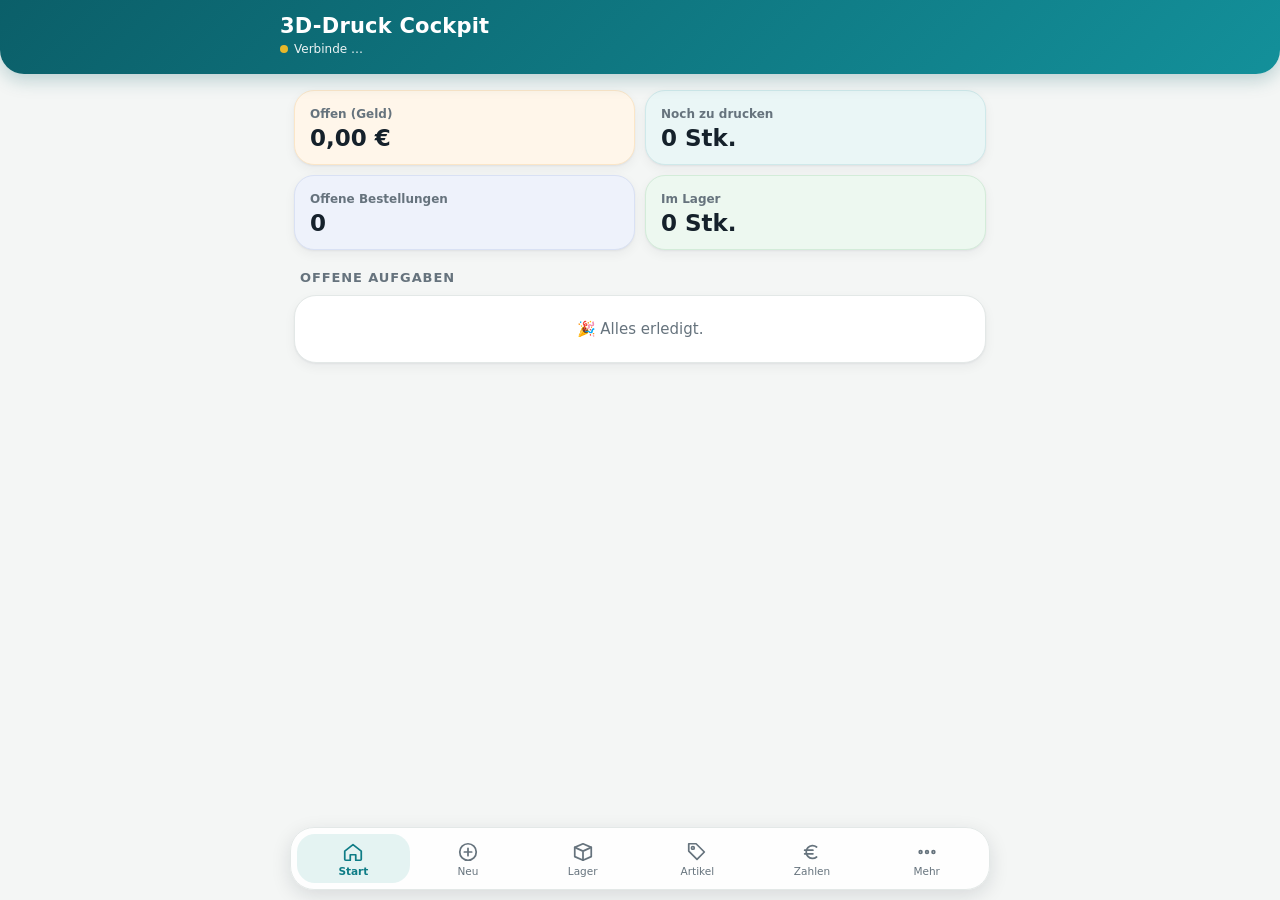
<file: index.html>
<!DOCTYPE html>
<html lang="de">
<head>
<base target="_top">
<meta charset="utf-8">
<meta name="viewport" content="width=device-width, initial-scale=1, viewport-fit=cover">
<meta name="theme-color" content="#0b5f69">
<meta name="apple-mobile-web-app-capable" content="yes">
<meta name="mobile-web-app-capable" content="yes">
<meta name="apple-mobile-web-app-status-bar-style" content="black-translucent">
<meta name="apple-mobile-web-app-title" content="3D-Druck">
<title>3D-Druck Cockpit</title>
<script>
// PWA-Dateien nur einbinden, wenn die Seite nicht innerhalb von Google Apps Script läuft
(function(){
  if (/googleusercontent\.com$|script\.google\.com$/.test(location.hostname)) return;
  [['manifest','manifest.webmanifest'],['apple-touch-icon','apple-touch-icon-v2.png'],['icon','icon-192-v2.png']].forEach(function(l){
    var e=document.createElement('link'); e.rel=l[0]; e.href=l[1]; document.head.appendChild(e);
  });
  if ('serviceWorker' in navigator && location.protocol==='https:') navigator.serviceWorker.register('sw.js').catch(function(){});
})();
</script>
<style>
:root{
  color-scheme:light;
  --bg:#f4f6f5; --card:#ffffff; --ink:#15212b; --muted:#66737d; --line:#e3e8e7;
  --accent:#0e7c86; --accent2:#0b5f69; --soft:#e4f3f2; --field:#f8fbfb;
  --grad:linear-gradient(135deg,#0b5f69 0%,#13909a 100%);
  --ok:#15803d; --okbg:#e7f5ec; --warn:#b45309; --warnbg:#fdf3e4; --bad:#c62828; --badbg:#fdecec;
  --shadow:0 1px 2px rgba(17,24,39,.05),0 4px 12px rgba(17,24,39,.05);
}
@media (prefers-color-scheme: dark){
  :root{color-scheme:dark;--bg:#0f1115;--card:#181b21;--ink:#e5e7eb;--muted:#9ca3af;--line:#2a2e36;--soft:#14363a;--field:#13161b;
    --accent:#5cc8cf;--accent2:#9fe0e4;--grad:linear-gradient(135deg,#0a4249,#0f6a73);
    --okbg:#12301f;--warnbg:#33240c;--badbg:#3a1414;--shadow:0 1px 2px rgba(0,0,0,.5)}
}
*{box-sizing:border-box;-webkit-tap-highlight-color:transparent}
html,body{margin:0}
body{font-family:system-ui,-apple-system,"Segoe UI",Roboto,sans-serif;background:var(--bg);color:var(--ink);padding-bottom:calc(96px + env(safe-area-inset-bottom));-webkit-text-size-adjust:100%;font-size:15px}
header{background:var(--grad);color:#fff;padding:calc(14px + env(safe-area-inset-top)) 18px 18px;position:sticky;top:0;z-index:5;border-radius:0 0 24px 24px;box-shadow:0 6px 18px rgba(11,95,105,.25)}
header .row{max-width:720px;margin:0 auto}
header h1{font-size:21px;margin:0;letter-spacing:.2px;font-weight:800}
.sub{font-size:12px;opacity:.92;margin-top:4px;display:flex;align-items:center;gap:6px}
.dot{width:8px;height:8px;border-radius:50%;background:#fbbf24;display:inline-block}
.dot.on{background:#4ade80}
main{padding:16px 14px;max-width:720px;margin:0 auto}
nav{position:fixed;left:10px;right:10px;bottom:calc(10px + env(safe-area-inset-bottom));display:flex;gap:2px;padding:6px;background:rgba(255,255,255,.86);-webkit-backdrop-filter:blur(16px);backdrop-filter:blur(16px);border:1px solid var(--line);border-radius:24px;z-index:6;box-shadow:0 6px 20px rgba(17,24,39,.12);max-width:700px;margin:0 auto}
body.nl{padding-bottom:calc(170px + env(safe-area-inset-bottom))} body.nl nav{bottom:calc(78px + env(safe-area-inset-bottom))}
@media (prefers-color-scheme: dark){ nav{background:rgba(26,22,41,.88)} }
nav button{flex:1;padding:7px 0 6px;border:0;background:none;font-size:10.5px;color:var(--muted);display:flex;flex-direction:column;align-items:center;gap:2px;font-family:inherit;border-radius:18px;transition:background .15s,color .15s}
nav svg{width:22px;height:22px;stroke:currentColor;fill:none;stroke-width:1.9;stroke-linecap:round;stroke-linejoin:round}
nav button.on{color:var(--accent);font-weight:700;background:var(--soft)}
h2{font-size:13px;margin:20px 6px 10px;color:var(--muted);text-transform:uppercase;letter-spacing:.9px;font-weight:800}
h3{font-size:18px;margin:2px 0 12px;font-weight:800}
.card{background:var(--card);border-radius:22px;padding:16px;margin-bottom:12px;box-shadow:var(--shadow);border:1px solid var(--line)}
.kpis{display:grid;grid-template-columns:1fr 1fr;gap:10px;margin-bottom:4px}
.kpi{border-radius:20px;padding:13px 15px;box-shadow:var(--shadow);position:relative;overflow:hidden;background:var(--card);border:1px solid var(--line)}


.kpi b{display:block;font-size:23px;margin-top:3px;font-weight:800}
.kpi span{font-size:12px;color:var(--muted);font-weight:600}
.kpi.hot b{color:var(--warn)}
.kpis .kpi:nth-child(4n+1){background:#fff6ea;border-color:#fbe6c8}.kpis .kpi:nth-child(4n+2){background:#eaf6f6;border-color:#cfe9ea}.kpis .kpi:nth-child(4n+3){background:#eef2fb;border-color:#d9e1f4}.kpis .kpi:nth-child(4n+4){background:#edf8f0;border-color:#d3ecd9}
@media (prefers-color-scheme: dark){ .kpis .kpi{background:var(--card)!important;border-color:var(--line)!important} }
.row{display:flex;justify-content:space-between;align-items:center;gap:8px}
.wrap{flex-wrap:wrap}
.muted{color:var(--muted);font-size:13px}
.pill{display:inline-block;font-size:12px;padding:3px 9px;border-radius:20px;background:var(--soft);color:var(--accent2);font-weight:600;white-space:nowrap}
.pill.ok{background:var(--okbg);color:var(--ok)}
.pill.warn{background:var(--warnbg);color:var(--warn)}
.pill.bad{background:var(--badbg);color:var(--bad)}
.warn{color:var(--warn);font-size:13px}
.err{color:var(--bad);font-size:13px}
button{font-family:inherit}
.btn{background:var(--grad);color:#fff;border:0;border-radius:14px;padding:11px 16px;font-size:15px;font-weight:700;touch-action:manipulation;cursor:pointer;}
.btn:active{transform:scale(.98)}
.btn.sec,.btn.ghost,.btn.danger{box-shadow:none}
.btn.sec{background:var(--soft);color:var(--accent2)}
.btn.ghost{background:transparent;color:var(--accent);padding:8px 10px}
.btn.danger{background:var(--badbg);color:var(--bad)}
.btn.big{width:100%;padding:15px;font-size:16px;margin-top:10px}
.btn:disabled{opacity:.5}
.btns{display:flex;gap:8px;flex-wrap:wrap;margin-top:10px}
label{display:block;font-size:13px;color:var(--muted);margin:10px 0 4px;font-weight:600}
input,select,textarea{width:100%;font-size:16px;padding:12px;border:1px solid var(--line);border-radius:12px;background:var(--field);color:var(--ink);font-family:inherit}
input:focus,select:focus,textarea:focus{outline:2px solid var(--accent);outline-offset:0;border-color:transparent}
.inp-row{display:flex;gap:10px}.inp-row>div{flex:1;min-width:0}
table{width:100%;border-collapse:collapse;font-size:14px}
td,th{padding:8px 4px;border-bottom:1px solid var(--line);text-align:left}
td.r,th.r{text-align:right}
.toast{position:fixed;top:calc(14px + env(safe-area-inset-top));left:50%;transform:translateX(-50%);background:#0f172a;color:#fff;padding:11px 16px;border-radius:12px;font-size:14px;display:none;z-index:40;max-width:92%;box-shadow:0 8px 24px rgba(0,0,0,.25)}
.toast.bad{background:var(--bad)}
.ov{display:none;position:fixed;inset:0;background:rgba(15,23,42,.5);z-index:20;overflow:auto;padding:12px}
.ov.top{z-index:30}
.ov .card{max-width:560px;margin:max(16px,env(safe-area-inset-top)) auto 24px}
.mh{display:flex;justify-content:space-between;align-items:center;margin-bottom:6px}
.mh h3{margin:0}
.x{border:0;background:var(--soft);color:var(--accent2);width:34px;height:34px;border-radius:50%;font-size:16px}
details{margin-bottom:8px}
.sumh{font-weight:700;font-size:15px;padding:12px 4px;cursor:pointer;color:var(--accent2);list-style:none;display:flex;justify-content:space-between;align-items:center}
.sumh::-webkit-details-marker{display:none}
.sumh::after{content:'▾';color:var(--muted)}
details[open]>.sumh::after{content:'▴'}
.th{width:46px;height:46px;border-radius:14px;object-fit:cover;flex:0 0 auto;background:var(--soft);display:flex;align-items:center;justify-content:center;font-weight:700;color:var(--accent2);font-size:18px}
.th.lg{width:96px;height:96px;border-radius:18px;font-size:34px}
.th.sm{width:36px;height:36px;border-radius:10px;font-size:14px}
.list{background:var(--card);border:1px solid var(--line);border-radius:22px;box-shadow:var(--shadow);overflow:hidden;margin-bottom:12px}
.li{display:flex;align-items:center;gap:12px;padding:10px 14px;border-bottom:1px solid var(--line);width:100%;background:none;border-left:0;border-right:0;border-top:0;text-align:left;color:inherit;font-size:inherit}
.li:last-child{border-bottom:0}
.li .t{flex:1;min-width:0}
.li .t b{display:block;white-space:nowrap;overflow:hidden;text-overflow:ellipsis}
.li .t small{display:block;color:var(--muted);font-size:12.5px;white-space:nowrap;overflow:hidden;text-overflow:ellipsis}
.li.off{opacity:.55}
.search{margin-bottom:10px}
.chips{display:flex;gap:8px;margin:0 0 10px;overflow-x:auto}
.chip{border:1px solid var(--line);background:var(--card);color:var(--ink);padding:7px 12px;border-radius:20px;font-size:13px;white-space:nowrap}
.chip.on{background:var(--accent);border-color:transparent;color:#fff;font-weight:700}
.step{display:inline-flex;align-items:center;border:1px solid var(--line);border-radius:12px;overflow:hidden;background:var(--field)}
.step button{border:0;background:none;width:40px;height:38px;font-size:20px;color:var(--accent);font-weight:700}
.step button:disabled{color:var(--muted);opacity:.4}
.step span{min-width:42px;text-align:center;font-weight:700;font-size:15px}
.ord{border-top:1px solid var(--line);padding:12px 0 4px}
.row + .ord{border-top:0}
.ctl{display:grid;grid-template-columns:auto 1fr auto;align-items:center;gap:8px;margin-top:8px}
.ctl .lbl{font-size:13px;color:var(--muted)}
.task{border-left:4px solid #e3a03a}
.task.late{border-left-color:var(--bad)}
.picker-btn{display:flex;align-items:center;gap:12px;width:100%;padding:10px 12px;border:1px solid var(--line);border-radius:14px;background:var(--field);color:var(--ink);text-align:left;font-size:15px}
.picker-btn .t{flex:1;min-width:0}
.picker-btn small{display:block;color:var(--muted)}
.photo{display:flex;align-items:center;gap:14px}
.photo input{display:none}
.sugg{position:relative}
.sugg-list{position:absolute;left:0;right:0;top:100%;background:var(--card);border:1px solid var(--line);border-radius:12px;box-shadow:var(--shadow);z-index:4;max-height:220px;overflow:auto;display:none}
.sugg-list button{display:block;width:100%;text-align:left;padding:11px 12px;border:0;border-bottom:1px solid var(--line);background:none;color:var(--ink);font-size:15px}
.check{display:flex;align-items:center;gap:12px;padding:10px 0;border-bottom:1px solid var(--line)}
.check input{width:22px;height:22px;margin:0;flex:0 0 auto}
.empty{text-align:center;color:var(--muted);padding:24px 8px}
.big-num{font-size:26px;font-weight:800}
</style>
</head>
<body>
<header><div class="row" style="display:block">
  <h1>3D-Druck Cockpit</h1>
  <div class="sub"><span class="dot" id="dot"></span><span id="status">lädt…</span></div>
</div></header>
<main id="view"></main>
<nav id="nav">
  <button data-tab="start" class="on"><svg viewBox="0 0 24 24"><path d="M3 11l9-7 9 7v9a1 1 0 0 1-1 1h-5v-6H9v6H4a1 1 0 0 1-1-1z"/></svg>Start</button>
  <button data-tab="neu"><svg viewBox="0 0 24 24"><circle cx="12" cy="12" r="9"/><path d="M12 8v8M8 12h8"/></svg>Neu</button>
  <button data-tab="lager"><svg viewBox="0 0 24 24"><path d="M3 7l9-4 9 4v10l-9 4-9-4z"/><path d="M3 7l9 4 9-4M12 11v10"/></svg>Lager</button>
  <button data-tab="artikel"><svg viewBox="0 0 24 24"><path d="M20 12l-8 8-9-9V3h8z"/><circle cx="7.5" cy="7.5" r="1.5"/></svg>Artikel</button>
  <button data-tab="zahlen"><svg viewBox="0 0 24 24"><path d="M17 6.5A7 7 0 1 0 17 17.5"/><path d="M4 10h9M4 14h9"/></svg>Zahlen</button>
  <button data-tab="mehr"><svg viewBox="0 0 24 24"><circle cx="5" cy="12" r="1.5"/><circle cx="12" cy="12" r="1.5"/><circle cx="19" cy="12" r="1.5"/></svg>Mehr</button>
</nav>
<div class="toast" id="toast"></div>
<div class="ov" id="modal"><div class="card" id="modalBody"></div></div>
<div class="ov top" id="picker"><div class="card" id="pickerBody"></div></div>

<script>
/* ================= Einstellungen ================= */
const API_URL = 'https://script.google.com/macros/s/AKfycbzCOCM_-jRAiI1YzVoFVQUmCWDIrMsJbJTyCYVATQOTVAGAcqBtCift2mKeT23VhmwS/exec';
const DEMO = /[?&]demo\b/.test(location.search);   // Testmodus: Daten nur im Browser, nie in der echten Tabelle
const POLL_MS = 10000;
// ===== App-Version: bei JEDEM Umbau APP_BUILD erhöhen und CHANGES ergänzen =====
const APP_VERSION = '2.10', APP_BUILD = 210, APP_DATE = '11.11.2026';
const CHANGES = [
  ['2.10','11.11.2026','Nachkalkulieren: Artikel öffnen → „🧮 Nachkalkulieren“. Neu: 💝 Preisnachlass je Bestellung (%, €, Geschenk, Anlass).'],
  ['2.9','09.11.2026','Beim Start „Verbinde …“ mit schnellen Wiederholversuchen; offline alle 4 s neuer Versuch; letzte Störung wird angezeigt.'],
  ['2.8','09.11.2026','Verbindung robuster: Zeitlimit, Speichern wird bei Serverfehlern wiederholt statt verworfen. Tippen auf „Offline“ zeigt den Grund und „Jetzt neu verbinden“.'],
  ['2.7','08.11.2026','Umzug auf GitHub Pages: keine Credits-Grenze, kein Netlify-Hinweis mehr.'],
  ['2.6','08.11.2026','Gleichzeitiges Arbeiten: Änderungen werden zusammengeführt statt verworfen. Versionsanzeige und Update-Hinweis.'],
  ['2.5','08.11.2026','Lager-Verlauf; Bestand zeigt frei / reserviert / unterwegs.'],
  ['2.4','08.11.2026','„+ gedruckt“ bucht ins Lager, „+ bezahlt“ wieder aus.'],
  ['2.3','08.11.2026','Kommission (Ware mitgeben, verkauft, zurück) und „Gedruckt → ins Lager“.'],
  ['2.2','08.11.2026','Neues Design und App-Symbol, Datensicherung (Download + wöchentlich automatisch).'],
  ['2.1','08.11.2026','Fotos: Kamera oder Galerie, Foto ändern/entfernen.'],
  ['2.0','08.11.2026','Handy-App mit Fotos, Suche, Lager, Minus-Knöpfen.']
];
const SAVE_RATE = 0.10; // Mengenrabatt-Annahme für den Richtwert (wie in der Tabelle)

/* ================= Startdaten (Export) – nur falls die Tabelle leer ist ================= */
// [nr, name, variante, kalkuliert, manuell, aktiv, notiz, Stromkosten N, Verschleiß O, Selbstkosten-Kalk. S]
const SEED_ART = [
[1,"Flughörnchen","",3.5,null,1,"Lauegrün",0.105,1.5,3.22],[2,"drehbarer Oktopus","",4,null,1,"Lauegrün",0.1225,1.75,3.84525],
[3,"Drache","",16,18,1,"",0.28,4,15.70625],[4,"schuleinführungstift","",14.5,null,1,"",0.504,7.2,14.07125],
[5,"Drück-zum-Dreh-Quetschball","",4.5,null,0,"",0.161,2.3,4.361875],[6,"Gekettelte Zitrus-Fidget orange","",8,null,1,"",0.168,2.4,7.5775],
[7,"Pflanzen Augen","",3.5,null,1,"",0.098,1.4,3.4435],[8,"Maiskolben mit Glubschaugen","",4,5,1,"Kalkulation bei Stk auf Platte",0.0875,1.25,3.911875],
[9,"Geist halloween balon","",5,null,1,"",0.0805,1.15,4.583625],[10,"Monitor Ghost","",6.5,null,1,"",0.1575,2.25,6.015625],
[11,"lilie 3fach gestrickt im Topf","",7,4.5,1,"",0.245,3.5,6.95],[12,"Gruselige Hände","",9,null,1,"",0.2275,3.25,8.53375],
[13,"ausziehbare geister","",3.5,null,1,"",0.133,1.9,3.479],[14,"kürbis mit wackelaugen","",10,null,1,"",0.3045,4.35,9.982125],
[15,"halloween 2 kübis konzepte","",8.5,2,1,"8 Stk 8,50 / 2 Stk 2,00",0.315,4.5,8.4085],[16,"E.T. Klein ohne Leuchtfinger","",12,null,1,"",0.308,4.4,11.5955],
[17,"E.T. groß mit Leuchtfinger","",34,null,1,"",0.98,14,33.598125],[18,"Gremlins klein","",9,null,1,"",0.1995,2.85,8.903625],
[19,"Gremlins 150%","",16.5,null,1,"",0.399,5.7,16.379875],[20,"Horror Dog – Der mit dem Knopfauge","",15.5,null,1,"",0.4865,6.95,15.271875],
[21,"Barlog X=110mm x Y=123mm x Z=149","",13,null,1,"einfarbig",0.4025,5.75,12.553125],[22,"Barlog X=xxmm x Y=xxmm x Z=200","schwarz",22,11,1,"",0.7035,10.05,21.604375],
[23,"halloween hat monitor grinch","",3,2.5,1,"8 Stück je Platte",0.030625,0.4375,2.73203125],[24,"Kürbis-Deko-Set Halloween Herbst","",4.5,null,1,"",0.14,2,4.435],
[25,"Individuelle LEGO Figur 20 cm","",12,null,1,"",0.2765,3.95,11.933125],[26,"Individuelles LEGO namens Schild","",7,null,1,"",0.1225,1.75,6.928125],
[27,"neugierige katze","",3.5,null,1,"",0.07,1,3.2075],[28,"Coraline Bath and Body Works Kerzenhalter","",29.5,null,1,"",1.0045,14.35,29.467125],
[29,"Zero – Der Geisterhund * 500% ~12 cm","",13,null,1,"",0.434,6.2,12.8465],[30,"Mein letzter Nerv","",7,null,1,"",0.2275,3.25,6.684375],
[31,"gestrickter Grinch, 10 cm","",11.5,7.5,1,"",0.378,5.4,11.0945],[32,"Gestrickte Weihnachtsschleife","",4,null,1,"",0.14,2,3.709],
[33,"Minigrinch-Monitor","",4,null,1,"",0.133,1.9,3.96275]
];
// [Datum, Besteller, Artikelnr, Variante, manueller Stückpreis, bestellt, gedruckt, bezahlt, Notiz]
const SEED_ORD = []; // Startbestellungen entfernt (Daten kommen aus der Google-Tabelle; keine Namen im öffentlichen Code)
const DEF_SET = {rolle:1000,strom:0.35,watt:100,verschl:0.5,arbeit:15,ausschuss:0.10,gewinn:0.25,runden:0.5};
function defaults(){
  return { v:3, rev:0, settings:{...DEF_SET},
    articles:SEED_ART.map(a=>({nr:a[0],name:a[1],variant:a[2],calc:a[3],manual:a[4],active:a[5]===1,note:a[6],N:a[7],O:a[8],S:a[9],stock:0,img:null})),
    orders:SEED_ORD.map((o,i)=>({id:'o'+(i+1),date:o[0],buyer:o[1],nr:o[2],variant:o[3],manual:o[4],qty:o[5],printed:o[6],paid:o[7],note:o[8]})) };
}
// Ältere Stände um neue Felder ergänzen
function normalize(x){
  x.settings = Object.assign({...DEF_SET}, x.settings||{});
  x.articles.forEach(a=>{ if(!Number.isFinite(a.stock)) a.stock=0; if(a.img===undefined) a.img=null; if(a.active===undefined) a.active=true; });
  // Lagerlogik v4: gedruckte, noch nicht bezahlte Stücke liegen im Lager (inStock).
  // Ältere Bestellungen: deren gedruckte, unbezahlte Stücke gelten als schon übergeben (legacy), Lager bleibt unverändert.
  x.orders.forEach(o=>{ if(!Number.isFinite(o.inStock)){ o.inStock=0; o.legacy=Math.max(0,(o.printed||0)-(o.paid||0)); } if(!Number.isFinite(o.legacy)) o.legacy=0; delete o.fromStock; });
  if(!Array.isArray(x.consign)) x.consign=[];   // Kommission (mitgegebene Ware)
  if(!Array.isArray(x.moves)) x.moves=[];       // Lager-Verlauf (neueste zuerst, max. 200)
  return x;
}

/* ================= Hilfsfunktionen ================= */
let S=null, live=false, tab='start', saving=false, dirty=false;
let selBuyer=null, paySel={}, delArmed=false, artFilter='aktiv', lagerFilter='alle';
let lagerMode='bestand', kommFilter='offen', mNr=null, mQty=1;
let calcEdit=null;   // Artikelnummer, die gerade nachkalkuliert wird (null = neuer Artikel)
const CALC_FIELDS=['r_roll','r_inh','r_fil','r_son','r_std','r_min','r_zn','r_zp','r_nach'];
function readCalcInputs(){ const o={}; CALC_FIELDS.forEach(id=>{ const v=num($('#'+id).value); if(v!=null&&!Number.isNaN(v)) o[id]=v; }); return o; }
let newNr=null, newQty=1, editNr=null, pendingImg={}; // pendingImg[ziel] = data-URL | '' (entfernen)
const $ = s => document.querySelector(s);
const esc = s => String(s==null?'':s).replace(/[&<>"']/g,c=>({'&':'&amp;','<':'&lt;','>':'&gt;','"':'&quot;',"'":'&#39;'}[c]));
const EUR = n => Number(n||0).toLocaleString('de-DE',{style:'currency',currency:'EUR'});
const num = v => { const t=String(v==null?'':v).replace(/\s/g,'').replace(',','.'); if(t==='') return null; const n=Number(t); return Number.isFinite(n)?n:NaN; };
const dec = n => String(n).replace('.',',');
const today = () => new Date().toISOString().slice(0,10);
const daysSince = d => Math.floor((new Date(today())-new Date(d))/86400000);
const fmtDate = d => { const p=String(d).split('-'); return p.length===3?`${p[2]}.${p[1]}.${p[0]}`:d; };
const art = nr => S.articles.find(a=>a.nr===Number(nr));
const usedPrice = a => a.manual!=null ? a.manual : (a.calc!=null ? a.calc : null);
const itemName = o => { const a=art(o.nr); const v=o.variant||(a&&a.variant)||''; return (a?a.name:'Artikel '+o.nr)+(v?' ('+v+')':''); };
const byName = (x,y) => x.localeCompare(y,'de',{sensitivity:'base'});
const buyers = () => [...new Set(S.orders.map(o=>o.buyer))].sort(byName);
const hasGas = () => !!(window.google && google.script && google.script.run);
const nextNr = () => Math.max(0,...S.articles.map(a=>a.nr))+1;

// Preisnachlass einer Bestellung: {p: Prozent, a: € auf die ganze Bestellung, gift: Geschenk, why: Anlass}
function discUnit(base, qty, disc){
  if(base==null || !disc) return base;
  if(disc.gift) return 0;
  let u=base;
  if(disc.p) u=u*(1-disc.p/100);
  if(disc.a) u=u-disc.a/Math.max(1,qty);
  return Math.max(0, Math.round(u*100)/100);
}
function discLabel(d){ if(!d) return ''; return d.gift?'🎁 Geschenk':[d.p?'−'+dec(d.p)+' %':'', d.a?'−'+EUR(d.a):''].filter(Boolean).join(' '); }
function info(o){
  const a = art(o.nr);
  const base = o.manual!=null ? o.manual : (a ? usedPrice(a) : null);
  const u = discUnit(base, o.qty, o.disc);
  const ok = u!=null && !Number.isNaN(u);
  return { a, u, base, isDisc: ok && base!=null && u!==base, ok,
    toPrint: Math.max(0,o.qty-o.printed),
    billable: Math.max(0,Math.min(o.printed,o.qty)-o.paid),
    open: ok ? Math.max(0,o.qty-o.paid)*u : 0,
    sum: ok ? o.qty*u : 0, got: ok ? o.paid*u : 0,
    done: o.printed>=o.qty && o.paid>=o.qty };
}
function richtwert(a){
  if(!a || a.calc==null || a.S==null || a.N==null || a.O==null) return null;
  if(usedPrice(a)!==a.calc) return null;
  const s=S.settings, raw=a.S - SAVE_RATE*(a.N+a.O)*(1+s.gewinn);
  return Math.ceil(Math.max(0,raw)/s.runden - 1e-9)*s.runden;
}

/* ================= Bilder ================= */
const imgMem = {}, imgLoading = {};
function imgKey(a){ return a && a.img ? a.nr+':'+a.img : null; }
function cachedImg(k){
  if(imgMem[k]) return imgMem[k];
  try{ const c=JSON.parse(localStorage.getItem('ci:'+k.split(':')[0])||'null'); if(c && c.k===k){ imgMem[k]=c.d; return c.d; } }catch(e){}
  return null;
}
function storeImg(k,d){ imgMem[k]=d; try{ localStorage.setItem('ci:'+k.split(':')[0], JSON.stringify({k,d})); }catch(e){} }
function thumb(a, cls){
  const k = imgKey(a), c = cls||'';
  if(k){ const d=cachedImg(k); return `<img class="th ${c}" alt="" data-img="${k}"${d?` src="${d}"`:''}>`; }
  const ch = a ? (a.name||'?').trim().charAt(0).toUpperCase() : '?';
  return `<div class="th ${c}">${esc(ch)}</div>`;
}
function hydrateImgs(){
  document.querySelectorAll('img[data-img]:not([src])').forEach(el=>{
    const k=el.dataset.img, d=cachedImg(k);
    if(d){ el.src=d; return; }
    if(imgLoading[k] || !live) return;
    imgLoading[k]=true;
    call('getImage', k.split(':')[0]).then(data=>{
      if(data){ storeImg(k,data); document.querySelectorAll(`img[data-img="${k}"]`).forEach(e=>e.src=data); }
    }).catch(()=>{}).finally(()=>{ setTimeout(()=>{ delete imgLoading[k]; }, 30000); });
  });
}
// Foto verkleinern (max. 320 px, JPEG) → data-URL
function readImage(file){
  return new Promise((res,rej)=>{
    const url=URL.createObjectURL(file), img=new Image();
    img.onload=()=>{
      const max=320, s=Math.min(1,max/Math.max(img.naturalWidth,img.naturalHeight));
      const w=Math.max(1,Math.round(img.naturalWidth*s)), h=Math.max(1,Math.round(img.naturalHeight*s));
      const c=document.createElement('canvas'); c.width=w; c.height=h;
      const g=c.getContext('2d'); g.fillStyle='#fff'; g.fillRect(0,0,w,h); g.drawImage(img,0,0,w,h);
      URL.revokeObjectURL(url);
      let q=0.75, d=c.toDataURL('image/jpeg',q);
      while(d.length>45000 && q>0.3){ q-=0.1; d=c.toDataURL('image/jpeg',q); }
      d.length>45000 ? rej(new Error('Bild zu groß')) : res(d);
    };
    img.onerror=()=>{ URL.revokeObjectURL(url); rej(new Error('Bild konnte nicht gelesen werden')); };
    img.src=url;
  });
}
function photoField(target, a){
  const p = pendingImg[target];
  let preview, has;
  if(p){ preview=`<img class="th lg" alt="" src="${p}">`; has=true; }
  else if(p==='' || !a || !a.img){ preview='<div class="th lg">📷</div>'; has=false; }
  else { preview=thumb(a,'lg'); has=true; }
  const pb='display:flex;align-items:center;justify-content:center;margin:0;color:var(--accent2);padding:10px 8px;font-size:14px;flex:1';
  return `<label>Foto${has?' – zum Ändern einfach ein neues aufnehmen':''}</label><div class="photo">${preview}
    <div style="flex:1;min-width:0"><div style="display:flex;gap:8px">
      <label class="btn sec" style="${pb}">📷 Kamera<input type="file" accept="image/*" capture="environment" data-photo="${target}"></label>
      <label class="btn sec" style="${pb}">🖼️ Galerie<input type="file" accept="image/*" data-photo="${target}"></label></div>
    ${has?`<button class="btn ghost" data-act="photo-del" data-t="${target}" style="color:var(--bad);padding:8px 2px">🗑️ Foto entfernen</button>`:'<div class="muted" style="margin-top:6px">Kleines Bild reicht – wird automatisch verkleinert.</div>'}
    </div></div>`;
}
// Bild hochladen und am Artikel vermerken; false bei Fehler
async function applyPhoto(a, target){
  const p = pendingImg[target];
  if(p===undefined) return true;
  if(!live){ toast('Foto braucht Verbindung zur gemeinsamen Tabelle', true); return false; }
  try{
    const r = await call('saveImage', String(a.nr), p||'');
    if(!r || !r.ok) throw new Error((r&&r.error)||'Upload fehlgeschlagen');
    if(p){ const v=Date.now().toString(36); a.img=v; storeImg(a.nr+':'+v, p); } else a.img=null;
    delete pendingImg[target];
    return true;
  }catch(e){ toast('Foto nicht gespeichert: '+e.message, true); return false; }
}

/* ================= Server / Speichern ================= */
let demoDb = null;
function demoCall(fn, args){
  if(/failstart/.test(location.search) && !demoCall.failed){ demoCall.failed=1; return Promise.reject(new Error('Test: erster Verbindungsversuch fehlgeschlagen')); } // nur Testmodus
  if(!demoDb){ try{ demoDb=JSON.parse(localStorage.getItem('demoDb')||'null'); }catch(e){} demoDb=demoDb||{state:null,img:{}}; }
  const save=()=>{ try{ localStorage.setItem('demoDb',JSON.stringify(demoDb)); }catch(e){} };
  return new Promise(r=>setTimeout(()=>{
    if(fn==='getState') return r(demoDb.state);
    if(fn==='getImage') return r(demoDb.img[args[0]]||null);
    if(fn==='saveImage'){ demoDb.img[args[0]]=args[1]; save(); return r({ok:true}); }
    if(fn==='saveState'){
      const inc=JSON.parse(args[0]), st=demoDb.state?JSON.parse(demoDb.state):null, sr=st?st.rev||0:0;
      if(st && sr>Number(args[1]||0)) return r({ok:false,conflict:true,state:demoDb.state});
      inc.rev=Math.max(Date.now(),sr+1); demoDb.state=JSON.stringify(inc); save(); return r({ok:true,rev:inc.rev});
    }
  },120));
}
// Anfrage mit Zeitlimit; verständliche Fehlermeldung, wenn Google keine gültige Antwort liefert
async function fetchJson(url, opt){
  const ac = window.AbortController ? new AbortController() : null;
  const to = setTimeout(()=>ac && ac.abort(), 25000);
  let r;
  try{ r = await fetch(url, {...opt, credentials:'omit', cache:'no-store', signal: ac?ac.signal:undefined}); }
  catch(e){ throw new Error(e && e.name==='AbortError' ? 'Zeitüberschreitung (keine Antwort nach 25 s)' : 'Keine Internetverbindung zu Google ('+(e&&e.message||e)+')'); }
  finally{ clearTimeout(to); }
  const txt = await r.text();
  try{ return JSON.parse(txt); }
  catch(e){ throw new Error('Google antwortet nicht richtig (HTTP '+r.status+'): '+txt.replace(/<[^>]+>/g,' ').replace(/\s+/g,' ').trim().slice(0,120)); }
}
async function apiGet(params){
  const j = await fetchJson(API_URL+'?'+new URLSearchParams(params), {});
  if(!j.ok) throw new Error(j.error||'Serverfehler'); return j;
}
async function apiPost(body){
  return fetchJson(API_URL, {method:'POST', headers:{'Content-Type':'text/plain;charset=utf-8'}, body:JSON.stringify(body)});
}
function call(fn, ...args){
  if(DEMO) return demoCall(fn, args);
  if(hasGas()) return new Promise((res,rej)=>google.script.run.withSuccessHandler(res).withFailureHandler(rej)[fn](...args));
  if(fn==='getState') return apiGet({a:'state'}).then(j=>j.state);
  if(fn==='getImage') return apiGet({a:'img',k:args[0]}).then(j=>j.data);
  if(fn==='saveState') return apiPost({a:'save',json:args[0],baseRev:args[1]});
  if(fn==='saveImage') return apiPost({a:'img',k:args[0],data:args[1]});
  return Promise.reject(new Error('unbekannt'));
}
/* ----- Gleichzeitiges Arbeiten: Zusammenführen statt Überschreiben -----
   BASE = letzter Stand vom Server, auf dem die eigenen Änderungen beruhen.
   Bei einem Konflikt wird (BASE, eigener Stand, Server-Stand) je Bestellung/Artikel/Kommission und Feld zusammengeführt:
   nur eine Seite geändert → diese gilt; beide geändert → Zähler (gedruckt, bezahlt, Lager …) werden addiert, sonst gilt die eigene Änderung. */
const LKEY = DEMO?'cockpit3d-demo':'cockpit3d';
let BASE=null;
const clone = x => JSON.parse(JSON.stringify(x));
const same = (a,b) => JSON.stringify(a)===JSON.stringify(b);
const COUNTERS = new Set(['printed','paid','stock','sold','returned','inStock','legacy']);
function setBase(x){ BASE=clone(x); try{ localStorage.setItem(LKEY+'-base', JSON.stringify(BASE)); }catch(e){} }
function mergeObj(b,l,r){
  const out={...r};
  for(const k of new Set([...Object.keys(l),...Object.keys(r)])){
    const bv=b?b[k]:undefined, lv=l[k], rv=r[k];
    if(same(lv,bv)) out[k]=rv;                                                                   // nur drüben geändert
    else if(COUNTERS.has(k) && [bv,lv,rv].every(v=>typeof v==='number')) out[k]=Math.max(0,rv+(lv-bv)); // Zähler: eigene Änderung dazurechnen
    else out[k]=lv;                                                                              // sonst gilt die eigene Änderung
  }
  return out;
}
function mergeList(b,l,r,key){
  const mb=new Map((b||[]).map(x=>[x[key],x])), ml=new Map(l.map(x=>[x[key],x])), mr=new Map(r.map(x=>[x[key],x]));
  const out=[];
  for(const id of [...new Set([...r.map(x=>x[key]),...l.map(x=>x[key])])]){
    const bx=mb.get(id), lx=ml.get(id), rx=mr.get(id);
    if(lx&&rx) out.push(bx?mergeObj(bx,lx,rx):lx);
    else if(lx) { if(!bx || !same(lx,bx)) out.push(lx); }      // neu hier – oder drüben gelöscht, hier aber geändert
    else if(rx) { if(!bx || !same(rx,bx)) out.push(rx); }      // neu drüben – oder hier gelöscht, drüben aber geändert
  }
  return out;
}
function mergeState(b, l, r){
  b=b||{articles:[],orders:[],consign:[],moves:[],settings:{}}; l=clone(l); r=clone(r);
  // Gleiche Artikelnummer auf beiden Seiten neu vergeben → eigenen Artikel umnummerieren
  const bn=new Set(b.articles.map(a=>a.nr)), rmap=new Map(r.articles.map(a=>[a.nr,a]));
  let maxNr=Math.max(0,...l.articles.map(a=>a.nr),...r.articles.map(a=>a.nr));
  for(const a of l.articles){
    if(bn.has(a.nr) || !rmap.has(a.nr) || same(a,rmap.get(a.nr))) continue;
    const old=a.nr, nu=++maxNr; a.nr=nu;
    l.orders.forEach(o=>{ if(o.nr===old && !b.orders.some(x=>x.id===o.id)) o.nr=nu; });
    l.consign.forEach(c=>{ if(c.nr===old && !b.consign.some(x=>x.id===c.id)) c.nr=nu; });
    (l.moves||[]).forEach(m=>{ if(m.nr===old && !(b.moves||[]).some(x=>x.d===m.d&&x.w===m.w)) m.nr=nu; });
    if(a.img){ const d=cachedImg(old+':'+a.img); if(d){ storeImg(nu+':'+a.img,d); call('saveImage',String(nu),d).catch(()=>{}); } }
  }
  const m={...r};
  m.settings=mergeObj(b.settings||{}, l.settings||{}, r.settings||{});
  m.articles=mergeList(b.articles,l.articles,r.articles,'nr');
  m.orders=mergeList(b.orders,l.orders,r.orders,'id');
  m.consign=mergeList(b.consign||[],l.consign||[],r.consign||[],'id');
  const mk=x=>x.d+'|'+x.nr+'|'+x.n+'|'+x.w, seen=new Set();
  m.moves=[...(r.moves||[]),...(l.moves||[])].filter(x=>{ const k=mk(x); if(seen.has(k)) return false; seen.add(k); return true; })
    .sort((x,y)=>y.d.localeCompare(x.d)).slice(0,200);
  m.rev=r.rev; m.appBuild=Math.max(l.appBuild||0, r.appBuild||0);
  return normalize(m);
}

function adopt(x){ S=normalize(x); setBase(S); saveLocal(); }
function saveLocal(){ try{ localStorage.setItem(LKEY, JSON.stringify(S)); }catch(e){} }
function persist(){ saveLocal(); dirty=true; flush(); }
let lastErr='', lastSync=0, connecting=true;
const errMsg = e => (e && e.message) ? e.message : String(e);
// Letzte Störung dauerhaft merken (auch nach erfolgreichem Wiederverbinden sichtbar)
function noteErr(m){ lastErr=m; try{ localStorage.setItem('cockpit3d-stoerung', JSON.stringify({t:Date.now(), m})); }catch(e){} }
function lastIncident(){ try{ return JSON.parse(localStorage.getItem('cockpit3d-stoerung')||'null'); }catch(e){ return null; } }
// Eigenen Stand auf dem Gerät sichern (falls etwas nicht zusammengeführt/gespeichert werden konnte)
function stashLocal(why){ try{ localStorage.setItem('cockpit3d-gesichert-'+new Date().toISOString().slice(0,16), JSON.stringify({why, state:S})); }catch(e){} }
async function flush(){
  if(!live || saving || !dirty) return;
  saving=true; dirty=false;
  let again=false;
  try{
    if((S.appBuild||0)<APP_BUILD) S.appBuild=APP_BUILD;   // zeigt älteren Geräten: es gibt eine neuere Version
    const sent=JSON.stringify(S);
    let r;
    try{ r = await call('saveState', sent, S.rev||0); }
    catch(e){ noteErr('Speichern: '+errMsg(e)); dirty=true; live=false; setStatus(); toast('Keine Verbindung – Änderung wird gespeichert, sobald wieder Verbindung besteht.', true); return; }
    if(r && r.ok){ S.rev=r.rev; const s=JSON.parse(sent); s.rev=r.rev; setBase(s); saveLocal(); lastSync=Date.now(); lastErr=''; }
    else if(r && r.conflict){
      const remote=normalize(JSON.parse(r.state));
      try{ S=mergeState(BASE, S, remote); setBase(remote); saveLocal(); dirty=true; again=true; }
      catch(e){ stashLocal('Zusammenführen: '+errMsg(e)); adopt(remote); lastErr='Zusammenführen: '+errMsg(e); toast('Eine Änderung konnte nicht zusammengeführt werden – sie ist auf diesem Gerät gesichert.', true); }
      if(!busy()) render();
    }
    else { dirty=true; lastErr='Server: '+((r&&r.error)||'unbekannt'); toast('Server hat kurz nicht gespeichert – neuer Versuch folgt automatisch.', true); }  // nicht verwerfen, beim nächsten Abgleich erneut
  }finally{ saving=false; }
  if(again) flush();
}
function openSync(){
  const t=lastSync?new Date(lastSync).toLocaleString('de-DE'):'–';
  openModal(`<div class="mh"><h3>${live?'✅ Verbunden':'⚠️ Offline'}</h3><button class="x" data-act="modal-close">✕</button></div>
    <div class="muted" style="font-size:14px">Zuletzt erfolgreich gespeichert: <b>${t}</b><br>Ungespeicherte Änderungen auf diesem Gerät: <b>${dirty?'ja':'nein'}</b><br>App-Version: <b>${APP_VERSION}</b></div>
    ${lastErr?`<div class="card" style="background:var(--badbg);box-shadow:none;margin-top:10px;font-size:13px"><b>Letzter Fehler:</b><br>${esc(lastErr)}</div>`:''}
    ${(()=>{ const i=lastIncident(); return i?`<div class="muted" style="margin-top:8px;font-size:12.5px">Letzte Störung: ${new Date(i.t).toLocaleString('de-DE')} – ${esc(i.m)}</div>`:''; })()}
    <button class="btn big" data-act="sync-now">🔄 Jetzt neu verbinden</button>
    <button class="btn sec big" data-act="sync-reload">⬇️ Stand vom Server laden</button>
    <div class="muted" style="margin-top:8px">„Stand vom Server laden“ sichert vorher alles Ungespeicherte auf diesem Gerät.</div>`);
}
function toast(msg, bad){
  const t=$('#toast'); t.textContent=msg; t.className='toast'+(bad?' bad':''); t.style.display='block';
  clearTimeout(toast._t); toast._t=setTimeout(()=>t.style.display='none', bad?4000:2400);
}
function setStatus(){
  $('#dot').className='dot'+(live?' on':'');
  const day=new Date().toLocaleDateString('de-DE',{weekday:'long',day:'numeric',month:'long'});
  if(connecting && !live){ $('#dot').className='dot'; $('#status').textContent=(DEMO?'TESTMODUS · ':'')+'Verbinde …'; return; }
  $('#status').textContent=(DEMO?'TESTMODUS · ':'')+(live?day:'Offline – nur auf diesem Gerät · tippen für Details');
}

/* ================= Lager ================= */
// a.stock = alle Stücke, die physisch da sind. Davon für Bestellungen reserviert = gedruckt, aber noch nicht bezahlt/abgeholt.
const reserved = a => S.orders.reduce((s,o)=>s+(o.nr===a.nr?(o.inStock||0):0),0);
const freeStock = a => Math.max(0,(a.stock||0)-reserved(a));
const inKomm = a => S.consign.reduce((s,c)=>s+(c.nr===a.nr?Math.max(0,c.qty-c.sold-c.returned):0),0);
function logMove(nr, n, why){ if(!n) return; S.moves.unshift({d:new Date().toISOString(),nr,n,w:why}); if(S.moves.length>200) S.moves.length=200; }
function moveRows(list){
  return list.length?list.map(m=>{ const a=art(m.nr), dt=new Date(m.d); return `<div class="li">${thumb(a,'sm')}<div class="t"><b>${esc(a?a.name:'Artikel '+m.nr)}</b><small>${esc(m.w)} · ${dt.toLocaleDateString('de-DE')} ${dt.toLocaleTimeString('de-DE',{hour:'2-digit',minute:'2-digit'})}</small></div><b style="color:${m.n>0?'var(--ok)':'var(--bad)'}">${m.n>0?'+':'−'}${Math.abs(m.n)}</b></div>`; }).join(''):'<div class="empty">Noch keine Lagerbewegungen</div>';
}
// Gedruckt/bezahlt ändern und Lager mitführen: gedruckt → ins Lager, bezahlt (= abgeholt) → aus dem Lager
function setPP(o, pr, pd){
  const a=art(o.nr), sum={};
  const add=(n,why)=>{ if(a) a.stock=Math.max(0,(a.stock||0)+n); sum[why]=(sum[why]||0)+n; };
  while(o.printed<pr){ o.printed++; o.inStock++; add(1,'Gedruckt für Bestellung'); }
  while(o.printed>pr){ const held=o.printed>o.paid; o.printed--; if(held){ if(o.inStock>0){ o.inStock--; add(-1,'„Gedruckt“ zurückgenommen'); } else if(o.legacy>0) o.legacy--; } }
  while(o.paid<pd){ const held=o.printed>o.paid; o.paid++; if(held){ if(o.legacy>0) o.legacy--; else if(o.inStock>0){ o.inStock--; add(-1,'Bezahlt/abgeholt'); } } }
  while(o.paid>pd){ o.paid--; if(Math.max(0,o.printed-o.paid)>o.inStock+o.legacy){ o.inStock++; add(1,'„Bezahlt“ zurückgenommen'); } }
  Object.keys(sum).forEach(w=>logMove(o.nr,sum[w],w+' – '+o.buyer));
}
// Neue Bestellung: freie Stücke aus dem Lager für die Bestellung reservieren (zählen als gedruckt)
function takeFromStock(o){
  const a=art(o.nr); if(!a) return 0;
  const take=Math.min(freeStock(a), o.qty);
  o.printed=take; o.inStock=take; o.legacy=0;
  return take;
}

/* ================= Ansichten ================= */
function stepper(act, id, val, max, min){
  return `<div class="step"><button data-act="${act}-" data-id="${id}" ${val<=(min||0)?'disabled':''} aria-label="weniger">−</button><span>${val}${max!=null?'/'+max:''}</span><button data-act="${act}+" data-id="${id}" ${max!=null&&val>=max?'disabled':''} aria-label="mehr">+</button></div>`;
}

function vStart(){
  const rows=S.orders.map(o=>({o,i:info(o)}));
  const open=rows.filter(r=>!r.i.done);
  const sumOpen=rows.reduce((s,r)=>s+r.i.open,0), toPrint=rows.reduce((s,r)=>s+r.i.toPrint,0);
  const stockN=S.articles.reduce((s,a)=>s+(a.stock||0),0);
  let h=`<div class="kpis">
    <div class="kpi ${sumOpen>0?'hot':''}"><span>Offen (Geld)</span><b>${EUR(sumOpen)}</b></div>
    <div class="kpi"><span>Noch zu drucken</span><b>${toPrint} Stk.</b></div>
    <div class="kpi"><span>Offene Bestellungen</span><b>${open.length}</b></div>
    <div class="kpi"><span>Im Lager</span><b>${stockN} Stk.</b></div></div>
    <h2>Offene Aufgaben</h2>`;
  if(!open.length) return h+`<div class="card empty">🎉 Alles erledigt.</div>`;
  const groups={}; open.forEach(r=>{ (groups[r.o.buyer]=groups[r.o.buyer]||[]).push(r); });
  for(const name of Object.keys(groups).sort(byName)){
    const rs=groups[name].sort((a,b)=>a.o.date.localeCompare(b.o.date));
    const sum=rs.reduce((s,r)=>s+r.i.open,0);
    const late=rs.some(r=>r.i.toPrint>0 && daysSince(r.o.date)>4);
    const payAll=rs.some(r=>Math.min(r.o.qty,r.o.printed)>r.o.paid);
    h+=`<div class="card task ${late?'late':''}">
      <div class="row"><b style="font-size:17px">${esc(name)}</b><span class="pill ${sum>0?'warn':''}">${EUR(sum)}</span></div>
      ${rs.map(({o,i})=>`<div class="ord">
        <div class="row" data-edit="${o.id}" style="cursor:pointer">${thumb(i.a,'sm')}<div style="flex:1;min-width:0"><b>${esc(itemName(o))}</b> · ${o.qty} Stk.
          <div class="muted">${fmtDate(o.date)}${i.toPrint>0&&daysSince(o.date)>4?' · <span class="err">über 4 Tage</span>':''} · ${i.ok?(i.isDisc?`<s>${EUR(i.base)}</s> <b style="color:var(--accent)">${EUR(i.u)}</b>/Stk. · 💝 ${esc(o.disc.why||discLabel(o.disc))}`:EUR(i.u)+'/Stk.'):'<span class="err">kein Preis</span>'}${o.inStock?` · 📦 ${o.inStock} bereit im Lager`:''}</div></div><span class="muted">✎</span></div>
        <div class="ctl"><span class="lbl">Gedruckt</span><span></span>${stepper('pr',o.id,o.printed,o.qty)}</div>
        <div class="ctl"><span class="lbl">Bezahlt</span><span></span>${stepper('pd',o.id,o.paid,o.qty)}</div>
      </div>`).join('')}
      ${payAll?`<button class="btn sec big" data-act="pay-all" data-buyer="${esc(name)}">Alles Gedruckte von ${esc(name)} als bezahlt</button>`:''}
    </div>`;
  }
  return h;
}

function artPickBtn(nr, act){
  const a=nr!=null?art(nr):null;
  return `<button class="picker-btn" data-act="${act}">${a?thumb(a):'<div class="th">?</div>'}<span class="t"><b>${a?esc(a.nr+'. '+a.name):'Artikel wählen…'}</b>
    <small>${a?`${usedPrice(a)!=null?EUR(usedPrice(a)):'kein Preis'} · Lager: ${a.stock||0}${reserved(a)?` (frei ${freeStock(a)})`:''}`:'Antippen und Namen suchen'}</small></span><span class="muted">🔍</span></button>`;
}
function vNeu(){
  const a=newNr!=null?art(newNr):null;
  return `<div class="card"><h3>Neue Bestellung</h3>
    <label>Besteller</label>
    <div class="sugg"><input id="f_buyer" placeholder="Name eingeben" autocomplete="off"><div class="sugg-list" id="f_sugg"></div></div>
    <label>Artikel</label>${artPickBtn(newNr,'pick-new')}
    <div class="inp-row">
      <div><label>Menge</label>${stepper('nq','x',newQty,null,1)}</div>
      <div><label>Datum</label><input id="f_date" type="date" value="${today()}"></div>
    </div>
    <label>Variante (optional)</label><input id="f_var" value="${esc(a?a.variant:'')}">
    <label>Manueller Stückpreis (optional)</label><input id="f_manual" inputmode="decimal" placeholder="leer = Artikelpreis">
    ${discFields('f',null)}
    <label>Notiz (optional)</label><input id="f_note">
    <div id="f_out" class="muted" style="margin-top:10px"></div>
    <button class="btn big" data-act="save-new">Bestellung speichern</button></div>`;
}
// Bereich „Preisnachlass“ für Neu (pre='f') und Bearbeiten (pre='e')
function discFields(pre, d){
  d=d||{};
  const open=!!(d.p||d.a||d.gift);
  return `<details style="margin-top:12px" ${open?'open':''}><summary class="sumh" style="padding:8px 0">💝 Preisnachlass ${open?'· '+esc(discLabel(d)):'(optional)'}</summary>
    <div class="chips" style="flex-wrap:wrap">${[['10','−10 %'],['20','−20 %'],['50','−50 %'],['gift','🎁 Geschenk'],['clear','Kein Nachlass']].map(([v,l])=>`<button class="chip" data-act="disc" data-pre="${pre}" data-v="${v}">${l}</button>`).join('')}</div>
    <div class="inp-row"><div><label>Rabatt in %</label><input id="${pre}_dp" inputmode="decimal" value="${d.p?dec(d.p):''}"></div><div><label>oder € Nachlass (ganze Bestellung)</label><input id="${pre}_da" inputmode="decimal" value="${d.a?dec(d.a):''}"></div></div>
    <label style="display:flex;align-items:center;gap:10px"><input type="checkbox" id="${pre}_dg" ${d.gift?'checked':''} style="width:22px;height:22px">🎁 Geschenk (kostenlos)</label>
    <label>Anlass (optional)</label><input id="${pre}_dw" value="${esc(d.why||'')}" placeholder="z. B. Freundschaftspreis, Geburtstag">
  </details>`;
}
// Nachlass aus den Feldern lesen: null = kein Nachlass, {err} = ungültig
function readDisc(pre){
  const p=num($('#'+pre+'_dp').value), a=num($('#'+pre+'_da').value), gift=$('#'+pre+'_dg').checked, why=$('#'+pre+'_dw').value.trim();
  if(p!=null && (Number.isNaN(p)||p<0||p>100)) return {err:'Rabatt: 0 bis 100 %'};
  if(a!=null && (Number.isNaN(a)||a<0)) return {err:'Nachlass in € ungültig'};
  if(!gift && !p && !a) return null;
  return {p:p||null, a:a||null, gift:!!gift, why};
}
function updNeu(){
  const out=$('#f_out'); if(!out) return;
  const a=newNr!=null?art(newNr):null, m=num($('#f_manual').value);
  if(!a){ out.innerHTML=''; return; }
  const base=(m!=null&&!Number.isNaN(m))?m:usedPrice(a);
  const d=readDisc('f'), u=(d&&!d.err)?discUnit(base,newQty,d):base;
  let h=u==null?'<span class="err">Kein Preis – bitte manuell eingeben</span>'
    :(u!==base?`Stückpreis <s>${EUR(base)}</s> <b style="color:var(--accent)">${EUR(u)}</b> · Summe <b>${EUR(u*newQty)}</b> <span class="pill">💝 ${esc(d.why||discLabel(d))}</span>`
    :`Stückpreis <b>${EUR(u)}</b> · Summe <b>${EUR(u*newQty)}</b>`);
  if(d&&d.err) h+=`<div class="err">${d.err}</div>`;
  const take=Math.min(freeStock(a),newQty);
  if(take>0) h+=`<div class="pill ok" style="margin-top:8px">📦 ${take} Stk. werden aus dem Lager genommen</div>`;
  const rw=richtwert(a);
  if(rw!=null && newQty>=3) h+=`<div class="warn" style="margin-top:8px">Richtwert Mengenpreis ab 3 Stk.: ${EUR(rw)} pro Stück (wird nicht automatisch übernommen). <button class="btn ghost" data-act="richtwert" data-v="${dec(rw)}">Übernehmen</button></div>`;
  out.innerHTML=h; hydrateImgs();
}

/* ----- Kommission ----- */
function cInfo(c){ const out=Math.max(0,c.qty-c.sold-c.returned); return {out, due:Math.max(0,c.sold-c.paid)*(c.price||0), done:out===0&&c.paid>=c.sold}; }
function kommSums(){ return S.consign.reduce((t,c)=>{ const i=cInfo(c); t.out+=i.out; t.due+=i.due; return t; },{out:0,due:0}); }
function vKomm(){
  const k=kommSums();
  const list=S.consign.filter(c=>kommFilter==='alle'||!cInfo(c).done);
  const groups={}; list.forEach(c=>{ (groups[c.person]=groups[c.person]||[]).push(c); });
  let h=`<div class="kpis"><div class="kpi"><span>Unterwegs</span><b>${k.out} Stk.</b></div><div class="kpi hot"><span>Noch zu bekommen</span><b>${EUR(k.due)}</b></div></div>
    <button class="btn big" style="margin:4px 0 12px" data-act="komm-new">+ Ware mitgeben</button>
    <div class="chips"><button class="chip ${kommFilter==='offen'?'on':''}" data-act="kf" data-v="offen">Offen</button><button class="chip ${kommFilter==='alle'?'on':''}" data-act="kf" data-v="alle">Alle (auch erledigte)</button></div>`;
  const names=Object.keys(groups).sort(byName);
  if(!names.length) h+=`<div class="card empty">Keine Ware unterwegs.</div>`;
  for(const p of names){
    const cs=groups[p].sort((a,b)=>b.date.localeCompare(a.date));
    const out=cs.reduce((s,c)=>s+cInfo(c).out,0), due=cs.reduce((s,c)=>s+cInfo(c).due,0);
    h+=`<div class="card"><div class="row"><b style="font-size:17px">${esc(p)}</b><span>${out?`<span class="pill">${out} unterwegs</span> `:''}${due?`<span class="pill warn">${EUR(due)} offen</span>`:''}${!out&&!due?'<span class="pill ok">erledigt</span>':''}</span></div>
      ${cs.map(c=>{ const a=art(c.nr), i=cInfo(c); return `<div class="ord">
        <div class="row" data-komm="${c.id}" style="cursor:pointer">${thumb(a,'sm')}<div style="flex:1;min-width:0"><b>${esc(a?a.name:'Artikel '+c.nr)}</b> · ${c.qty} mitgegeben
          <div class="muted">${fmtDate(c.date)} · ${EUR(c.price)}/Stk.${c.note?' · '+esc(c.note):''}</div></div><span class="muted">✎</span></div>
        <div class="ctl"><span class="lbl">Verkauft</span><span></span>${stepper('ks',c.id,c.sold,null,0)}</div>
        <div class="ctl"><span class="lbl">Zurück ins Lager</span><span></span>${stepper('kr',c.id,c.returned,null,0)}</div>
        <div class="ctl"><span class="lbl">Bezahlt (von ${c.sold} verkauft)</span><span></span>${stepper('kp',c.id,c.paid,null,0)}</div>
        ${i.out?`<div class="muted" style="margin-top:6px">Noch unterwegs: <b>${i.out}</b></div><button class="btn sec big" data-act="kr-rest" data-id="${c.id}">Rest (${i.out}) zurück ins Lager</button>`:''}
      </div>`; }).join('')}</div>`;
  }
  return h;
}
function openKommNew(){
  mNr=null; mQty=1;
  openModal(`<div class="mh"><h3>Ware mitgeben</h3><button class="x" data-act="modal-close">✕</button></div>
    <label>An wen?</label><div class="sugg"><input id="k_person" placeholder="Name, z. B. Flohmarkt Oma" autocomplete="off"><div class="sugg-list" id="k_sugg"></div></div>
    <label>Artikel</label><div id="k_art">${artPickBtn(null,'pick-komm')}</div>
    <div class="inp-row"><div><label>Anzahl</label><div id="k_qty">${stepper('mq','x',mQty,null,1)}</div></div><div><label>Preis je Stück (€)</label><input id="k_price" inputmode="decimal"></div></div>
    <label>Notiz (optional)</label><input id="k_note" placeholder="z. B. Flohmarkt Dorfplatz 15.11.">
    <div id="k_hint" class="muted" style="margin-top:8px"></div>
    <div class="btns"><button class="btn" data-act="komm-save">Mitgeben</button><button class="btn sec" data-act="modal-close">Abbrechen</button></div>`);
}
function updKommHint(){
  const h=$('#k_hint'); if(!h) return; const a=mNr!=null?art(mNr):null;
  h.innerHTML=a?`Frei im Lager: <b>${freeStock(a)}</b> Stk. ${mQty>freeStock(a)?'<span class="err">– nicht genug frei. Erst Gedrucktes ins Lager buchen.</span>':`→ danach ${freeStock(a)-mQty} frei`}`:'';
}
function saveKomm(){
  const person=$('#k_person').value.trim(), a=mNr!=null?art(mNr):null, pr=num($('#k_price').value);
  const errs=[]; if(!person) errs.push('Name fehlt'); if(!a) errs.push('Artikel wählen');
  if(pr==null||Number.isNaN(pr)||pr<0) errs.push('Preis eingeben');
  if(a && mQty>freeStock(a)) errs.push('Nicht genug frei im Lager ('+freeStock(a)+' Stk.)');
  if(errs.length) return toast(errs.join(' · '), true);
  a.stock-=mQty; logMove(a.nr,-mQty,'Mitgegeben an '+person);
  S.consign.push({id:'k'+Date.now(),date:today(),person,nr:a.nr,qty:mQty,sold:0,returned:0,paid:0,price:pr,note:$('#k_note').value.trim()});
  persist(); closeModal(); render(); toast(mQty+' Stk. an '+person+' mitgegeben');
}
function openKommEdit(id){
  const c=S.consign.find(x=>x.id===id); if(!c) return; const a=art(c.nr);
  openModal(`<div class="mh"><h3>Kommission</h3><button class="x" data-act="modal-close">✕</button></div>
    <div class="row" style="justify-content:flex-start;gap:12px">${thumb(a)}<div><b>${esc(a?a.name:'')}</b><div class="muted">${c.qty} Stk. am ${fmtDate(c.date)} mitgegeben</div></div></div>
    <label>An wen?</label><input id="ke_person" value="${esc(c.person)}">
    <div class="inp-row"><div><label>Preis je Stück (€)</label><input id="ke_price" inputmode="decimal" value="${dec(c.price)}"></div><div><label>Datum</label><input id="ke_date" type="date" value="${c.date}"></div></div>
    <label>Notiz</label><input id="ke_note" value="${esc(c.note)}">
    <div class="btns"><button class="btn" data-act="komm-edit-save" data-id="${c.id}">Speichern</button><button class="btn sec" data-act="modal-close">Abbrechen</button>
    <button class="btn danger" data-act="komm-del" data-id="${c.id}" style="margin-left:auto">Löschen</button></div>
    <div class="muted" style="margin-top:8px">Löschen legt alle noch nicht verkauften Stücke zurück ins Lager.</div>`);
}
function openPrintStock(){
  openPicker('Was wurde gedruckt?', articleItems(true), v=>{
    mNr=v; mQty=1; const a=art(v);
    openModal(`<div class="mh"><h3>🖨️ Gedruckt → ins Lager</h3><button class="x" data-act="modal-close">✕</button></div>
      <div class="row" style="justify-content:flex-start;gap:12px">${thumb(a)}<div><b>${esc(a.name)}</b><div class="muted">Jetzt im Lager: ${a.stock||0} Stk.</div></div></div>
      <label>Wie viele Stück?</label><div id="p_qty">${stepper('mq','x',mQty,null,1)}</div>
      <div class="btns"><button class="btn" data-act="print-save">Ins Lager buchen</button><button class="btn sec" data-act="modal-close">Abbrechen</button></div>`);
  });
}

function vLager(){
  const tabs=`<div class="chips"><button class="chip ${lagerMode==='bestand'?'on':''}" data-act="lm" data-v="bestand">📦 Bestand</button><button class="chip ${lagerMode==='komm'?'on':''}" data-act="lm" data-v="komm">🤝 Kommission${kommSums().out?' ('+kommSums().out+')':''}</button><button class="chip ${lagerMode==='verlauf'?'on':''}" data-act="lm" data-v="verlauf">🕘 Verlauf</button></div>`;
  if(lagerMode==='komm') return tabs+vKomm();
  if(lagerMode==='verlauf') return tabs+`<div class="list">${moveRows(S.moves.slice(0,100))}</div><div class="muted" style="padding:0 4px">Die letzten 100 Lagerbewegungen. Gespeichert werden die letzten 200.</div>`;
  const list=S.articles.filter(a=>lagerFilter==='alle'?a.active||(a.stock||0)>0:(a.stock||0)>0).sort((a,b)=>byName(a.name,b.name));
  const n=S.articles.reduce((s,a)=>s+(a.stock||0),0);
  const val=S.articles.reduce((s,a)=>s+(a.stock||0)*(usedPrice(a)||0),0);
  return tabs+`<div class="kpis"><div class="kpi"><span>Stück im Lager</span><b>${n}</b></div><div class="kpi"><span>Warenwert</span><b>${EUR(val)}</b></div></div>
    <button class="btn big" style="margin:4px 0 12px" data-act="print-stock">🖨️ Gedruckt → ins Lager</button>
    <div class="card" style="padding:12px"><input id="lq" class="search" placeholder="🔍 Artikel suchen" autocomplete="off" style="margin:0"></div>
    <div class="chips"><button class="chip ${lagerFilter==='alle'?'on':''}" data-act="lf" data-v="alle">Alle aktiven</button><button class="chip ${lagerFilter==='da'?'on':''}" data-act="lf" data-v="da">Nur vorhandene</button></div>
    <div class="list" id="lagerlist">${lagerRows(list,'')}</div>
    <div class="muted" style="padding:0 4px">„+1 gedruckt“ bei einer Bestellung legt das Stück ins Lager (reserviert), „+1 bezahlt“ bucht es wieder aus. Neue Bestellungen nehmen freie Stücke automatisch.</div>`;
}
function lagerRows(list,q){
  q=(q||'').trim().toLowerCase();
  const l=list.filter(a=>!q||(a.nr+' '+a.name+' '+a.variant).toLowerCase().includes(q));
  return l.length?l.map(a=>`<div class="li"><span data-art="${a.nr}" style="cursor:pointer">${thumb(a)}</span><div class="t" data-art="${a.nr}" style="cursor:pointer"><b>${esc(a.name)}</b><small>${usedPrice(a)!=null?EUR(usedPrice(a)):'–'}${a.variant?' · '+esc(a.variant):''}${(reserved(a)||inKomm(a))?` · frei ${freeStock(a)}${reserved(a)?` · <b>${reserved(a)} reserviert</b>`:''}${inKomm(a)?` · ${inKomm(a)} unterwegs`:''}`:''}</small></div>${stepper('st',a.nr,a.stock||0,null,0)}</div>`).join(''):'<div class="empty">Nichts gefunden</div>';
}

function vArtikel(){
  return `<div class="card" style="padding:12px"><input id="q" class="search" placeholder="🔍 Artikel suchen (Teil des Namens)" autocomplete="off" style="margin:0 0 10px">
    <button class="btn big" style="margin:0" data-act="art-new">+ Neuer Artikel</button></div>
    <div class="chips"><button class="chip ${artFilter==='aktiv'?'on':''}" data-act="af" data-v="aktiv">Aktive</button><button class="chip ${artFilter==='alle'?'on':''}" data-act="af" data-v="alle">Alle</button><button class="chip ${artFilter==='inaktiv'?'on':''}" data-act="af" data-v="inaktiv">Inaktive</button></div>
    <div class="list" id="artlist">${artRows('')}</div>`;
}
function artRows(q){
  q=(q||'').trim().toLowerCase();
  const l=S.articles.filter(a=>(artFilter==='alle'||(artFilter==='aktiv'?a.active:!a.active)) && (!q||(a.nr+' '+a.name+' '+a.variant+' '+a.note).toLowerCase().includes(q))).sort((a,b)=>byName(a.name,b.name));
  return l.length?l.map(a=>`<button class="li ${a.active?'':'off'}" data-art="${a.nr}">${thumb(a)}<span class="t"><b>${esc(a.name)}</b><small>Nr. ${a.nr}${a.variant?' · '+esc(a.variant):''} · Lager ${a.stock||0}</small></span>
    <span style="text-align:right"><b>${usedPrice(a)!=null?EUR(usedPrice(a)):'–'}</b><br><span class="pill ${a.manual!=null?'':'ok'}" style="font-size:11px">${a.manual!=null?'manuell':'Automatik'}</span></span></button>`).join(''):'<div class="empty">Kein Artikel gefunden</div>';
}

function selectedItems(buyer){
  return S.orders.filter(o=>o.buyer===buyer).map(o=>({o,i:info(o)})).filter(x=>x.i.ok&&x.i.billable>0).filter(x=>paySel[x.o.id]!==false);
}
function statement(buyer, items){
  const lines=items.map(({o,i})=>`${fmtDate(o.date)} | ${itemName(o)} | ${i.billable} Stk. | ${EUR(i.u)}${i.isDisc?` (statt ${EUR(i.base)}, 💝 ${o.disc.why||discLabel(o.disc)})`:''} | ${EUR(i.billable*i.u)}`);
  const tot=items.reduce((s,{i})=>s+i.billable*i.u,0);
  return `Zahlungsübersicht – ${buyer} (Stand ${fmtDate(today())})\n${lines.join('\n')}\nGesamt: ${EUR(tot)}`;
}
function payBuyers(){ return buyers().filter(b=>S.orders.some(o=>o.buyer===b && info(o).billable>0 && info(o).ok)); }
function vZahlen(){
  const withOpen=payBuyers();
  if(!withOpen.length) return `<div class="card empty">Keine gedruckten, unbezahlten Artikel. Alles beglichen. 👍</div>`;
  if(!selBuyer || !withOpen.includes(selBuyer)) selBuyer=withOpen[0];
  const items=S.orders.filter(o=>o.buyer===selBuyer).map(o=>({o,i:info(o)})).filter(x=>x.i.ok&&x.i.billable>0);
  const total=items.filter(x=>paySel[x.o.id]!==false).reduce((s,{i})=>s+i.billable*i.u,0);
  return `<div class="card"><label style="margin-top:0">Besteller</label>
    <button class="picker-btn" data-act="pick-buyer"><div class="th">${esc(selBuyer.charAt(0).toUpperCase())}</div><span class="t"><b>${esc(selBuyer)}</b><small>${withOpen.length} Personen mit offenen Beträgen · antippen zum Wechseln</small></span><span class="muted">🔍</span></button>
    <div class="muted" style="margin:10px 0 4px">Nur gedruckte, noch unbezahlte Stücke. Haken entfernen, wenn etwas nicht berechnet werden soll.</div>
    ${items.map(({o,i})=>`<div class="check"><input type="checkbox" data-pay="${o.id}" ${paySel[o.id]!==false?'checked':''}>${thumb(i.a,'sm')}
      <div style="flex:1;min-width:0"><div>${esc(itemName(o))}</div><div class="muted">${fmtDate(o.date)} · ${i.billable} Stk. à ${EUR(i.u)}${i.isDisc?' · 💝':''}</div></div><b>${EUR(i.billable*i.u)}</b></div>`).join('')}
    <div class="row" style="margin-top:12px"><b>Gesamt</b><span class="big-num">${EUR(total)}</span></div>
    <button class="btn big" data-act="copy-pay">Übersicht für WhatsApp kopieren</button>
    <button class="btn sec big" data-act="mark-paid">Ausgewählte als bezahlt markieren</button></div>`;
}

function vMehr(){
  const rows=S.orders.map(o=>({o,i:info(o)}));
  const T=rows.reduce((t,{o,i})=>({qty:t.qty+o.qty,pr:t.pr+o.printed,pd:t.pd+o.paid,sum:t.sum+i.sum,got:t.got+i.got,open:t.open+i.open}),{qty:0,pr:0,pd:0,sum:0,got:0,open:0});
  const byB={}; rows.forEach(({o,i})=>{ if(i.open>0){ byB[o.buyer]=byB[o.buyer]||{sum:0,n:0}; byB[o.buyer].sum+=i.open; byB[o.buyer].n++; } });
  const bo=Object.entries(byB).sort((a,b)=>byName(a[0],b[0]));
  const ar=S.articles.map(a=>{ const os=rows.filter(r=>r.o.nr===a.nr); return {a,q:os.reduce((s,r)=>s+r.o.qty,0),pr:os.reduce((s,r)=>s+r.o.printed,0),pd:os.reduce((s,r)=>s+r.o.paid,0),open:os.reduce((s,r)=>s+r.i.open,0)}; }).filter(x=>x.q>0).sort((a,b)=>byName(a.a.name,b.a.name));
  const s=S.settings;
  const ea=calcEdit!=null?art(calcEdit):null, cv=(ea&&ea.calcIn)||{}, fv=id=>cv[id]!=null?dec(cv[id]):'';
  return `<details open id="calc_box"><summary class="sumh">${ea?'Nachkalkulation: '+esc(ea.nr+'. '+ea.name):'Kalkulator: Artikel berechnen'}</summary>
  <div class="card" id="calc">
    ${ea?`<div class="row" style="justify-content:flex-start;gap:12px;margin-bottom:6px">${thumb(ea)}<div><b>${esc(ea.name)}</b><div class="muted">Bisher: kalkuliert ${ea.calc==null?'–':EUR(ea.calc)}${ea.manual!=null?` · Verkaufspreis manuell ${EUR(ea.manual)}`:''}</div></div></div>
      ${ea.calcIn?'':'<div class="warn" style="margin-bottom:6px">Für diesen Artikel sind noch keine Kalkulationswerte gespeichert – bitte einmal eintragen. Ab dann sind sie beim nächsten Mal vorbelegt.</div>'}`
    :`<label style="margin-top:0">Artikelname</label><input id="c_name" placeholder="z. B. Monitor Ghost">
    ${photoField('calc',null)}
    <div class="inp-row"><div><label>Variante</label><input id="c_var"></div><div><label>Notiz</label><input id="c_note"></div></div>`}
    <div class="inp-row"><div><label>Rollenpreis (€)</label><input id="r_roll" inputmode="decimal" value="${fv('r_roll')}"></div><div><label>Rolleninhalt (g)</label><input id="r_inh" inputmode="numeric" placeholder="${s.rolle}" value="${fv('r_inh')}"></div></div>
    <div class="inp-row"><div><label>Filament (g)</label><input id="r_fil" inputmode="decimal" value="${fv('r_fil')}"></div><div><label>Sonstige Kosten (€)</label><input id="r_son" inputmode="decimal" value="${fv('r_son')}"></div></div>
    <div class="inp-row"><div><label>Druckzeit Std.</label><input id="r_std" inputmode="decimal" value="${fv('r_std')}"></div><div><label>Druckzeit Min.</label><input id="r_min" inputmode="decimal" value="${fv('r_min')}"></div></div>
    <div class="inp-row"><div><label>Zusatzteile (Anzahl)</label><input id="r_zn" inputmode="numeric" value="${fv('r_zn')}"></div><div><label>Preis je Zusatzteil (€)</label><input id="r_zp" inputmode="decimal" value="${fv('r_zp')}"></div></div>
    <div class="inp-row"><div><label>Nacharbeit (Min.)</label><input id="r_nach" inputmode="numeric" value="${fv('r_nach')}"></div>${ea?'<div></div>':'<div><label>Schon im Lager (Stk.)</label><input id="c_stock" inputmode="numeric" placeholder="0"></div>'}</div>
    <div id="r_out" style="margin-top:12px"></div>
    ${ea?`<button class="btn big" data-act="calc-apply">Neuen Preis für „${esc(ea.name)}“ übernehmen</button>
      <button class="btn sec big" data-act="calc-cancel">Abbrechen</button>
      ${ea.manual!=null?'<div class="muted" style="margin-top:6px">Der Verkaufspreis ist manuell festgelegt und bleibt so. Den neuen kalkulierten Preis nutzt du, indem du beim Artikel auf „Automatik“ stellst (manuellen Preis leeren).</div>':''}`
    :`<button class="btn big" id="calc_btn" data-act="calc-new">Als neuen Artikel anlegen</button>`}
    <div id="calc_msg" style="margin-top:8px;font-size:14px;font-weight:600"></div>
  </div></details>
  <details><summary class="sumh">Auswertung</summary>
  <div class="kpis">
    <div class="kpi"><span>Bestellt</span><b>${T.qty} Stk.</b></div><div class="kpi"><span>Gedruckt</span><b>${T.pr} Stk.</b></div>
    <div class="kpi"><span>Bezahlt</span><b>${T.pd} Stk.</b></div><div class="kpi"><span>Bestellwert</span><b>${EUR(T.sum)}</b></div>
    <div class="kpi"><span>Eingegangen</span><b>${EUR(T.got)}</b></div><div class="kpi hot"><span>Noch offen</span><b>${EUR(T.open)}</b></div></div></details>
  <details><summary class="sumh">Offene Zahlungen nach Besteller</summary>
  <div class="card">${bo.length?bo.map(([b,v])=>`<div class="row check"><span>${esc(b)} <span class="muted">(${v.n} Pos.)</span></span><b>${EUR(v.sum)}</b></div>`).join(''):'Keine offenen Zahlungen.'}</div></details>
  <details><summary class="sumh">Je Artikel</summary>
  <div class="card"><table><tr><th>Artikel</th><th class="r">Best.</th><th class="r">Gedr.</th><th class="r">Bez.</th><th class="r">Offen</th></tr>
  ${ar.map(x=>`<tr><td>${esc(x.a.name)}</td><td class="r">${x.q}</td><td class="r">${x.pr}</td><td class="r">${x.pd}</td><td class="r">${EUR(x.open)}</td></tr>`).join('')}</table></div></details>
  <details><summary class="sumh">Einstellungen Kalkulation</summary>
  <div class="card">
    <div class="inp-row"><div><label>Standardrolle (g)</label><input id="s_rolle" value="${s.rolle}"></div><div><label>Strompreis (€/kWh)</label><input id="s_strom" value="${dec(s.strom)}"></div></div>
    <div class="inp-row"><div><label>Druckerleistung (W)</label><input id="s_watt" value="${s.watt}"></div><div><label>Verschleiß (€/Std.)</label><input id="s_verschl" value="${dec(s.verschl)}"></div></div>
    <div class="inp-row"><div><label>Arbeitswert (€/Std.)</label><input id="s_arbeit" value="${dec(s.arbeit)}"></div><div><label>Ausschuss (%)</label><input id="s_ausschuss" value="${Math.round(s.ausschuss*100)}"></div></div>
    <div class="inp-row"><div><label>Gewinnzuschlag (%)</label><input id="s_gewinn" value="${Math.round(s.gewinn*100)}"></div><div><label>Runden auf (€)</label><input id="s_runden" value="${dec(s.runden)}"></div></div>
    <button class="btn big" data-act="settings-save">Einstellungen speichern</button>
    <div class="muted" style="margin-top:8px">Änderungen wirken nicht auf bestehende Artikelpreise.</div></div></details>
  <details><summary class="sumh">Datensicherung</summary>
  <div class="card">
    <div class="muted" style="font-size:14px">Die Daten liegen sicher in der Google-Tabelle. Zusätzlich wird dort einmal pro Woche (Montag früh) automatisch eine Kopie abgelegt (letzte 12 Wochen, ohne Fotos – nur wenige KB). Hier kannst du jederzeit eine eigene Sicherung aufs Handy oder den PC laden.</div>
    <button class="btn big" data-act="backup-json">💾 Komplette Sicherung herunterladen</button>
    <button class="btn sec big" data-act="backup-csv-o">📄 Bestellungen als Excel-Tabelle</button>
    <button class="btn sec big" data-act="backup-csv-a">📦 Artikel &amp; Lager als Excel-Tabelle</button>
  </div></details>
  <details><summary class="sumh">Version ${APP_VERSION} ${(S.appBuild||0)>APP_BUILD?'· ⚠ veraltet':'· ✓ aktuell'}</summary>
  <div class="card"><div class="row"><span>Diese App</span><b>Version ${APP_VERSION} vom ${APP_DATE}</b></div>
    ${(S.appBuild||0)>APP_BUILD?`<div class="warn" style="margin-top:6px">Es gibt eine neuere Version.</div><button class="btn big" data-act="app-update">Jetzt aktualisieren</button>`:'<div class="muted" style="margin-top:6px">✓ Das ist die neueste Version, die in der Familie genutzt wird.</div>'}
    <div class="muted" style="margin:12px 0 4px;font-weight:700">Was ist neu</div>
    ${CHANGES.map(c=>`<div class="check" style="align-items:flex-start"><b style="min-width:34px">${c[0]}</b><span class="muted" style="font-size:13px">${esc(c[2])}</span></div>`).join('')}
  </div></details>
  <details><summary class="sumh">Als App auf dem Handy</summary>
  <div class="card muted" style="font-size:14px">
    <b>iPhone:</b> in Safari öffnen → Teilen-Symbol → „Zum Home-Bildschirm“.<br><br>
    <b>Android:</b> in Chrome öffnen → Menü ⋮ → „App installieren“ bzw. „Zum Startbildschirm hinzufügen“.</div></details>`;
}

// Kalkulation (Formeln wie in der Original-Tabelle; Minuten werden berücksichtigt)
function kalk(useMin){
  const g=id=>num($('#'+id).value), s=S.settings;
  const raw=[g('r_roll'),g('r_inh'),g('r_fil'),g('r_std'),g('r_min'),g('r_zn'),g('r_zp'),g('r_nach'),g('r_son')];
  if(raw.some(v=>v!==null&&Number.isNaN(v))) return {err:'Bitte nur Zahlen eingeben.'};
  const [roll,inhIn,fil0,std0,min0,zn0,zp0,nach0,son0]=raw;
  if(roll==null) return {err:'Rollenpreis eingeben.'};
  const inh=inhIn||s.rolle, fil=fil0||0, std=std0||0, min=min0||0, zn=zn0||0, zp=zp0||0, nach=nach0||0, son=son0||0;
  if(inh<=0) return {err:'Rolleninhalt muss größer als 0 sein.'};
  const h=std+(useMin===false?0:min/60);
  const mat=roll/inh*fil*(1+s.ausschuss), zus=zn*zp, strom=h*s.strom*s.watt/1000, vers=h*s.verschl, arb=nach/60*s.arbeit;
  const selb=mat+zus+strom+vers+arb+son, kal=selb*(1+s.gewinn), rund=Math.ceil(kal/s.runden-1e-9)*s.runden;
  return {h,min,mat,zus,strom,vers,arb,son,selb,kal,rund};
}
function updCalc(){
  const out=$('#r_out'); if(!out) return;
  const r=kalk(); if(r.err){ out.innerHTML=`<span class="muted">${r.err}</span>`; return; }
  let h=`<table>
    <tr><td>Material inkl. Ausschuss</td><td class="r">${EUR(r.mat)}</td></tr><tr><td>Zusatzteile</td><td class="r">${EUR(r.zus)}</td></tr>
    <tr><td>Strom (${r.h.toFixed(2).replace('.',',')} Std.)</td><td class="r">${EUR(r.strom)}</td></tr><tr><td>Verschleiß</td><td class="r">${EUR(r.vers)}</td></tr>
    <tr><td>Arbeit</td><td class="r">${EUR(r.arb)}</td></tr><tr><td>Sonstiges</td><td class="r">${EUR(r.son)}</td></tr>
    <tr><td><b>Selbstkosten</b></td><td class="r"><b>${EUR(r.selb)}</b></td></tr><tr><td>Kalkuliert (inkl. Gewinn)</td><td class="r">${EUR(r.kal)}</td></tr>
    <tr><td><b>Verkaufspreis gerundet</b></td><td class="r"><span class="big-num" style="font-size:20px">${EUR(r.rund)}</span></td></tr></table>`;
  if(r.min>0){ const o=kalk(false); h+=`<div class="warn" style="margin-top:6px">Hinweis: Die Tabelle berücksichtigt Minuten bei Strom und Verschleiß bisher nicht. Ohne Minuten wäre der Preis ${EUR(o.rund)}. Hier werden die Minuten genutzt.</div>`; }
  out.innerHTML=h;
}
function calcMsg(t,bad){ const m=$('#calc_msg'); if(m){ m.textContent=t; m.style.color=bad?'var(--bad)':'var(--ok)'; } }

/* ================= Rendern ================= */
function render(){
  const f={start:vStart,neu:vNeu,lager:vLager,artikel:vArtikel,zahlen:vZahlen,mehr:vMehr}[tab];
  const outdated=(S.appBuild||0)>APP_BUILD;
  $('#view').innerHTML=(outdated?`<div class="card" style="background:var(--warnbg);border-color:transparent"><b>🔄 Neue App-Version verfügbar</b><div class="muted" style="margin:4px 0 8px">Ein anderes Gerät nutzt schon eine neuere Version. Bitte kurz aktualisieren, damit alle gleich arbeiten.</div><button class="btn" data-act="app-update">Jetzt aktualisieren</button></div>`:'')+f();
  document.querySelectorAll('#nav button').forEach(b=>b.classList.toggle('on',b.dataset.tab===tab));
  if(tab==='neu') updNeu();
  if(tab==='mehr') updCalc();
  setStatus(); hydrateImgs();
}
function openModal(html){ $('#modalBody').innerHTML=html; $('#modal').style.display='block'; hydrateImgs(); }
function closeModal(){ $('#modal').style.display='none'; delArmed=false; delete pendingImg.edit; delete pendingImg.new; }

/* ----- Such-Auswahl (Artikel / Besteller) ----- */
let pick=null;
function openPicker(title, items, onPick){
  pick={items,onPick};
  $('#pickerBody').innerHTML=`<div class="mh"><h3>${esc(title)}</h3><button class="x" data-act="picker-close" aria-label="schließen">✕</button></div>
    <input id="pk_q" class="search" placeholder="🔍 Suchen…" autocomplete="off"><div class="list" id="pk_list" style="box-shadow:none;border:1px solid var(--line)"></div>`;
  $('#picker').style.display='block'; renderPick('');
  setTimeout(()=>{ const q=$('#pk_q'); if(q) q.focus(); },60);
}
function renderPick(q){
  q=q.trim().toLowerCase();
  const l=pick.items.filter(i=>!q||i.search.includes(q));
  $('#pk_list').innerHTML=l.length?l.slice(0,300).map((i,ix)=>`<button class="li" data-pick="${pick.items.indexOf(i)}">${i.thumb}<span class="t"><b>${esc(i.label)}</b>${i.sub?`<small>${esc(i.sub)}</small>`:''}</span></button>`).join(''):'<div class="empty">Nichts gefunden</div>';
  hydrateImgs();
}
function closePicker(){ $('#picker').style.display='none'; pick=null; }
function articleItems(onlyActive){
  return S.articles.filter(a=>!onlyActive||a.active).sort((a,b)=>byName(a.name,b.name)).map(a=>({value:a.nr,label:a.nr+'. '+a.name,
    sub:`${usedPrice(a)!=null?EUR(usedPrice(a)):'kein Preis'} · Lager ${a.stock||0}${a.variant?' · '+a.variant:''}${a.active?'':' · inaktiv'}`,
    thumb:thumb(a), search:(a.nr+' '+a.name+' '+a.variant+' '+a.note).toLowerCase()}));
}

/* ----- Bestellung bearbeiten ----- */
function openEdit(id){
  const o=S.orders.find(x=>x.id===id); if(!o) return;
  editNr=o.nr;
  openModal(`<div class="mh"><h3>Bestellung bearbeiten</h3><button class="x" data-act="modal-close">✕</button></div>
    <label>Besteller</label><input id="e_buyer" value="${esc(o.buyer)}">
    <label>Artikel</label><div id="e_art">${artPickBtn(o.nr,'pick-edit')}</div>
    <div class="inp-row"><div><label>Datum</label><input id="e_date" type="date" value="${o.date}"></div><div><label>Variante</label><input id="e_var" value="${esc(o.variant)}"></div></div>
    <div class="inp-row">
      <div><label>Bestellt</label><input id="e_qty" inputmode="numeric" value="${o.qty}"></div>
      <div><label>Gedruckt</label><input id="e_pr" inputmode="numeric" value="${o.printed}"></div>
      <div><label>Bezahlt</label><input id="e_pd" inputmode="numeric" value="${o.paid}"></div></div>
    ${o.inStock?`<div class="muted" style="margin-top:6px">📦 ${o.inStock} Stk. liegen für diese Bestellung im Lager bereit.</div>`:''}
    <label>Manueller Stückpreis (leer = Artikelpreis)</label><input id="e_man" inputmode="decimal" value="${o.manual==null?'':dec(o.manual)}">
    ${discFields('e',o.disc)}
    <label>Notiz</label><input id="e_note" value="${esc(o.note)}">
    <div class="btns"><button class="btn" data-act="edit-save" data-id="${o.id}">Speichern</button><button class="btn sec" data-act="modal-close">Abbrechen</button>
    <button class="btn danger" data-act="edit-del" data-id="${o.id}" style="margin-left:auto">Löschen</button></div>`);
}
function saveEdit(id){
  const o=S.orders.find(x=>x.id===id); if(!o) return;
  const buyer=$('#e_buyer').value.trim(), qty=num($('#e_qty').value), pr=num($('#e_pr').value), pd=num($('#e_pd').value), man=num($('#e_man').value);
  const errs=[];
  if(!buyer) errs.push('Besteller fehlt');
  if(!(qty>=1&&Number.isInteger(qty))) errs.push('Bestellt: ganze Zahl ≥ 1');
  if(!(pr>=0&&pr<=qty&&Number.isInteger(pr))) errs.push('Gedruckt: 0 bis Bestellt');
  if(!(pd>=0&&pd<=qty&&Number.isInteger(pd))) errs.push('Bezahlt: 0 bis Bestellt');
  if(man!==null&&(Number.isNaN(man)||man<0)) errs.push('Manueller Preis ungültig');
  const disc=readDisc('e'); if(disc&&disc.err) errs.push(disc.err);
  if(errs.length) return toast(errs.join(' · '), true);
  if(disc) o.disc=disc; else delete o.disc;
  if(editNr!==o.nr){ o.legacy=Math.max(0,o.printed-o.paid); o.inStock=0; o.nr=editNr; } // anderer Artikel: Reservierung lösen, Lager unverändert
  setPP(o, pr, pd);
  Object.assign(o,{buyer,date:$('#e_date').value||o.date,variant:$('#e_var').value.trim(),qty,manual:man,note:$('#e_note').value.trim()});
  persist(); closeModal(); render(); toast('Gespeichert');
}
function saveNew(){
  const buyer=$('#f_buyer').value.trim(), a=newNr!=null?art(newNr):null, m=num($('#f_manual').value);
  const errs=[];
  if(!buyer) errs.push('Besteller fehlt');
  if(!a) errs.push('Artikel wählen');
  if(m!==null&&(Number.isNaN(m)||m<0)) errs.push('Manueller Preis ungültig');
  if(a&&m==null&&usedPrice(a)==null) errs.push('Artikel hat keinen Preis – bitte manuell eingeben');
  const disc=readDisc('f'); if(disc&&disc.err) errs.push(disc.err);
  if(errs.length) return toast(errs.join(' · '), true);
  const o={id:'o'+Date.now(),date:$('#f_date').value||today(),buyer,nr:a.nr,variant:$('#f_var').value.trim(),manual:m,qty:newQty,printed:0,paid:0,note:$('#f_note').value.trim(),inStock:0,legacy:0};
  if(disc) o.disc=disc;
  const take=takeFromStock(o);
  S.orders.push(o); newNr=null; newQty=1;
  persist(); tab='start'; render(); window.scrollTo(0,0);
  toast('Bestellung gespeichert'+(take?` · ${take} Stk. aus dem Lager`:''));
}

/* ----- Artikel ----- */
function openArt(nr){
  const a=art(nr); if(!a) return;
  const rw=richtwert(a);
  openModal(`<div class="mh"><h3>Artikel ${a.nr}</h3><button class="x" data-act="modal-close">✕</button></div>
    ${photoField('edit',a)}
    <label>Name</label><input id="a_name" value="${esc(a.name)}">
    <div class="inp-row"><div><label>Variante</label><input id="a_var" value="${esc(a.variant)}"></div><div><label>Lagerbestand</label><input id="a_stock" inputmode="numeric" value="${a.stock||0}"></div></div>
    <label>Notiz</label><input id="a_note" value="${esc(a.note)}">
    <div class="card" style="background:var(--soft);box-shadow:none;margin:12px 0 0">
      <div class="row"><span>Verkaufspreis</span><b style="font-size:18px">${usedPrice(a)!=null?EUR(usedPrice(a)):'–'}</b></div>
      <div class="muted">kalkuliert ${a.calc==null?'–':EUR(a.calc)}${rw!=null?` · Richtwert ab 3 Stk.: ${EUR(rw)}`:''}</div></div>
    <label>Lager</label><div class="muted">Gesamt <b>${a.stock||0}</b> · frei <b>${freeStock(a)}</b> · reserviert <b>${reserved(a)}</b> · unterwegs <b>${inKomm(a)}</b></div>
    ${S.moves.some(m=>m.nr===a.nr)?`<details style="margin-top:6px"><summary class="muted" style="cursor:pointer">🕘 Letzte Lagerbewegungen</summary><div class="list" style="box-shadow:none;margin-top:6px">${moveRows(S.moves.filter(m=>m.nr===a.nr).slice(0,10))}</div></details>`:''}
    <button class="btn sec big" data-act="recalc" data-nr="${a.nr}" style="margin-top:10px">🧮 Nachkalkulieren</button>
    <label>Manueller Preis (leer = Automatik)</label><input id="a_man" inputmode="decimal" value="${a.manual==null?'':dec(a.manual)}">
    <label style="display:flex;align-items:center;gap:10px;margin-top:14px"><input type="checkbox" id="a_active" ${a.active?'checked':''} style="width:22px;height:22px">Aktiv (wird bei neuen Bestellungen angeboten)</label>
    <div class="btns"><button class="btn" data-act="art-save" data-nr="${a.nr}">Speichern</button><button class="btn sec" data-act="modal-close">Abbrechen</button></div>`);
}
async function saveArt(nr, btn){
  const a=art(nr); if(!a) return;
  const name=$('#a_name').value.trim(), man=num($('#a_man').value), st=num($('#a_stock').value);
  if(!name) return toast('Name fehlt', true);
  if(man!==null&&(Number.isNaN(man)||man<0)) return toast('Preis ungültig', true);
  if(!(st!==null&&Number.isInteger(st)&&st>=0)) return toast('Lagerbestand: ganze Zahl ≥ 0', true);
  if(st<reserved(a)) return toast(reserved(a)+' Stk. sind für Bestellungen reserviert – Lager kann nicht kleiner sein', true);
  btn.disabled=true;
  const ok=await applyPhoto(a,'edit');
  btn.disabled=false; if(!ok) return;
  logMove(a.nr,st-(a.stock||0),'Bestand von Hand geändert');
  Object.assign(a,{name,variant:$('#a_var').value.trim(),note:$('#a_note').value.trim(),manual:man,stock:st,active:$('#a_active').checked});
  persist(); closeModal(); render(); toast('Artikel gespeichert');
}
function openArtNew(){
  openModal(`<div class="mh"><h3>Neuer Artikel</h3><button class="x" data-act="modal-close">✕</button></div>
    ${photoField('new',null)}
    <label>Name</label><input id="n_name">
    <div class="inp-row"><div><label>Verkaufspreis (€)</label><input id="n_price" inputmode="decimal"></div><div><label>Im Lager (Stk.)</label><input id="n_stock" inputmode="numeric" placeholder="0"></div></div>
    <label>Variante (optional)</label><input id="n_var">
    <label>Notiz (optional)</label><input id="n_note">
    <div class="muted" style="margin-top:8px">Für einen kalkulierten Preis den Kalkulator unter „Mehr“ nutzen.</div>
    <div class="btns"><button class="btn" data-act="art-new-save">Anlegen</button><button class="btn sec" data-act="modal-close">Abbrechen</button></div>`);
}
async function saveArtNew(btn){
  const name=$('#n_name').value.trim(), p=num($('#n_price').value), st=num($('#n_stock').value)||0;
  if(!name) return toast('Name fehlt', true);
  if(p==null||Number.isNaN(p)||p<0) return toast('Verkaufspreis eingeben', true);
  if(!(Number.isInteger(st)&&st>=0)) return toast('Lager: ganze Zahl ≥ 0', true);
  const a={nr:nextNr(),name,variant:$('#n_var').value.trim(),calc:null,manual:p,active:true,note:$('#n_note').value.trim(),N:null,O:null,S:null,stock:st,img:null};
  btn.disabled=true; await applyPhoto(a,'new'); btn.disabled=false;
  S.articles.push(a); persist(); closeModal(); render(); toast('Artikel '+a.nr+' angelegt');
}
async function calcNew(btn){
  const k=kalk();
  if(k.err || !(k.h>0)){ calcMsg(k.err||'Bitte Druckzeit eingeben (z. B. 1,5 Std.).', true); return; }
  const name=($('#c_name').value||'').trim();
  if(!name){ calcMsg('Bitte oben einen Artikelnamen eintragen.', true); $('#c_name').focus(); return; }
  const st=num($('#c_stock').value)||0;
  if(!(Number.isInteger(st)&&st>=0)){ calcMsg('Lager: ganze Zahl ≥ 0', true); return; }
  const a={nr:nextNr(),name,variant:($('#c_var').value||'').trim(),calc:k.rund,manual:null,active:true,note:($('#c_note').value||'').trim(),N:k.strom,O:k.vers,S:k.kal,stock:st,img:null,calcIn:readCalcInputs()};
  btn.disabled=true; await applyPhoto(a,'calc'); btn.disabled=false;
  S.articles.push(a); persist(); tab='artikel'; artFilter='aktiv'; render(); window.scrollTo(0,0);
  toast('Artikel '+a.nr+' „'+name+'“ angelegt ('+EUR(k.rund)+')');
}

/* ----- Sicherung ----- */
function download(blob, name){
  const a=document.createElement('a'); a.href=URL.createObjectURL(blob); a.download=name;
  document.body.appendChild(a); a.click(); setTimeout(()=>{ URL.revokeObjectURL(a.href); a.remove(); }, 1500);
}
function csv(rows){ return '﻿'+rows.map(r=>r.map(v=>'"'+String(v==null?'':v).replace(/"/g,'""')+'"').join(';')).join('\r\n'); }
function backup(kind){
  const d=today();
  if(kind==='json') return download(new Blob([JSON.stringify(S,null,1)],{type:'application/json'}), `3D-Druck-Sicherung-${d}.json`);
  if(kind==='o'){
    const rows=[['Datum','Besteller','Artikel-Nr.','Artikel','Variante','Menge','Gedruckt','Bezahlt','Stückpreis','Summe','Offen','Bereit im Lager','Notiz']];
    S.orders.slice().sort((a,b)=>a.date.localeCompare(b.date)).forEach(o=>{ const i=info(o); rows.push([fmtDate(o.date),o.buyer,o.nr,i.a?i.a.name:'',o.variant,o.qty,o.printed,o.paid,i.ok?dec(i.u):'',i.ok?dec(i.sum):'',dec(i.open),o.inStock||0,o.note]); });
    return download(new Blob([csv(rows)],{type:'text/csv'}), `3D-Druck-Bestellungen-${d}.csv`);
  }
  const rows=[['Nr.','Name','Variante','Verkaufspreis','Kalkuliert','Manuell','Lager','Aktiv','Notiz']];
  S.articles.slice().sort((a,b)=>a.nr-b.nr).forEach(a=>rows.push([a.nr,a.name,a.variant,usedPrice(a)!=null?dec(usedPrice(a)):'',a.calc!=null?dec(a.calc):'',a.manual!=null?dec(a.manual):'',a.stock||0,a.active?'ja':'nein',a.note]));
  download(new Blob([csv(rows)],{type:'text/csv'}), `3D-Druck-Artikel-${d}.csv`);
}

async function copyText(t){
  try{ await navigator.clipboard.writeText(t); toast('Kopiert – jetzt in WhatsApp einfügen'); }
  catch(e){ openModal(`<div class="mh"><h3>Bitte manuell kopieren</h3><button class="x" data-act="modal-close">✕</button></div><textarea style="height:240px;font-size:14px">${esc(t)}</textarea>`); }
}

/* ================= Aktionen ================= */
function act(name, el){
  const d=el.dataset, o=d.id?S.orders.find(x=>x.id===d.id):null;
  switch(name){
    case 'pr+': if(o&&o.printed<o.qty){ setPP(o,o.printed+1,o.paid); persist(); render(); toast('Gedruckt – liegt jetzt im Lager bereit'); } break;
    case 'pr-': if(o&&o.printed>0){ setPP(o,o.printed-1,o.paid); persist(); render(); } break;
    case 'pd+': if(o&&o.paid<o.qty){ const held=o.printed>o.paid; setPP(o,o.printed,o.paid+1); persist(); render(); if(held) toast('Bezahlt – aus dem Lager abgebucht'); } break;
    case 'pd-': if(o&&o.paid>0){ setPP(o,o.printed,o.paid-1); persist(); render(); } break;
    case 'st+': case 'st-': { const a=art(d.id); if(!a) break;
      if(name==='st-' && (a.stock||0)<=reserved(a)) return toast('Die restlichen Stücke sind für Bestellungen reserviert', true);
      const before=a.stock||0; a.stock=Math.max(0,before+(name==='st+'?1:-1)); logMove(a.nr,a.stock-before,'Von Hand korrigiert'); persist();
      const q=$('#lq'); $('#lagerlist').innerHTML=lagerRows(S.articles.filter(x=>lagerFilter==='alle'?x.active||(x.stock||0)>0:(x.stock||0)>0).sort((x,y)=>byName(x.name,y.name)), q?q.value:''); hydrateImgs(); break; }
    case 'nq+': newQty++; $('#view').querySelector('[data-act="nq-"]').parentElement.outerHTML=stepper('nq','x',newQty,null,1); updNeu(); break;
    case 'nq-': if(newQty>1){ newQty--; $('#view').querySelector('[data-act="nq-"]').parentElement.outerHTML=stepper('nq','x',newQty,null,1); updNeu(); } break;
    case 'lf': lagerFilter=d.v; render(); break;
    case 'lm': lagerMode=d.v; render(); break;
    case 'kf': kommFilter=d.v; render(); break;
    case 'komm-new': openKommNew(); break;
    case 'pick-komm': openPicker('Artikel mitgeben', articleItems(true), v=>{ mNr=v; $('#k_art').innerHTML=artPickBtn(v,'pick-komm'); const a=art(v); const p=$('#k_price'); if(p&&!p.value&&usedPrice(a)!=null) p.value=dec(usedPrice(a)); updKommHint(); hydrateImgs(); }); break;
    case 'mq+': case 'mq-': { if(name==='mq+') mQty++; else if(mQty>1) mQty--; const box=$('#k_qty')||$('#p_qty'); if(box) box.innerHTML=stepper('mq','x',mQty,null,1); updKommHint(); break; }
    case 'komm-save': saveKomm(); break;
    case 'print-stock': openPrintStock(); break;
    case 'print-save': { const a=art(mNr); if(!a) break; a.stock=(a.stock||0)+mQty; logMove(a.nr,mQty,'Gedruckt fürs Lager'); persist(); closeModal(); render(); toast(mQty+' Stk. „'+a.name+'“ ins Lager gebucht'); break; }
    case 'ks+': case 'ks-': case 'kr+': case 'kr-': case 'kp+': case 'kp-': case 'kr-rest': {
      const c=S.consign.find(x=>x.id===d.id); if(!c) break; const a=art(c.nr), free=c.qty-c.sold-c.returned;
      if(name==='ks+'){ if(free<=0) return toast('Alle Stücke sind schon verkauft oder zurück', true); c.sold++; }
      if(name==='ks-'){ if(c.sold<=0) break; c.sold--; c.paid=Math.min(c.paid,c.sold); }
      if(name==='kr+'){ if(free<=0) return toast('Alle Stücke sind schon verkauft oder zurück', true); c.returned++; if(a) a.stock=(a.stock||0)+1; logMove(c.nr,1,'Zurück von '+c.person); }
      if(name==='kr-'){ if(c.returned<=0) break; if(!a||(a.stock||0)<1) return toast('Das Stück ist nicht mehr im Lager', true); c.returned--; a.stock--; logMove(c.nr,-1,'Rückgabe korrigiert – '+c.person); }
      if(name==='kr-rest'){ if(free<=0) break; c.returned+=free; if(a) a.stock=(a.stock||0)+free; logMove(c.nr,free,'Rest zurück von '+c.person); toast(free+' Stk. zurück im Lager'); }
      if(name==='kp+'){ if(c.paid>=c.sold) return toast('Erst als verkauft markieren', true); c.paid++; }
      if(name==='kp-'){ if(c.paid<=0) break; c.paid--; }
      persist(); render(); break;
    }
    case 'komm-edit-save': { const c=S.consign.find(x=>x.id===d.id); if(!c) break; const p=$('#ke_person').value.trim(), pr=num($('#ke_price').value);
      if(!p) return toast('Name fehlt', true); if(pr==null||Number.isNaN(pr)||pr<0) return toast('Preis ungültig', true);
      Object.assign(c,{person:p,price:pr,date:$('#ke_date').value||c.date,note:$('#ke_note').value.trim()}); persist(); closeModal(); render(); toast('Gespeichert'); break; }
    case 'komm-del': if(!delArmed){ delArmed=true; el.textContent='Wirklich löschen?'; } else { const c=S.consign.find(x=>x.id===d.id); if(c){ const a=art(c.nr), back=c.qty-c.sold-c.returned; if(a&&back>0){ a.stock=(a.stock||0)+back; logMove(c.nr,back,'Kommission gelöscht – '+c.person); } S.consign=S.consign.filter(x=>x.id!==c.id); } persist(); closeModal(); render(); toast('Gelöscht'); } break;
    case 'af': artFilter=d.v; render(); break;
    case 'pick-new': openPicker('Artikel wählen', articleItems(true), v=>{ newNr=v; const btn=$('[data-act="pick-new"]'); if(btn) btn.outerHTML=artPickBtn(newNr,'pick-new'); const a=art(v); $('#f_var').value=a?a.variant||'':''; updNeu(); hydrateImgs(); }); break;
    case 'pick-edit': openPicker('Artikel wählen', articleItems(false), v=>{ editNr=v; $('#e_art').innerHTML=artPickBtn(v,'pick-edit'); hydrateImgs(); }); break;
    case 'pick-buyer': openPicker('Besteller wählen', payBuyers().map(b=>({value:b,label:b,sub:'',thumb:`<div class="th">${esc(b.charAt(0).toUpperCase())}</div>`,search:b.toLowerCase()})), v=>{ selBuyer=v; paySel={}; render(); }); break;
    case 'picker-close': closePicker(); break;
    case 'edit-save': saveEdit(d.id); break;
    case 'edit-del': if(!delArmed){ delArmed=true; el.textContent='Wirklich löschen?'; } else { S.orders=S.orders.filter(x=>x.id!==d.id); persist(); closeModal(); render(); toast(o.inStock?'Gelöscht – '+o.inStock+' gedruckte Stk. bleiben frei im Lager':'Bestellung gelöscht'); } break;
    case 'modal-close': closeModal(); break;
    case 'save-new': saveNew(); break;
    case 'richtwert': $('#f_manual').value=d.v; updNeu(); break;
    case 'copy-pay': { const it=selectedItems(selBuyer); if(!it.length) return toast('Keine Positionen ausgewählt', true); copyText(statement(selBuyer,it)); break; }
    case 'mark-paid': { const it=selectedItems(selBuyer); if(!it.length) return toast('Keine Positionen ausgewählt', true); it.forEach(({o,i})=>{ setPP(o,o.printed,Math.min(o.qty,o.paid+i.billable)); }); paySel={}; persist(); render(); toast('Als bezahlt markiert'); break; }
    case 'pay-all': S.orders.filter(x=>x.buyer===d.buyer).forEach(x=>{ setPP(x,x.printed,Math.max(x.paid,Math.min(x.qty,x.printed))); }); persist(); render(); toast('Als bezahlt markiert: '+d.buyer); break;
    case 'art-save': saveArt(Number(d.nr), el); break;
    case 'art-new': openArtNew(); break;
    case 'art-new-save': saveArtNew(el); break;
    case 'calc-new': calcNew(el).catch(e=>calcMsg('Fehler: '+e.message, true)); break;
    case 'app-update': (async()=>{ try{ const rs=await navigator.serviceWorker?.getRegistrations?.(); for(const r of (rs||[])) await r.update(); const ks=await caches?.keys?.(); for(const k of (ks||[])) await caches.delete(k); }catch(e){} location.reload(); })(); break;
    case 'disc': { const p=d.pre, v=d.v, dp=$('#'+p+'_dp'), da=$('#'+p+'_da'), dg=$('#'+p+'_dg'), dw=$('#'+p+'_dw');
      if(v==='clear'){ dp.value=''; da.value=''; dg.checked=false; dw.value=''; }
      else if(v==='gift'){ dg.checked=true; dp.value=''; da.value=''; if(!dw.value) dw.value='Geschenk'; }
      else { dp.value=v; dg.checked=false; if(!dw.value) dw.value='Freundschaftspreis'; }
      if(p==='f') updNeu(); break; }
    case 'recalc': closeModal(); calcEdit=Number(d.nr); tab='mehr'; render(); setTimeout(()=>{ const b=$('#calc_box'); if(b) b.scrollIntoView({behavior:'smooth'}); },50); break;
    case 'calc-cancel': calcEdit=null; render(); window.scrollTo(0,0); break;
    case 'calc-apply': {
      const a=art(calcEdit), k=kalk(); if(!a) break;
      if(k.err || !(k.h>0)){ calcMsg(k.err||'Bitte Druckzeit eingeben (z. B. 1,5 Std.).', true); break; }
      const old=a.calc;
      Object.assign(a,{calc:k.rund,N:k.strom,O:k.vers,S:k.kal,calcIn:readCalcInputs()});
      persist(); const nr=a.nr; calcEdit=null; tab='artikel'; render(); openArt(nr);
      toast('Neu kalkuliert: '+(old==null?'–':EUR(old))+' → '+EUR(k.rund)+(a.manual!=null?' (Verkaufspreis bleibt manuell)':''));
      break;
    }
    case 'sync-now': closeModal(); lastErr=''; poll().then(()=>{ toast(live?'Verbunden ✓':'Noch keine Verbindung – Details oben antippen', !live); render(); }); break;
    case 'sync-reload': (async()=>{ try{ const txt=await call('getState'); stashLocal('Server-Stand geladen'); live=true; dirty=false; adopt(JSON.parse(txt)); closeModal(); render(); toast('Aktueller Stand geladen ✓'); }catch(e){ lastErr='Laden: '+errMsg(e); closeModal(); openSync(); } })(); break;
    case 'backup-json': backup('json'); toast('Sicherung wird heruntergeladen'); break;
    case 'backup-csv-o': backup('o'); toast('Tabelle wird heruntergeladen'); break;
    case 'backup-csv-a': backup('a'); toast('Tabelle wird heruntergeladen'); break;
    case 'photo-del': pendingImg[d.t]=''; rerenderPhoto(d.t); break;
    case 'sugg': { const inp=$('#'+(d.t||'f_buyer')); if(inp) inp.value=d.v; el.parentElement.style.display='none'; break; }
    case 'settings-save': {
      const g=id=>num($('#'+id).value);
      const v={rolle:g('s_rolle'),strom:g('s_strom'),watt:g('s_watt'),verschl:g('s_verschl'),arbeit:g('s_arbeit'),ausschuss:(g('s_ausschuss')||0)/100,gewinn:(g('s_gewinn')||0)/100,runden:g('s_runden')};
      if(Object.values(v).some(x=>x==null||Number.isNaN(x)||x<0)||!(v.runden>0)||!(v.rolle>0)) return toast('Bitte alle Einstellungen als gültige Zahlen eintragen', true);
      S.settings=v; persist(); render(); toast('Einstellungen gespeichert'); break;
    }
  }
}
function rerenderPhoto(t){
  const input=document.querySelector(`[data-photo="${t}"]`); if(!input) return;
  const box=input.closest('.photo'); const lab=box.previousElementSibling;
  const a = t==='edit' ? art(Number(($('[data-act="art-save"]')||{dataset:{}}).dataset.nr)) : null;
  const tmp=document.createElement('div'); tmp.innerHTML=photoField(t,a);
  lab.remove(); box.replaceWith(...tmp.childNodes); hydrateImgs();
}

document.addEventListener('click', e=>{
  const nb=e.target.closest('#nav [data-tab]');
  if(nb){ tab=nb.dataset.tab; if(tab!=='mehr') calcEdit=null; render(); window.scrollTo(0,0); return; }
  const pk=e.target.closest('[data-pick]');
  if(pk && pick){ const it=pick.items[Number(pk.dataset.pick)], cb=pick.onPick; closePicker(); cb(it.value); return; }
  const ab=e.target.closest('[data-act]');
  if(ab && !ab.disabled){ try{ act(ab.dataset.act, ab); }catch(err){ toast('Fehler: '+err.message, true); } return; }
  const ar=e.target.closest('[data-art]'); if(ar){ openArt(Number(ar.dataset.art)); return; }
  const km=e.target.closest('[data-komm]'); if(km){ openKommEdit(km.dataset.komm); return; }
  const ed=e.target.closest('[data-edit]'); if(ed){ openEdit(ed.dataset.edit); return; }
  if(e.target.id==='picker') closePicker();
  if(!e.target.closest('.sugg')){ document.querySelectorAll('.sugg-list').forEach(s=>s.style.display='none'); }
});
document.addEventListener('input', e=>{
  const t=e.target;
  if(t.id==='q'){ $('#artlist').innerHTML=artRows(t.value); hydrateImgs(); return; }
  if(t.id==='lq'){ $('#lagerlist').innerHTML=lagerRows(S.articles.filter(x=>lagerFilter==='alle'?x.active||(x.stock||0)>0:(x.stock||0)>0).sort((x,y)=>byName(x.name,y.name)), t.value); hydrateImgs(); return; }
  if(t.id==='pk_q'){ renderPick(t.value); return; }
  if(t.id==='f_buyer' || t.id==='k_person'){
    const q=t.value.trim().toLowerCase(), l=$(t.id==='f_buyer'?'#f_sugg':'#k_sugg');
    const pool=[...new Set([...buyers(), ...S.consign.map(c=>c.person)])].sort(byName);
    const m=q?pool.filter(b=>b.toLowerCase().includes(q)&&b.toLowerCase()!==q).slice(0,8):[];
    l.innerHTML=m.map(b=>`<button data-act="sugg" data-t="${t.id}" data-v="${esc(b)}">${esc(b)}</button>`).join(''); l.style.display=m.length?'block':'none'; return;
  }
  if(t.closest('#calc')){ updCalc(); return; }
  if(tab==='neu' && t.closest('#view')) updNeu();
});
document.addEventListener('change', async e=>{
  const t=e.target;
  if(t.dataset && t.dataset.pay){ paySel[t.dataset.pay]=t.checked; render(); return; }
  if(t.dataset && t.dataset.photo && t.files && t.files[0]){
    const target=t.dataset.photo, file=t.files[0]; t.value='';
    try{ pendingImg[target]=await readImage(file); rerenderPhoto(target); toast('Foto übernommen – zum Speichern unten auf „Speichern“ bzw. „Anlegen“ tippen'); }
    catch(err){ toast(err.message, true); }
  }
});

/* ================= Start & Abgleich ================= */
function busy(){
  if($('#modal').style.display==='block' || $('#picker').style.display==='block') return true;
  const ae=document.activeElement;
  if(ae && /^(INPUT|SELECT|TEXTAREA)$/.test(ae.tagName) && ae.closest('#view')) return true;
  if(tab==='neu' && (newNr!=null || ($('#f_buyer')&&$('#f_buyer').value.trim()))) return true;
  if(tab==='mehr' && [...document.querySelectorAll('#calc input')].some(i=>i.type!=='file'&&i.value.trim()!=='')) return true;
  if(tab==='mehr' && pendingImg.calc) return true;
  return false;
}
async function poll(){
  if(saving) return;
  try{
    let txt;
    try{ txt=await call('getState'); }
    catch(e){ noteErr('Laden: '+errMsg(e)); if(live){ live=false; setStatus(); } return; }
    if(!live||connecting){ live=true; connecting=false; setStatus(); }
    if(dirty){ flush(); return; }
    if(!txt) return;
    const x=JSON.parse(txt);
    if(!x||!x.orders||(x.rev||0)<=(S.rev||0)) return;
    if(busy()) return;
    adopt(x); render();
  }catch(e){ lastErr='Anzeige: '+errMsg(e); }   // Fehler in der Anzeige ≠ keine Verbindung
}
async function init(){
  document.body.classList.toggle('nl', /netlify\.app$/.test(location.hostname)); // Platz für den Netlify-Hinweis unten
  let local=null, lbase=null;
  try{ local=JSON.parse(localStorage.getItem(LKEY)||'null'); lbase=JSON.parse(localStorage.getItem(LKEY+'-base')||'null'); }catch(e){}
  const unsaved = !!(local && local.orders && lbase && !same(local,lbase)); // Änderungen, die z. B. offline nicht mehr gespeichert wurden
  S=normalize((local&&local.orders)?local:defaults());
  if(lbase) BASE=lbase;
  if(unsaved){ dirty=true; stashLocal('Beim Start ungespeichert gefunden'); } // nie durch Server-Stand überschreiben, sondern zusammenführen
  render();
  try{
    const txt=await call('getState');
    live=true;
    if(txt){
      const remote=normalize(JSON.parse(txt));
      if(unsaved || dirty){
        try{ S=mergeState(BASE, S, remote); setBase(remote); saveLocal(); dirty=true; flush(); }
        catch(e){ stashLocal('Start-Zusammenführen: '+errMsg(e)); adopt(remote); lastErr='Zusammenführen: '+errMsg(e); }
      }
      else adopt(remote);
      if((S.appBuild||0)<APP_BUILD){ dirty=true; flush(); }   // neuere Version einmalig bekannt machen
    }
    else {
      // Tabelle leer: allererstes Laden → Startdaten schreiben (Server schreibt nur, wenn noch nichts gespeichert ist)
      S.rev=0;
      const r=await call('saveState', JSON.stringify(S), 0);
      if(r&&r.ok) S.rev=r.rev; else if(r&&r.conflict) adopt(JSON.parse(r.state));
      saveLocal();
    }
  }catch(e){ live=false; noteErr('Start: '+errMsg(e)); }
  render();
  $('#status').parentElement.style.cursor='pointer';
  $('#status').parentElement.addEventListener('click', openSync);
  // Start fehlgeschlagen? Schnell erneut versuchen (nach 2, 5, 10 s), erst danach „Offline“ zeigen
  if(!live){ for(const wait of [2000,3000,5000]){ await new Promise(r=>setTimeout(r,wait)); await poll(); if(live) break; } }
  connecting=false; setStatus();
  if(!live) toast('Keine Verbindung zur gemeinsamen Tabelle – oben auf „Offline“ tippen für Details.', true);
  // Abgleich: alle 10 s, solange offline alle 4 s
  (function tick(){ setTimeout(async()=>{ try{ if(!document.hidden) await poll(); }finally{ tick(); } }, live?POLL_MS:4000); })();
  document.addEventListener('visibilitychange', ()=>{ if(!document.hidden) poll(); });
}
init();
</script>
</body>
</html>
</file>
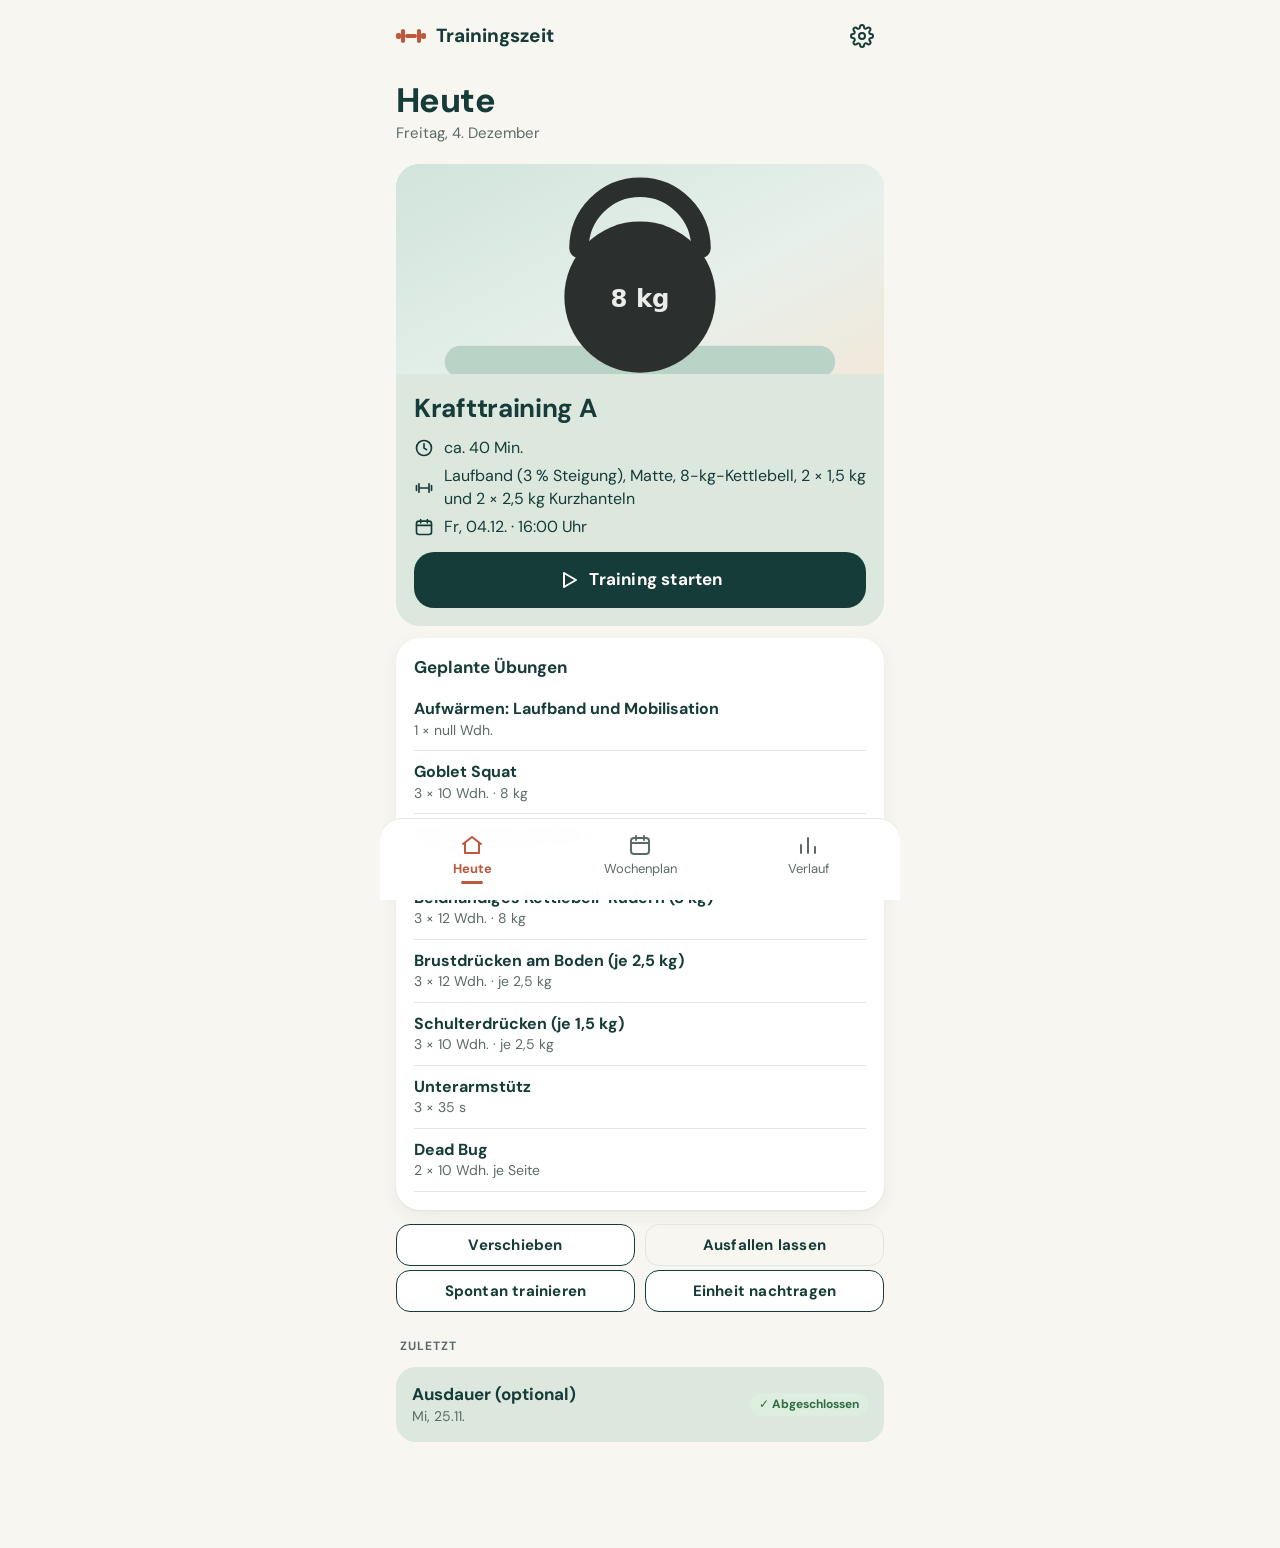
<file: heimtraining/index.html>
<!DOCTYPE html>
<html lang="de">
<head>
<meta charset="utf-8">
<meta name="viewport" content="width=device-width, initial-scale=1, viewport-fit=cover">
<meta name="theme-color" content="#F8F6F0">
<meta name="apple-mobile-web-app-capable" content="yes">
<meta name="apple-mobile-web-app-status-bar-style" content="default">
<meta name="apple-mobile-web-app-title" content="Trainingszeit">
<link rel="manifest" href="manifest.webmanifest">
<link rel="icon" href="icons/icon.svg" type="image/svg+xml">
<link rel="apple-touch-icon" href="icons/icon.svg">
<title>Trainingszeit</title>
<link rel="stylesheet" href="styles.css">
</head>
<body>
<div class="app">
  <div class="topbar">
    <div class="brand">
      <svg width="30" height="20" viewBox="0 0 30 20" aria-hidden="true"><rect x="0" y="7" width="5" height="6" rx="2" fill="#BC583B"/><rect x="5" y="3" width="4" height="14" rx="2" fill="#BC583B"/><rect x="9" y="8" width="12" height="4" rx="2" fill="#BC583B"/><rect x="21" y="3" width="4" height="14" rx="2" fill="#BC583B"/><rect x="25" y="7" width="5" height="6" rx="2" fill="#BC583B"/></svg>
      <span>Trainingszeit</span>
    </div>
    <button class="icon-btn" id="btnSettings" aria-label="Einstellungen"><svg class="i" viewBox="0 0 24 24"><circle cx="12" cy="12" r="3"/><path d="M19.4 15a1.7 1.7 0 0 0 .3 1.8l.1.1a2 2 0 1 1-2.8 2.8l-.1-.1a1.7 1.7 0 0 0-1.8-.3 1.7 1.7 0 0 0-1 1.5V21a2 2 0 1 1-4 0v-.1a1.7 1.7 0 0 0-1.1-1.5 1.7 1.7 0 0 0-1.8.3l-.1.1a2 2 0 1 1-2.8-2.8l.1-.1a1.7 1.7 0 0 0 .3-1.8 1.7 1.7 0 0 0-1.5-1H3a2 2 0 1 1 0-4h.1a1.7 1.7 0 0 0 1.5-1.1 1.7 1.7 0 0 0-.3-1.8l-.1-.1a2 2 0 1 1 2.8-2.8l.1.1a1.7 1.7 0 0 0 1.8.3H9a1.7 1.7 0 0 0 1-1.5V3a2 2 0 1 1 4 0v.1a1.7 1.7 0 0 0 1 1.5 1.7 1.7 0 0 0 1.8-.3l.1-.1a2 2 0 1 1 2.8 2.8l-.1.1a1.7 1.7 0 0 0-.3 1.8V9a1.7 1.7 0 0 0 1.5 1H21a2 2 0 1 1 0 4h-.1a1.7 1.7 0 0 0-1.5 1z"/></svg></button>
  </div>
  <main id="main"></main>
</div>
<nav class="tabs" id="tabs" role="navigation" aria-label="Hauptnavigation">
  <button data-route="today" class="on"><svg class="i" viewBox="0 0 24 24"><path d="M3 11l9-7 9 7"/><path d="M5 10v10h14V10"/></svg>Heute</button>
  <button data-route="plan"><svg class="i" viewBox="0 0 24 24"><rect x="3" y="5" width="18" height="16" rx="3"/><path d="M3 10h18M8 3v4M16 3v4"/></svg>Wochenplan</button>
  <button data-route="history"><svg class="i" viewBox="0 0 24 24"><path d="M5 20V12M12 20V5M19 20v-6"/></svg>Verlauf</button>
</nav>
<div id="overlay"></div>
<div id="toast" class="toast" hidden></div>
<script src="data.js"></script>
<script src="logic.js"></script>
<script src="app.js"></script>
</body>
</html>
</file>
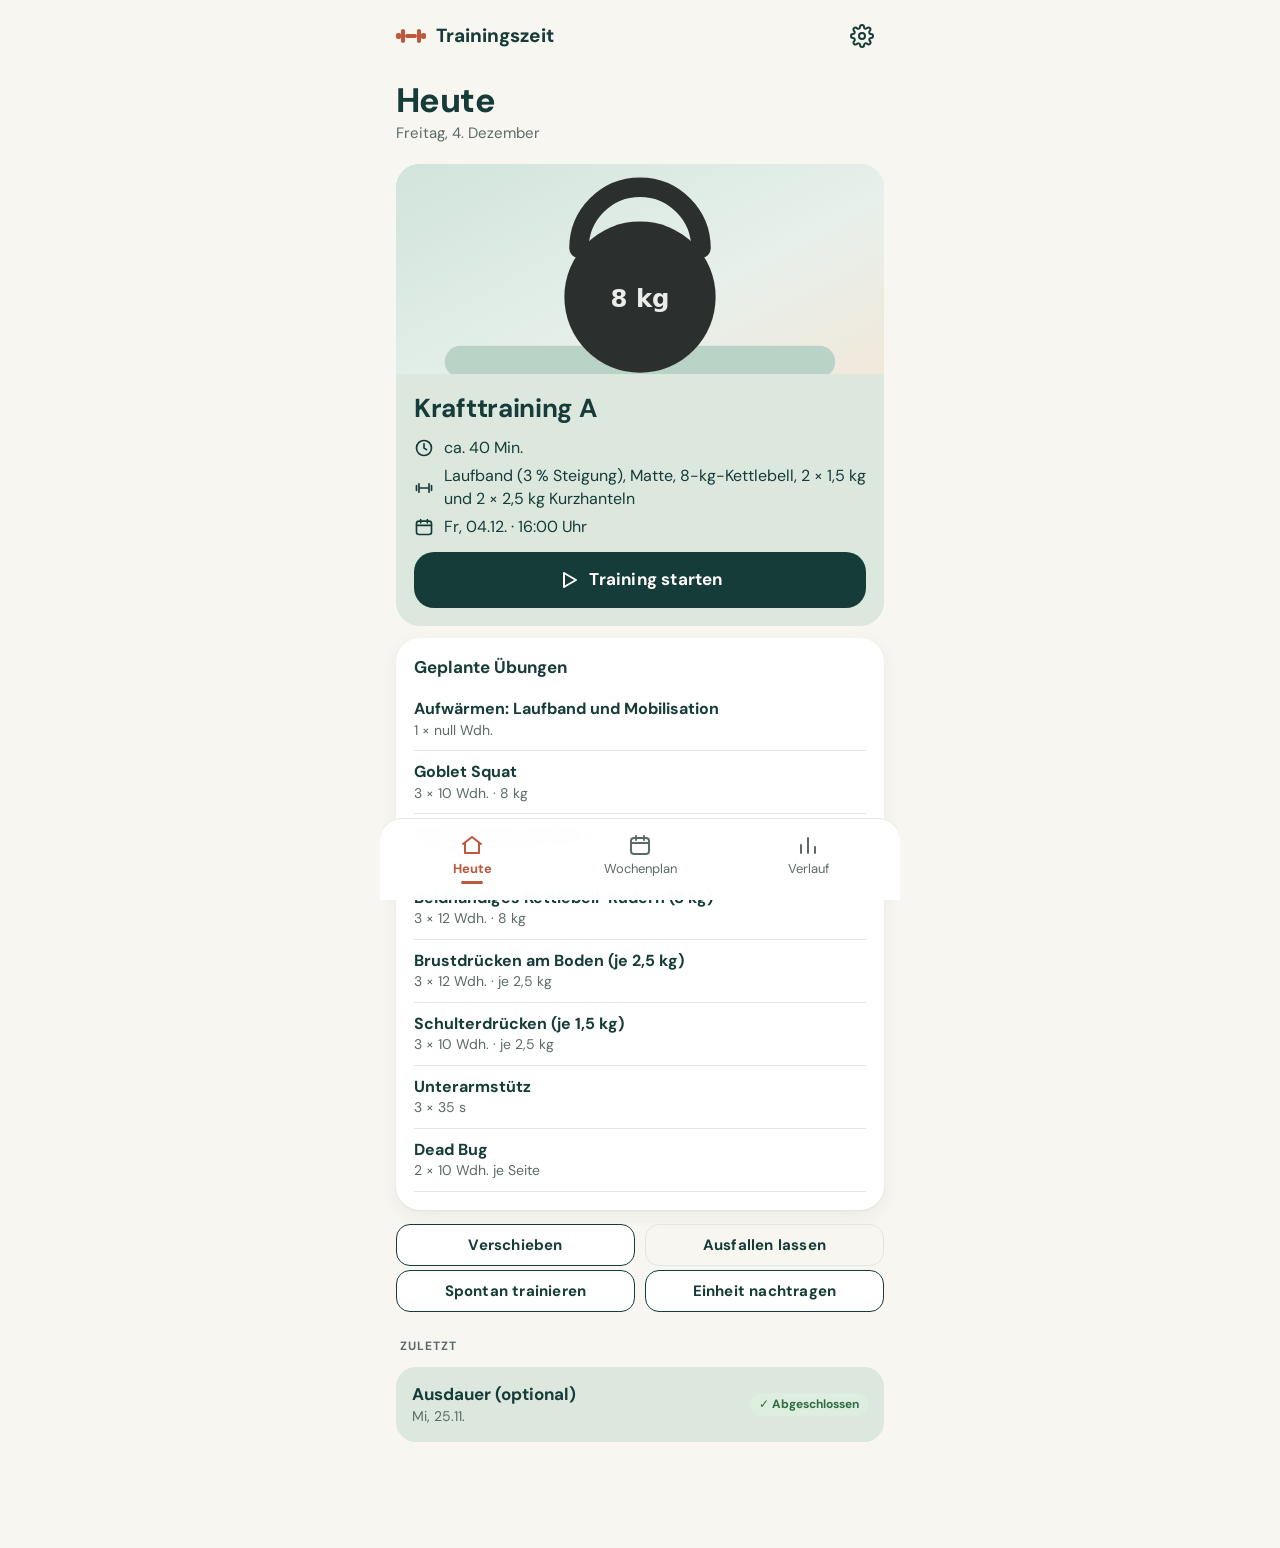
<file: heimtraining/trainingszeit.html>
<!DOCTYPE html>
<html lang="de">
<head>
<meta charset="utf-8">
<meta name="viewport" content="width=device-width, initial-scale=1, viewport-fit=cover">
<meta name="theme-color" content="#F8F6F0">
<meta name="apple-mobile-web-app-capable" content="yes">
<meta name="apple-mobile-web-app-status-bar-style" content="default">
<meta name="apple-mobile-web-app-title" content="Trainingszeit">
<title>Trainingszeit</title>
<style>
@font-face{font-family:"DM Sans";font-style:normal;font-weight:400;font-display:swap;src:url([data-uri]) format("woff2");}
@font-face{font-family:"DM Sans";font-style:normal;font-weight:500;font-display:swap;src:url([data-uri]) format("woff2");}
@font-face{font-family:"DM Sans";font-style:normal;font-weight:700;font-display:swap;src:url([data-uri]) format("woff2");}
@font-face{font-family:"DM Sans";font-style:normal;font-weight:800;font-display:swap;src:url([data-uri]) format("woff2");}
:root {
  color-scheme: light;
  --bg: #F8F6F0;
  --card: #ffffff;
  --mint: #DCE7DE;
  --mint-2: #EEF4EF;
  --ink: #163C39;
  --ink-2: #163C39;
  --muted: #5B6B67;
  --line: #E2E6E0;
  --accent: #BC583B;
  --accent-soft: #F6E4DC;
  --ok: #2F6B45;
  --ok-bg: #DDEEDF;
  --warn: #9a5b00;
  --warn-bg: #fbeed6;
  --bad: #a3282b;
  --bad-bg: #f9e1e1;
  --radius: 24px;
  --gap: 18px;
  --shadow: 0 1px 2px rgba(15, 59, 53, .06), 0 6px 18px rgba(15, 59, 53, .06);
}
* { box-sizing: border-box; -webkit-tap-highlight-color: transparent; }
html, body { margin: 0; }
body {
  font-family: "DM Sans", system-ui, -apple-system, "Segoe UI", Roboto, "Helvetica Neue", sans-serif;
  background: var(--bg); color: var(--ink); font-size: 16px; line-height: 1.4;
  -webkit-text-size-adjust: 100%; min-height: 100vh;
  padding-bottom: calc(96px + env(safe-area-inset-bottom));
  overflow-x: hidden;
}
button, input, select, textarea { font: inherit; color: inherit; }
button { cursor: pointer; }
.app { max-width: 520px; margin: 0 auto; padding: calc(12px + env(safe-area-inset-top)) 16px 0; }
.topbar { display: flex; align-items: center; justify-content: space-between; height: 48px; }
.brand { display: flex; align-items: center; gap: 10px; font-weight: 800; font-size: 19px; }
.icon-btn { width: 44px; height: 44px; border: 0; background: transparent; border-radius: 14px; display: grid; place-items: center; color: var(--ink); }
.icon-btn:active { background: var(--mint); }
svg.i { width: 24px; height: 24px; stroke: currentColor; fill: none; stroke-width: 2; stroke-linecap: round; stroke-linejoin: round; flex: none; }
h1 { font-size: 34px; line-height: 1.1; margin: 22px 0 4px; letter-spacing: -.6px; font-weight: 800; }
.date { color: var(--muted); font-size: 15px; margin-bottom: 20px; }
h2.section { font-size: 12px; text-transform: uppercase; letter-spacing: 1px; color: var(--muted); margin: 26px 4px 12px; font-weight: 700; }
.card { background: var(--card); border-radius: var(--radius); padding: 18px; box-shadow: var(--shadow); margin-bottom: 14px; }
.hero { background: var(--mint); border-radius: var(--radius); overflow: hidden; margin-bottom: 12px; }
.hero .art { height: 210px; background: linear-gradient(160deg, #cfe3d9 0%, #e7f0eb 60%, #f3e7d9 100%); position: relative; }
.hero .art svg { position: absolute; inset: 0; width: 100%; height: 100%; }
.hero .body { padding: 16px 18px 18px; }
.hero h3 { font-size: 26px; margin: 0 0 10px; letter-spacing: -.3px; }
.meta { display: flex; align-items: center; gap: 10px; color: var(--ink-2); margin: 6px 0; font-size: 16px; }
.meta svg.i { width: 20px; height: 20px; }
.btn { display: flex; align-items: center; justify-content: center; gap: 8px; width: 100%; min-height: 56px; border: 0; border-radius: 20px; letter-spacing: .2px; background: var(--ink); color: #fff; font-weight: 700; font-size: 17px; padding: 12px 16px; margin-top: 14px; }
.btn:disabled { opacity: .45; }
.btn.light { background: var(--card); color: var(--ink); border: 1.5px solid var(--ink); }
.btn.ghost { background: transparent; color: var(--ink); border: 1.5px solid var(--line); }
.btn.small { min-height: 42px; font-size: 15px; width: auto; margin-top: 0; padding: 8px 14px; border-radius: 14px; }
.btn.danger { background: var(--bad-bg); color: var(--bad); }
.pill { display: inline-flex; align-items: center; gap: 6px; border: 1.5px solid var(--ink); border-radius: 999px; padding: 9px 16px; font-weight: 600; font-size: 15px; background: transparent; }
.tag { display: inline-block; font-size: 12px; font-weight: 700; padding: 3px 9px; border-radius: 999px; background: var(--accent-soft); color: var(--accent); vertical-align: middle; }
.tag.ok { background: var(--ok-bg); color: var(--ok); }
.tag.warn { background: var(--warn-bg); color: var(--warn); }
.tag.bad { background: var(--bad-bg); color: var(--bad); }
.tag.mute { background: #ececec; color: var(--muted); }
.row { display: flex; align-items: center; gap: 12px; }
.grow { flex: 1; min-width: 0; }
.muted { color: var(--muted); font-size: 14px; }
.list-item { display: flex; align-items: center; gap: 12px; background: var(--mint); border-radius: 20px; padding: 16px 16px; margin-bottom: 10px; border: 0; width: 100%; text-align: left; }
.list-item:active { filter: brightness(.97); }
.list-item .ico { width: 40px; height: 40px; border-radius: 12px; background: #fff; display: grid; place-items: center; flex: none; }
.list-item.done { background: var(--mint-2); }
.list-item.done .title { color: var(--muted); }
.title { font-weight: 700; font-size: 17px; }
.week-nav { display: flex; align-items: center; justify-content: space-between; background: var(--mint); border-radius: 18px; padding: 6px; margin-bottom: 14px; }
.week-nav strong { font-size: 17px; }
.tabs { position: fixed; left: 0; right: 0; bottom: 0; background: rgba(255, 255, 255, .96); backdrop-filter: blur(12px); -webkit-backdrop-filter: blur(12px); border-top: 1px solid var(--line); display: flex; justify-content: space-around; padding: 8px 8px calc(10px + env(safe-area-inset-bottom)); z-index: 20; }
.tabs button { flex: 1; max-width: 160px; border: 0; background: transparent; display: flex; flex-direction: column; align-items: center; gap: 3px; font-size: 13px; color: var(--muted); padding: 6px 0; border-radius: 14px; }
.tabs button.on { color: var(--accent); font-weight: 700; }
.tabs button.on::after { content: ''; width: 22px; height: 3px; border-radius: 3px; background: var(--accent); }
.tabs button.on svg.i { stroke: var(--accent); }
.seg { display: flex; background: #ebe8e2; border-radius: 16px; padding: 4px; margin-bottom: 14px; }
.seg button { flex: 1; border: 0; background: transparent; border-radius: 12px; padding: 10px 6px; font-weight: 600; font-size: 15px; color: var(--muted); }
.seg button.on { background: #fff; color: var(--ink); box-shadow: var(--shadow); }
.banner { background: var(--warn-bg); color: #6b3f00; border-radius: 16px; padding: 12px 14px; margin-bottom: 12px; font-size: 15px; }
.banner.bad { background: var(--bad-bg); color: #6e1a1c; }
.banner.ok { background: var(--ok-bg); color: #1d5233; }

/* Satz-Ansicht */
.runner { position: fixed; inset: 0; background: var(--bg); z-index: 40; overflow-y: auto; padding: calc(10px + env(safe-area-inset-top)) 16px calc(20px + env(safe-area-inset-bottom)); }
.runner .inner { max-width: 520px; margin: 0 auto; }
.runner .head { display: grid; grid-template-columns: 44px 1fr 44px; align-items: center; }
.runner .head h2 { text-align: center; margin: 0; font-size: 19px; }
.ctx { text-align: center; color: var(--muted); margin: 12px 0 10px; font-size: 15px; }
.progress { display: grid; grid-auto-flow: column; grid-auto-columns: 1fr; gap: 6px; margin-bottom: 18px; }
.progress span { height: 8px; border-radius: 8px; background: var(--mint); transition: background .3s; }
.progress span.done { background: var(--ok); }
.progress span.cur { background: var(--accent); }
.progress span.skip { background: #cfcac2; }
.ex-name { font-size: 32px; font-weight: 800; text-align: center; margin: 4px 0 12px; letter-spacing: -.4px; line-height: 1.15; }
.center { display: flex; justify-content: center; }
.tiles { display: grid; grid-template-columns: 1fr 1fr; gap: 12px; margin: 18px 0 8px; }
.tile { background: var(--mint); border-radius: 22px; padding: 14px 10px 16px; text-align: center; }
.tile .lbl { font-size: 13px; color: var(--muted); margin-bottom: 4px; }
.tile .val { font-size: 30px; font-weight: 800; }
.tile .val small { font-size: 16px; font-weight: 700; }
.tile input { width: 100%; text-align: center; font-size: 30px; font-weight: 800; border: 0; background: transparent; padding: 0; outline: none; }
.tile .adj { display: flex; justify-content: center; gap: 8px; margin-top: 4px; }
.tile .adj button { border: 0; background: #fff; border-radius: 12px; width: 40px; height: 34px; font-size: 18px; font-weight: 700; }
.setdots { text-align: center; color: var(--muted); margin: 14px 0 8px; }
.dots { display: flex; justify-content: center; gap: 10px; margin-bottom: 18px; }
.dots span { width: 12px; height: 12px; border-radius: 50%; background: var(--mint); }
.dots span.done { background: var(--ok); }
.dots span.cur { background: var(--accent); }
.dots span.skip { background: #cfcac2; }
.timer { background: var(--mint); border-radius: 22px; padding: 14px; text-align: center; margin-top: 12px; }
.timer .big { font-size: 56px; font-weight: 800; font-variant-numeric: tabular-nums; letter-spacing: -1px; line-height: 1.1; }
.timer .row { justify-content: center; gap: 8px; margin-top: 6px; }
.actions { display: grid; grid-template-columns: 1fr 1fr; gap: 10px; margin-top: 14px; }
.actions .btn { margin-top: 0; min-height: 48px; font-size: 15px; background: var(--card); color: var(--ink); border: 1.5px solid var(--line); }
.cues { margin: 10px 0 0; padding-left: 20px; font-size: 15px; color: var(--ink-2); }
.cues li { margin-bottom: 6px; }

/* Sheets */
.scrim { position: fixed; inset: 0; background: rgba(10, 30, 27, .35); z-index: 60; display: flex; align-items: flex-end; justify-content: center; }
.sheet { background: var(--bg); width: 100%; max-width: 520px; max-height: 88vh; overflow-y: auto; border-radius: 26px 26px 0 0; padding: 14px 18px calc(22px + env(safe-area-inset-bottom)); box-shadow: 0 -10px 30px rgba(0, 0, 0, .15); }
.sheet .grab { width: 44px; height: 5px; border-radius: 4px; background: #cfcac2; margin: 0 auto 10px; }
.sheet h3 { font-size: 22px; margin: 4px 0 12px; }
.field { margin-bottom: 14px; }
.field label, .field .flbl { display: block; font-weight: 700; font-size: 14px; margin-bottom: 6px; color: var(--ink-2); }
.field input[type=text], .field input[type=number], .field input[type=time], .field input[type=date], .field select, .field textarea {
  width: 100%; border: 1.5px solid var(--line); border-radius: 14px; padding: 12px 14px; background: #fff; font-size: 17px; min-height: 48px; }
.field textarea { min-height: 80px; }
.chips { display: flex; flex-wrap: wrap; gap: 8px; }
.chip { border: 1.5px solid var(--line); background: #fff; border-radius: 999px; padding: 9px 14px; font-weight: 600; font-size: 15px; min-width: 44px; }
.chip.on { background: var(--ink); color: #fff; border-color: var(--ink); }
.chip.warnchip.on { background: var(--accent); border-color: var(--accent); }
.toggle { display: flex; align-items: center; justify-content: space-between; gap: 12px; padding: 12px 0; border-bottom: 1px solid var(--line); }
.toggle input { width: 26px; height: 26px; accent-color: var(--ink); }
.check { display: flex; align-items: center; gap: 10px; padding: 10px 0; font-size: 16px; }
.check input { width: 22px; height: 22px; accent-color: var(--ok); }
.kv { display: grid; grid-template-columns: auto 1fr; gap: 6px 14px; font-size: 15px; }
.kv dt { color: var(--muted); }
.kv dd { margin: 0; }
.sets-table { width: 100%; border-collapse: collapse; font-size: 15px; margin: 6px 0 10px; }
.sets-table td, .sets-table th { padding: 8px 4px; border-bottom: 1px solid var(--line); text-align: left; }
.sets-table th { color: var(--muted); font-weight: 600; font-size: 13px; }
.toast { position: fixed; left: 16px; right: 16px; bottom: calc(96px + env(safe-area-inset-bottom)); max-width: 488px; margin: 0 auto; background: var(--ink); color: #fff; border-radius: 16px; padding: 14px 16px; z-index: 80; box-shadow: var(--shadow); font-size: 15px; }
.empty { text-align: center; color: var(--muted); padding: 28px 10px; }
.bar-chart { width: 100%; height: 150px; display: block; }
.note-box { background: #fff; border-radius: 16px; padding: 12px 14px; font-size: 15px; margin-bottom: 10px; }
.spacer { height: 6px; }
@media (min-width: 521px) { .tabs { max-width: 520px; left: 50%; transform: translateX(-50%); border-radius: 22px 22px 0 0; } }
@media (prefers-reduced-motion: no-preference) { .btn, .list-item { transition: transform .08s; } .btn:active { transform: scale(.98); } }

/* Feinschliff */
.tile { box-shadow: inset 0 0 0 1px rgba(22,60,57,.05); }
.ex-name { letter-spacing: -.5px; }
.timer .big { color: var(--ink); }

</style>
</head>
<body>
<div class="app">
  <div class="topbar">
    <div class="brand">
      <svg width="30" height="20" viewBox="0 0 30 20" aria-hidden="true"><rect x="0" y="7" width="5" height="6" rx="2" fill="#BC583B"/><rect x="5" y="3" width="4" height="14" rx="2" fill="#BC583B"/><rect x="9" y="8" width="12" height="4" rx="2" fill="#BC583B"/><rect x="21" y="3" width="4" height="14" rx="2" fill="#BC583B"/><rect x="25" y="7" width="5" height="6" rx="2" fill="#BC583B"/></svg>
      <span>Trainingszeit</span>
    </div>
    <button class="icon-btn" id="btnSettings" aria-label="Einstellungen"><svg class="i" viewBox="0 0 24 24"><circle cx="12" cy="12" r="3"/><path d="M19.4 15a1.7 1.7 0 0 0 .3 1.8l.1.1a2 2 0 1 1-2.8 2.8l-.1-.1a1.7 1.7 0 0 0-1.8-.3 1.7 1.7 0 0 0-1 1.5V21a2 2 0 1 1-4 0v-.1a1.7 1.7 0 0 0-1.1-1.5 1.7 1.7 0 0 0-1.8.3l-.1.1a2 2 0 1 1-2.8-2.8l.1-.1a1.7 1.7 0 0 0 .3-1.8 1.7 1.7 0 0 0-1.5-1H3a2 2 0 1 1 0-4h.1a1.7 1.7 0 0 0 1.5-1.1 1.7 1.7 0 0 0-.3-1.8l-.1-.1a2 2 0 1 1 2.8-2.8l.1.1a1.7 1.7 0 0 0 1.8.3H9a1.7 1.7 0 0 0 1-1.5V3a2 2 0 1 1 4 0v.1a1.7 1.7 0 0 0 1 1.5 1.7 1.7 0 0 0 1.8-.3l.1-.1a2 2 0 1 1 2.8 2.8l-.1.1a1.7 1.7 0 0 0-.3 1.8V9a1.7 1.7 0 0 0 1.5 1H21a2 2 0 1 1 0 4h-.1a1.7 1.7 0 0 0-1.5 1z"/></svg></button>
  </div>
  <main id="main"></main>
</div>
<nav class="tabs" id="tabs" role="navigation" aria-label="Hauptnavigation">
  <button data-route="today" class="on"><svg class="i" viewBox="0 0 24 24"><path d="M3 11l9-7 9 7"/><path d="M5 10v10h14V10"/></svg>Heute</button>
  <button data-route="plan"><svg class="i" viewBox="0 0 24 24"><rect x="3" y="5" width="18" height="16" rx="3"/><path d="M3 10h18M8 3v4M16 3v4"/></svg>Wochenplan</button>
  <button data-route="history"><svg class="i" viewBox="0 0 24 24"><path d="M5 20V12M12 20V5M19 20v-6"/></svg>Verlauf</button>
</nav>
<div id="overlay"></div>
<div id="toast" class="toast" hidden></div>
<script>
/* Katalog, Vorlagen und Startdaten. Keine Logik hier. */
(function (root) {
  'use strict';

  const EXERCISES = {
    warmup: {
      name: 'Aufwärmen: Laufband und Mobilisation', group: 'Aufwärmen', kind: 'check', equipment: ['laufband', 'matte'],
      cues: ['Laufband 0–2 Min. bei 3,0 km/h, 2–4 Min. bei 4,0 km/h, 4–5 Min. bei 4,5–5,0 km/h, Steigung 3 %.',
             'Danach 8 Kniebeugen und 8 Hüftbeugen ohne Gewicht.'],
      easier: null, stages: []
    },
    row_kb_double: {
      name: 'Beidhändiges Kettlebell-Rudern (8 kg)', group: 'Rücken', kind: 'reps',
      equipment: ['kettlebell'],
      cues: ['Kettlebell am Horn mit beiden Händen, Oberkörper vorgebeugt, Rücken gerade.', 'Zum Bauch rudern, Schulterblätter zusammenziehen, langsam absenken.'],
      easier: 'row_bent', stages: []
    },
    kb_swing: {
      name: 'Kettlebell-Swing (8 kg)', group: 'Hüfte', kind: 'reps', equipment: ['kettlebell'],
      cues: ['Die Kraft kommt aus der Hüfte, die Arme bleiben locker wie Seile.', 'Hüfte nach hinten, Kettlebell zwischen den Beinen, dann die Hüfte nach vorn schnappen lassen.', 'Rücken bleibt gerade, ausatmen beim Hochschwingen.'],
      easier: 'kb_deadlift', stages: []
    },
    goblet_squat: {
      name: 'Goblet Squat', group: 'Kniebeuge', kind: 'reps',
      equipment: ['kettlebell'], knee: true, grip: true,
      cues: ['Kettlebell vor der Brust am Horn halten, Ellbogen zeigen nach unten.',
             'Zuerst ohne Gewicht üben, Griff und Bewegung prüfen.',
             'Fersen fest, Knie in Richtung Fußspitzen, Rücken gerade.'],
      easier: 'squat_dumbbell',
      stages: []
    },
    squat_dumbbell: {
      name: 'Kniebeugen mit Kurzhanteln', group: 'Kniebeuge', kind: 'reps',
      equipment: ['dumbbell'], knee: true,
      cues: ['Je 2,5 kg in den Händen, Brust hoch.', 'Etwa 3 Sekunden absenken.', 'Knie bleiben über den Zehen.'],
      easier: null,
      stages: []
    },
    kb_deadlift: {
      name: 'Kettlebell-Kreuzheben', group: 'Hüfte', kind: 'reps',
      equipment: ['kettlebell'], grip: true,
      cues: ['Hüfte nach hinten schieben, Rücken gerade.', 'Kettlebell nah am Körper führen.', 'Oberschenkel anspannen, nicht den Rücken.'],
      easier: null,
      stages: []
    },
    row_bent: {
      name: 'Vorgebeugtes Rudern (je 2,5 kg)', group: 'Rücken', kind: 'reps',
      equipment: ['dumbbell'],
      cues: ['Oberkörper gerade, Bauch fest.', 'Ellbogen nah am Körper nach hinten ziehen.'],
      easier: null,
      stages: []
    },
    row_kb_single: {
      name: 'Einarmiges Kettlebell-Rudern', group: 'Rücken', kind: 'reps',
      equipment: ['kettlebell'], grip: true, perSide: true,
      cues: ['Erst bei sicherem Griff und stabiler Ausführung 8 kg nutzen.', 'Rücken parallel zum Boden, nicht drehen.'],
      easier: 'row_bent',
      stages: []
    },
    press_floor: {
      name: 'Brustdrücken am Boden (je 2,5 kg)', group: 'Drücken', kind: 'reps',
      equipment: ['dumbbell', 'matte'],
      cues: ['Schulterblätter am Boden, Ellbogen etwa 45 Grad.', 'Langsam absenken, kontrolliert drücken.'],
      easier: null,
      stages: [{ label: 'Langsamer absenken (3 Sekunden)', change: { tempo: '3s' } }]
    },
    shoulder_press: {
      name: 'Schulterdrücken (je 1,5 kg)', group: 'Drücken', kind: 'reps',
      equipment: ['dumbbell'],
      cues: ['Rippen eng, kein Hohlkreuz beim Drücken.', 'Handgelenke gerade über den Ellbogen.'],
      easier: null,
      stages: [{ label: 'Auf je 2,5 kg steigern', change: { weight: 2.5 } }]
    },
    bridge_single: {
      name: 'Einbeinige Brücke', group: 'Po & Beinrückseite', kind: 'reps',
      equipment: ['matte'], perSide: true,
      cues: ['Hüfte hoch, Becken gerade halten.', 'Oben kurz halten, dann langsam ablegen.'],
      easier: null,
      stages: []
    },
    hamstring_ball: {
      name: 'Beinbeugen mit Gymnastikball', group: 'Po & Beinrückseite', kind: 'reps',
      equipment: ['ball', 'matte'],
      cues: ['Fersen auf dem Ball, Hüfte oben halten.', 'Ball langsam zu dir ziehen, dann kontrolliert strecken.'],
      easier: null,
      stages: []
    },
    plank_forearm: {
      name: 'Unterarmstütz', group: 'Rumpf', kind: 'hold',
      equipment: ['matte'],
      cues: ['Ellbogen unter den Schultern, Körper als gerade Linie.', 'Bauch und Gesäß fest, Atmung ruhig.'],
      easier: null,
      stages: []
    },
    dead_bug: {
      name: 'Dead Bug', group: 'Rumpf', kind: 'reps',
      equipment: ['matte'], perSide: true,
      cues: ['Lendenwirbelsäule bleibt auf der Matte.', 'Langsam gegenüberliegenden Arm und Bein strecken.'],
      easier: null,
      stages: []
    }
  };

  // Trainingsplan: sieben Einheiten vom 27.11. bis 18.12. Die Werte sind die Vorgaben je Einheit.
  // min/max = Wiederholungen, hmin/hmax = Haltezeit in Sekunden, weight in kg (Kurzhantel je Hand).
  const PLAN = [
    { n: 1, date: '2026-11-27', type: 'A', phase: 'Basis', ex: [
      { id: 'warmup', sets: 1 },
      { id: 'goblet_squat', sets: 3, min: 8, max: 10, weight: 8 },
      { id: 'kb_deadlift', sets: 3, min: 10, max: 12, weight: 8 },
      { id: 'row_kb_double', sets: 3, min: 10, max: 12, weight: 8 },
      { id: 'press_floor', sets: 3, min: 12, max: 15, weight: 2.5, tempo: '3 s absenken' },
      { id: 'shoulder_press', sets: 3, min: 10, max: 12, weight: 2.5 },
      { id: 'plank_forearm', sets: 3, hmin: 30, hmax: 30 },
      { id: 'dead_bug', sets: 2, min: 10, max: 10, perSide: true }
    ] },
    { n: 2, date: '2026-12-02', type: 'B', phase: 'Basis', ex: [
      { id: 'warmup', sets: 1 },
      { id: 'squat_dumbbell', sets: 3, min: 12, max: 12, weight: 2.5, tempo: '3 s absenken' },
      { id: 'kb_deadlift', sets: 3, min: 10, max: 12, weight: 8 },
      { id: 'bridge_single', sets: 2, min: 10, max: 10, weight: 8, perSide: true, note: 'Kettlebell auf der Hüfte' },
      { id: 'row_bent', sets: 3, min: 12, max: 12, weight: 2.5 },
      { id: 'shoulder_press', sets: 3, min: 12, max: 12, weight: 1.5 },
      { id: 'hamstring_ball', sets: 2, min: 10, max: 10 },
      { id: 'dead_bug', sets: 2, min: 10, max: 10, perSide: true }
    ] },
    { n: 3, date: '2026-12-04', type: 'A', phase: 'Steigerung', ex: [
      { id: 'warmup', sets: 1 },
      { id: 'goblet_squat', sets: 3, min: 10, max: 12, weight: 8 },
      { id: 'kb_deadlift', sets: 3, min: 12, max: 15, weight: 8 },
      { id: 'row_kb_double', sets: 3, min: 12, max: 15, weight: 8 },
      { id: 'press_floor', sets: 3, min: 12, max: 15, weight: 2.5 },
      { id: 'shoulder_press', sets: 3, min: 10, max: 12, weight: 2.5 },
      { id: 'plank_forearm', sets: 3, hmin: 35, hmax: 35 },
      { id: 'dead_bug', sets: 2, min: 10, max: 10, perSide: true }
    ] },
    { n: 4, date: '2026-12-09', type: 'B', phase: 'Steigerung', ex: [
      { id: 'warmup', sets: 1 },
      { id: 'squat_dumbbell', sets: 3, min: 12, max: 15, weight: 2.5, tempo: '3 s absenken' },
      { id: 'kb_deadlift', sets: 3, min: 12, max: 15, weight: 8, tempo: '3-1-1' },
      { id: 'bridge_single', sets: 2, min: 12, max: 12, weight: 8, perSide: true, note: 'Kettlebell auf der Hüfte' },
      { id: 'row_bent', sets: 3, min: 12, max: 15, weight: 2.5 },
      { id: 'shoulder_press', sets: 3, min: 12, max: 15, weight: 1.5 },
      { id: 'hamstring_ball', sets: 2, min: 10, max: 12 },
      { id: 'dead_bug', sets: 2, min: 10, max: 10, perSide: true }
    ] },
    { n: 5, date: '2026-12-11', type: 'A', phase: 'Tempo', ex: [
      { id: 'warmup', sets: 1 },
      { id: 'goblet_squat', sets: 3, min: 12, max: 12, weight: 8, tempo: '2 s unten halten' },
      { id: 'kb_deadlift', sets: 3, min: 15, max: 15, weight: 8, tempo: '3-1-1' },
      { id: 'row_kb_double', sets: 3, min: 15, max: 15, weight: 8, tempo: '2 s oben halten' },
      { id: 'press_floor', sets: 3, min: 15, max: 15, weight: 2.5, tempo: '3 s runter, 1 s unten' },
      { id: 'shoulder_press', sets: 3, min: 12, max: 12, weight: 2.5 },
      { id: 'plank_forearm', sets: 3, hmin: 40, hmax: 40 },
      { id: 'dead_bug', sets: 2, min: 10, max: 10, perSide: true }
    ] },
    { n: 6, date: '2026-12-16', type: 'B', phase: 'Tempo und Schwung', ex: [
      { id: 'warmup', sets: 1 },
      { id: 'squat_dumbbell', sets: 3, min: 15, max: 15, weight: 2.5, tempo: '3 s absenken' },
      { id: 'kb_deadlift', sets: 3, min: 15, max: 15, weight: 8, tempo: '3-1-1' },
      { id: 'kb_swing', sets: 2, min: 10, max: 10, weight: 8 },
      { id: 'bridge_single', sets: 2, min: 12, max: 12, weight: 8, perSide: true, note: 'Kettlebell auf der Hüfte' },
      { id: 'row_bent', sets: 3, min: 15, max: 15, weight: 2.5, tempo: '2 s oben halten' },
      { id: 'shoulder_press', sets: 3, min: 15, max: 15, weight: 1.5 },
      { id: 'hamstring_ball', sets: 2, min: 12, max: 12 },
      { id: 'dead_bug', sets: 2, min: 10, max: 10, perSide: true }
    ] },
    { n: 7, date: '2026-12-18', type: 'A', phase: 'Abschluss und Messung', ex: [
      { id: 'warmup', sets: 1 },
      { id: 'goblet_squat', sets: 3, min: 12, max: 12, weight: 8, tempo: '2 s unten halten' },
      { id: 'kb_deadlift', sets: 3, min: 15, max: 15, weight: 8, tempo: '3-1-1' },
      { id: 'row_kb_double', sets: 3, min: 15, max: 15, weight: 8, tempo: '2 s oben halten' },
      { id: 'press_floor', sets: 3, min: 15, max: 15, weight: 2.5, tempo: '3 s absenken' },
      { id: 'shoulder_press', sets: 3, min: 12, max: 12, weight: 2.5 },
      { id: 'plank_forearm', sets: 3, hmin: 40, hmax: 40 },
      { id: 'dead_bug', sets: 2, min: 10, max: 10, perSide: true }
    ], measure: true }
  ];

  // Vorlagen laut Trainingsplan. sets = Sätze je Seite bei perSide, sonst gesamt.
  const TEMPLATES = {
    A: {
      id: 'A', label: 'Krafttraining A', durationMin: 40,
      slots: [
        { slot: 'Kniebeuge', exerciseId: 'goblet_squat', sets: 2, repMin: 8, repMax: 10, weight: 8, alternativeId: 'squat_dumbbell', altSets: 2, altRepMin: 12, altRepMax: 15, altWeight: 2.5 },
        { slot: 'Hüfte', exerciseId: 'kb_deadlift', sets: 2, repMin: 10, repMax: 12, weight: 8 },
        { slot: 'Rücken', exerciseId: 'row_bent', sets: 3, repMin: 12, repMax: 15, weight: 2.5 },
        { slot: 'Drücken', exerciseId: 'press_floor', sets: 3, repMin: 12, repMax: 15, weight: 2.5 },
        { slot: 'Po & Beinrückseite', exerciseId: 'bridge_single', sets: 2, repMin: 10, repMax: 12, weight: null, perSide: true },
        { slot: 'Rumpf', exerciseId: 'plank_forearm', sets: 2, holdMin: 30, holdMax: 40, weight: null }
      ]
    },
    B: {
      id: 'B', label: 'Krafttraining B', durationMin: 40,
      slots: [
        { slot: 'Kniebeuge', exerciseId: 'squat_dumbbell', sets: 2, repMin: 12, repMax: 15, weight: 2.5, alternativeId: 'goblet_squat', altSets: 2, altRepMin: 8, altRepMax: 10, altWeight: 8 },
        { slot: 'Hüfte', exerciseId: 'kb_deadlift', sets: 2, repMin: 10, repMax: 12, weight: 8 },
        { slot: 'Rücken', exerciseId: 'row_kb_single', sets: 2, repMin: 6, repMax: 8, weight: 8, perSide: true, alternativeId: 'row_bent', altSets: 3, altRepMin: 12, altRepMax: 15, altWeight: 2.5 },
        { slot: 'Drücken', exerciseId: 'shoulder_press', sets: 3, repMin: 10, repMax: 12, weight: 1.5 },
        { slot: 'Po & Beinrückseite', exerciseId: 'hamstring_ball', sets: 2, repMin: 8, repMax: 12, weight: null },
        { slot: 'Rumpf', exerciseId: 'dead_bug', sets: 2, repMin: 10, repMax: 10, weight: null, perSide: true }
      ]
    }
  };

  const EQUIPMENT = {
    kettlebell: '8-kg-Kettlebell',
    dumbbell: '2 × 1,5 kg und 2 × 2,5 kg Kurzhanteln',
    ball: 'Gymnastikball',
    matte: 'Matte',
    rudergeraet: 'Rudergerät',
    laufband: 'Laufband (3 % Steigung)'
  };

  // Startdaten aus dem bisherigen Training. Zeiten sind Europe/Berlin.
  const SEED_SESSIONS = [
    { id: 's-2026-11-12', date: '2026-11-12', type: 'B', status: 'abgeschlossen', startedAt: '2026-11-12T14:14:00+01:00', endedAt: '2026-11-12T14:52:00+01:00',
      effort: 3, effortNote: 'Angabe 2–3/10', feeling: null, pain: { knee: false, leftHand: false }, notes: 'Hand und Knie okay. Sätze nicht erfasst.', exercises: [], detailsMissing: true, source: 'import' },
    { id: 's-2026-11-15', date: '2026-11-15', type: 'B', status: 'abgeschlossen', startedAt: null, endedAt: null,
      effort: null, feeling: null, pain: { knee: false, leftHand: false }, notes: 'Selbstständig wiederholt. Uhrzeit und Anstrengung offen.', exercises: [], detailsMissing: true, source: 'import' },
    { id: 's-2026-11-18', date: '2026-11-18', type: 'B', status: 'abgeschlossen', startedAt: '2026-11-18T16:25:00+01:00', endedAt: '2026-11-18T16:47:00+01:00',
      effort: 2, feeling: null, pain: { knee: false, leftHand: false }, notes: '', source: 'import',
      exercises: [
        { slotId: 'Hüfte', exerciseId: 'kb_deadlift', effort: 2, technique: null, sets: [ s(8, 8), s(8, 8) ] },
        { slotId: 'Kniebeuge', exerciseId: 'squat_dumbbell', effort: 3, technique: null, sets: [ s(12, 2.5), s(12, 2.5) ] },
        { slotId: 'Rücken', exerciseId: 'row_bent', substituted: true, effort: null, technique: null, sets: [ s(12, 2.5), s(12, 2.5), s(12, 2.5) ] },
        { slotId: 'Drücken', exerciseId: 'shoulder_press', effort: null, technique: null, sets: [ s(10, 1.5), s(10, 1.5), s(10, 1.5) ] },
        { slotId: 'Po & Beinrückseite', exerciseId: 'hamstring_ball', effort: null, technique: null, sets: [ s(8, null), s(8, null) ] },
        { slotId: 'Rumpf', exerciseId: 'dead_bug', effort: null, technique: null, sets: [ s(10, null), s(10, null), s(10, null), s(10, null) ] }
      ] },
    { id: 's-2026-11-19', date: '2026-11-19', type: 'cardio', status: 'abgeschlossen', startedAt: null, endedAt: '2026-11-19T17:51:00+01:00',
      durationMin: 25, effort: 2, effortNote: 'höchstens 2/10', feeling: null, pain: { knee: false, leftHand: false },
      notes: 'Gehen und Slow Jogging, etwa 25 Minuten.', exercises: [], source: 'import' },
    { id: 's-2026-11-23-A', date: '2026-11-23', type: 'A', status: 'abgeschlossen', startedAt: '2026-11-23T12:25:00+01:00', endedAt: '2026-11-23T13:32:00+01:00',
      effort: null, feeling: 4, pain: { knee: false, leftHand: false }, source: 'import', plannedTime: null,
      notes: 'Urlaubstraining A mit anschließender Ausdauer. Gesamtdauer 67 Min. Genaue Wiederholungen teils nicht erfasst.',
      exercises: [
        { slotId: 'Kniebeuge', exerciseId: 'goblet_squat', effort: null, technique: null, sets: [ s(null, 8), s(null, 8) ] },
        { slotId: 'Hüfte', exerciseId: 'kb_deadlift', effort: null, technique: null, sets: [ s(10, 8), s(null, 8) ] },
        { slotId: 'Rücken', exerciseId: 'row_bent', effort: null, technique: null, sets: [ s(null, 2.5), s(15, 2.5), s(null, 2.5) ] },
        { slotId: 'Drücken', exerciseId: 'press_floor', effort: null, technique: null, sets: [ s(null, 2.5), s(15, 2.5), s(null, 2.5) ] },
        { slotId: 'Po & Beinrückseite', exerciseId: 'bridge_single', effort: null, technique: null, sets: [ s(null, null), s(null, null) ] },
        { slotId: 'Rumpf', exerciseId: 'plank_forearm', effort: null, technique: null, sets: [ s(null, null), s(null, null) ] }
      ] },
    { id: 's-2026-11-25-B', date: '2026-11-25', type: 'B', status: 'abgeschlossen', startedAt: null, endedAt: '2026-11-25T17:36:00+01:00',
      effort: null, feeling: null, pain: { knee: false, leftHand: false }, source: 'import', plannedTime: '16:00',
      notes: 'Kraftteil Ende 17:36 Uhr. Beginn unbekannt. Gesamtrückmeldung: sehr gut, noch 2–3 Wiederholungen möglich. Schulterdrücken mit je 2,5 kg gesteigert.',
      exercises: [
        { slotId: 'Kniebeuge', exerciseId: 'squat_dumbbell', effort: null, technique: null, sets: [ s(15, 2.5), s(12, 2.5) ] },
        { slotId: 'Hüfte', exerciseId: 'kb_deadlift', effort: null, technique: null, sets: [ s(null, 8), s(null, 8) ] },
        { slotId: 'Rücken', exerciseId: 'row_bent', effort: null, technique: null, sets: [ s(20, 2.5), s(20, 2.5), s(20, 2.5) ] },
        { slotId: 'Drücken', exerciseId: 'shoulder_press', effort: null, technique: null, sets: [ s(8, 2.5), s(8, 2.5), s(10, 2.5) ] },
        { slotId: 'Po & Beinrückseite', exerciseId: 'hamstring_ball', effort: null, technique: null, sets: [ s(8, null), s(8, null) ] },
        { slotId: 'Rumpf', exerciseId: 'dead_bug', effort: null, technique: null, sets: [ s(null, null), s(null, null), s(null, null), s(null, null) ] }
      ] },
    { id: 's-2026-11-25-cardio', date: '2026-11-25', type: 'cardio', status: 'abgeschlossen', startedAt: '2026-11-25T17:37:00+01:00', endedAt: null,
      durationMin: 32, effort: null, feeling: null, pain: { knee: false, leftHand: false }, source: 'import', plannedTime: '17:37',
      notes: 'Laufband gestartet 17:37 Uhr, 32 Min. geplant. Ende nicht bestätigt.', exercises: [] },
    { id: 's-2026-11-21', date: '2026-11-21', type: 'A', status: 'abgeschlossen', startedAt: '2026-11-21T13:58:00+01:00', endedAt: '2026-11-21T14:40:00+01:00',
      effort: 3, effortNote: 'Gesamtanstrengung 3–4/10', feeling: null, pain: { knee: false, leftHand: false }, source: 'import', plannedTime: null,
      notes: 'Aufwärmen 7:33 Min. (gemeldet). Rückmeldung zu Knie, Hand und Reserve war noch offen. Aus dem Kalendereintrag übernommen.',
      exercises: [
        { slotId: 'Kniebeuge', exerciseId: 'goblet_squat', effort: null, technique: null, sets: [ s(8, 8), s(8, 8) ] },
        { slotId: 'Hüfte', exerciseId: 'kb_deadlift', effort: null, technique: null, sets: [ s(10, 8), s(10, 8) ] },
        { slotId: 'Rücken', exerciseId: 'row_bent', effort: null, technique: null, sets: [ s(12, 2.5), s(14, 2.5), s(14, 2.5) ] },
        { slotId: 'Drücken', exerciseId: 'press_floor', effort: null, technique: null, sets: [ s(12, 2.5), s(12, 2.5), s(12, 2.5) ] },
        { slotId: 'Po & Beinrückseite', exerciseId: 'bridge_single', effort: null, technique: null, sets: [ s(10, null), s(10, null) ] },
        { slotId: 'Rumpf', exerciseId: 'plank_forearm', effort: null, technique: null, sets: [ s(null, null), s(null, null) ] }
      ] }
  ];

  function s(reps, weight) { return { reps, weight, status: 'erledigt', rir: null }; }

  const SETTINGS_DEFAULT = {
    slots: [
      { weekday: 3, time: '16:00', label: 'Krafttraining' },
      { weekday: 5, time: '16:00', label: 'Krafttraining' }
    ],
    cardio: { weekday: 0, time: null, label: 'Ausdauer (optional)', optional: true },
    restSec: 75,
    timerOn: true
  };

  const api = { EXERCISES, TEMPLATES, EQUIPMENT, SEED_SESSIONS, SETTINGS_DEFAULT, PLAN };
  if (typeof module === 'object' && module.exports) module.exports = api;
  root.HT_DATA = api;
})(typeof window !== 'undefined' ? window : globalThis);

</script>
<script>
/* Reine Logik ohne DOM und ohne Netzwerk. Wird von der App und von den Tests genutzt. */
(function (root) {
  'use strict';
  const D = (typeof require === 'function') ? require('./data.js') : root.HT_DATA;
  const { EXERCISES, TEMPLATES, SEED_SESSIONS, SETTINGS_DEFAULT } = D;

  const TZ = 'Europe/Berlin';
  const SESSION_STATUS = ['geplant', 'begonnen', 'abgeschlossen', 'teilweise', 'abgebrochen', 'verschoben', 'ausgelassen'];
  const WEEKDAYS = ['So', 'Mo', 'Di', 'Mi', 'Do', 'Fr', 'Sa'];
  const WEEKDAYS_LONG = ['Sonntag', 'Montag', 'Dienstag', 'Mittwoch', 'Donnerstag', 'Freitag', 'Samstag'];
  const MONTHS = ['Januar', 'Februar', 'März', 'April', 'Mai', 'Juni', 'Juli', 'August', 'September', 'Oktober', 'November', 'Dezember'];

  // ---------- Datum (Europe/Berlin) ----------
  function berlinParts(date) {
    const f = new Intl.DateTimeFormat('en-CA', { timeZone: TZ, year: 'numeric', month: '2-digit', day: '2-digit', hour: '2-digit', minute: '2-digit', hourCycle: 'h23' });
    const p = {};
    f.formatToParts(date).forEach(x => { p[x.type] = x.value; });
    return { date: `${p.year}-${p.month}-${p.day}`, time: `${p.hour}:${p.minute}` };
  }
  function todayStr(now) { return berlinParts(now || new Date()).date; }
  function berlinOf(iso) { return berlinParts(new Date(iso)); }
  // Lokale Berlin-Zeit ohne Offset, wie sie Google mit timeZone erwartet
  function berlinLocal(iso) { const p = berlinOf(iso); return `${p.date}T${p.time}:00`; }
  function addDays(dateStr, n) {
    const [y, m, d] = dateStr.split('-').map(Number);
    const t = new Date(Date.UTC(y, m - 1, d + n));
    return t.toISOString().slice(0, 10);
  }
  function weekdayOf(dateStr) { const [y, m, d] = dateStr.split('-').map(Number); return new Date(Date.UTC(y, m - 1, d)).getUTCDay(); }
  function mondayOf(dateStr) { const wd = weekdayOf(dateStr); return addDays(dateStr, wd === 0 ? -6 : 1 - wd); }
  function fmtDate(dateStr, long) {
    const [y, m, d] = dateStr.split('-').map(Number);
    const wd = weekdayOf(dateStr);
    return long ? `${WEEKDAYS_LONG[wd]}, ${d}. ${MONTHS[m - 1]}` : `${WEEKDAYS[wd]}, ${String(d).padStart(2, '0')}.${String(m).padStart(2, '0')}.`;
  }
  function num(v) { return v == null ? '' : String(v).replace('.', ','); }
  function fmtTime(iso) { return iso ? berlinOf(iso).time : '–'; }
  function fmtDuration(sec) { const m = Math.floor(sec / 60), s = Math.abs(sec % 60); return `${m}:${String(s).padStart(2, '0')}`; }

  // ---------- Vorlagen, Ziele, Sätze ----------
  function templateSlots(type) { return (TEMPLATES[type] || { slots: [] }).slots; }

  // Ausgangsziel einer Übung aus der Vorlage (erster Treffer, Alternativen eingeschlossen)
  function defaultTarget(exerciseId) {
    for (const t of Object.values(TEMPLATES)) {
      for (const s of t.slots) {
        if (s.exerciseId === exerciseId) return targetFromSlot(s, false);
        if (s.alternativeId === exerciseId) return targetFromSlot(s, true);
      }
    }
    return { sets: 2, repMin: 8, repMax: 12, goal: 8, weight: null, perSide: false };
  }
  function targetFromSlot(s, alt) {
    const ex = EXERCISES[alt ? s.alternativeId : s.exerciseId];
    const kind = ex.kind;
    const t = {
      sets: alt ? s.altSets : s.sets,
      repMin: alt ? s.altRepMin : s.repMin,
      repMax: alt ? s.altRepMax : s.repMax,
      weight: alt ? s.altWeight : s.weight,
      perSide: !!(ex.perSide || s.perSide),
      kind,
      holdMin: s.holdMin || null, holdMax: s.holdMax || null,
      tempo: null, source: 'vorlage'
    };
    if (kind === 'hold') { t.goal = t.holdMin; t.holdGoal = t.holdMin; }
    else { t.goal = t.repMin; }
    return t;
  }
  function currentTarget(state, exerciseId) {
    return (state.targets && state.targets[exerciseId]) || defaultTarget(exerciseId);
  }
  function setCount(target) { return target.sets * (target.perSide ? 2 : 1); }

  function makeSets(target) {
    const n = target.sets;
    const sides = target.perSide ? ['links', 'rechts'] : [null];
    const out = [];
    for (const side of sides) {
      for (let i = 0; i < n; i++) {
        out.push({
          side, status: 'offen', reps: null,
          weight: target.weight, holdSec: null, rir: null
        });
      }
    }
    return out;
  }

  // Übungen einer Einheit: slot-basiert. Überschreibungen (Wechsel, Erleichterung) stehen in session.swaps.
  // Vorgaben einer Plan-Zeile (aus PLAN in data.js) als Ziel-Objekt
  function planTarget(e) {
    const ex = EXERCISES[e.id];
    const kind = ex.kind;
    const t = {
      sets: e.sets,
      repMin: e.min != null ? e.min : null,
      repMax: e.max != null ? e.max : null,
      weight: e.weight != null ? e.weight : null,
      perSide: !!(e.perSide || ex.perSide),
      kind, tempo: e.tempo || null, note: e.note || null,
      holdMin: e.hmin || null, holdMax: e.hmax || null,
      source: 'plan'
    };
    if (kind === 'hold') { t.holdGoal = t.holdMin; t.goal = null; }
    else if (kind === 'check') { t.goal = null; }
    else { t.goal = t.repMin; }
    return t;
  }

  function planEntry(planN) {
    return D.PLAN ? D.PLAN.find(p => p.n === planN) || null : null;
  }

  function buildExercises(state, type, planN) {
    const plan = planN ? planEntry(planN) : null;
    if (plan) {
      return plan.ex.map(e => {
        const target = planTarget(e);
        return {
          slotId: EXERCISES[e.id].group, exerciseId: e.id, originalExerciseId: e.id, substituted: false,
          status: 'offen', note: e.note || '', pain: false, technique: null, rir: null, effort: null,
          target, sets: makeSets(target)
        };
      });
    }
    return templateSlots(type).map(slot => {
      // Erleichterte Übung ersetzt die Vorlage für künftige Einheiten (bis rückgängig gemacht)
      const repl = state.targets && state.targets[slot.exerciseId] && state.targets[slot.exerciseId].replacedBy;
      const exerciseId = repl || slot.exerciseId;
      const target = repl ? defaultTarget(repl) : currentTarget(state, exerciseId);
      return {
        slotId: slot.slot, exerciseId, originalExerciseId: exerciseId, substituted: false,
        status: 'offen', note: '', pain: false, technique: null, rir: null, effort: null,
        target: { ...target, goal: target.goal },
        sets: makeSets(target)
      };
    });
  }

  function estimateMinutes(type) {
    if (type === 'cardio') return 32;
    const ex = templateSlots(type);
    const sets = ex.reduce((a, s) => a + s.sets * (s.perSide ? 2 : 1), 0);
    const perSet = 40 / 60 + 75 / 60; // Arbeit ca. 40 s, Pause 75 s
    return Math.round(7 + sets * perSet + 2);
  }

  // ---------- Sitzungen ----------
  function sessionId(date, kind) { return `s-${date}-${kind}`; }
  function newSession(date, kind, extra) {
    return Object.assign({
      id: sessionId(date, kind), date, type: kind, status: 'geplant',
      plannedTime: null, startedAt: null, endedAt: null, effort: null, feeling: null,
      pain: { knee: false, leftHand: false }, notes: '', exercises: [], swaps: {},
      source: 'plan', calendar: null
    }, extra || {});
  }

  function lastCompletedStrength(sessions) {
    const done = sessions.filter(s => s.status === 'abgeschlossen' && (s.type === 'A' || s.type === 'B'));
    done.sort((a, b) => (a.date < b.date ? -1 : a.date > b.date ? 1 : 0));
    return done[done.length - 1] || null;
  }
  // Anker ist die zuletzt abgeschlossene Krafteinheit. Eine begonnene, offene Einheit verschiebt
// die Planung für die Folgetage, damit A/B nicht doppelt geplant wird.
  function nextStrengthType(sessions) {
    const anchors = sessions
      .filter(s => (s.type === 'A' || s.type === 'B') && (s.status === 'abgeschlossen' || s.status === 'begonnen'))
      .sort((a, b) => (a.date < b.date ? -1 : a.date > b.date ? 1 : 0));
    const last = anchors[anchors.length - 1];
    if (!last) return 'A';
    return last.type === 'A' ? 'B' : 'A';
  }

  // Terminfenster aus den Einstellungen (Mi/Fr 16 Uhr, Ausdauer optional am Wochenende)
  function planSlots(settings, today, days) {
    const slots = [];
    for (let d = today, i = 0; i < days; i++, d = addDays(d, 1)) {
      const wd = weekdayOf(d);
      settings.slots.forEach(s => { if (s.weekday === wd) slots.push({ date: d, kind: 'strength', time: s.time }); });
      if (settings.cardio && settings.cardio.weekday === wd && settings.cardio.optional) {
        slots.push({ date: d, kind: 'cardio', time: settings.cardio.time });
      }
    }
    slots.sort((a, b) => (a.date < b.date ? -1 : a.date > b.date ? 1 : 0));
    return slots;
  }

  // Plan für die nächsten Tage: fehlende Einheiten als geplant anlegen (idempotent)
  function ensurePlan(state, today, days) {
    days = days || 28;
    const slots = planSlots(state.settings, today, days);
    let next = nextStrengthType(state.sessions);
    for (const slot of slots) {
      if (slot.kind === 'strength') {
        // Vorhandene Krafteinheit an diesem Tag (z. B. begonnen oder verschoben) bleibt erhalten
        const ex = state.sessions.find(s => (s.planDate || s.date) === slot.date && (s.type === 'A' || s.type === 'B'));
        if (ex) { if (ex.status !== 'abgeschlossen') next = ex.type === 'A' ? 'B' : 'A'; continue; }
        const id = sessionId(slot.date, next);
        state.sessions.push(newSession(slot.date, next, { id, plannedTime: slot.time, source: 'plan' }));
        next = next === 'A' ? 'B' : 'A';
      } else {
        const id = sessionId(slot.date, 'cardio');
        if (!state.sessions.find(s => s.id === id)) {
          state.sessions.push(newSession(slot.date, 'cardio', { id, plannedTime: slot.time, source: 'plan' }));
        }
      }
    }
    state.sessions.sort((a, b) => (a.date < b.date ? -1 : a.date > b.date ? 1 : 0));
    reassignStrengthTypes(state, today);
    return state;
  }

  // Künftige, noch geplante Krafteinheiten wechseln A/B ab, beginnend nach der letzten Einheit mit Fortschritt
  // (abgeschlossen oder begonnen). Hat die Einheit abweichend (z. B. B statt A) stattgefunden, folgt der Plan dem.
  function reassignStrengthTypes(state, today) {
    let next = nextStrengthType(state.sessions);
    const future = state.sessions
      .filter(s => s.source === 'plan' && !s.planN && s.status === 'geplant' && (s.type === 'A' || s.type === 'B') && s.date >= today)
      .sort((a, b) => (a.date < b.date ? -1 : a.date > b.date ? 1 : 0));
    for (const s of future) { s.type = next; next = next === 'A' ? 'B' : 'A'; }
    return state;
  }

  // Ungeplante Einheit (spontan oder nachgetragen). Die ID bleibt eindeutig und stabil.
  function createUnplanned(state, date, type, source) {
    let id = `s-${date}-${type}-${source}`;
    let n = 2;
    while (state.sessions.some(s => s.id === id)) id = `s-${date}-${type}-${source}${n++}`;
    const s = newSession(date, type, { id, source, status: 'geplant', plannedTime: null });
    state.sessions.push(s);
    state.sessions.sort((a, b) => (a.date < b.date ? -1 : a.date > b.date ? 1 : 0));
    return s;
  }

  // Momentaufnahme der künftigen Planung: Reihenfolge und Ziele je Einheit
  function planSnapshot(state, today) {
    const out = {};
    state.sessions
      .filter(s => s.status === 'geplant' && (s.type === 'A' || s.type === 'B') && s.date >= today)
      .forEach(s => {
        out[s.id] = {
          date: s.date, type: s.type,
          exercises: buildExercises(state, s.type).map(e => ({ id: e.exerciseId, goal: e.target.goal, weight: e.target.weight, sets: e.target.sets }))
        };
      });
    return out;
  }

  // Unterschiede zwischen zwei Momentaufnahmen, mit dem letzten Grund je Übung
  function diffPlans(prev, next, adjustments) {
    const lines = [];
    const reasonFor = exId => {
      const a = (adjustments || []).filter(x => x.exerciseId === exId && !x.undone).pop();
      return a ? a.reason : null;
    };
    const nameOf = id => (EXERCISES[id] || { name: id }).name;
    for (const id of Object.keys(next)) {
      const n = next[id];
      const p = prev && prev[id];
      const when = fmtDate(n.date, false);
      if (!p) { lines.push({ kind: 'neu', text: `${when}: ${KIND_LABEL[n.type]} neu im Plan` }); continue; }
      if (p.type !== n.type) {
        lines.push({ kind: 'reihenfolge', text: `${when}: ${KIND_LABEL[p.type]} wird ${KIND_LABEL[n.type]}, weil sich die letzte abgeschlossene Krafteinheit geändert hat.` });
        continue;
      }
      for (const e of n.exercises) {
        const pe = p.exercises.find(x => x.id === e.id);
        if (!pe) { lines.push({ kind: 'uebung', text: `${when}: ${nameOf(e.id)} neu in ${KIND_LABEL[n.type]}` }); continue; }
        if (pe.goal !== e.goal || pe.weight !== e.weight) {
          const w = pe.weight !== e.weight ? `, ${num(pe.weight)} kg → ${num(e.weight)} kg` : '';
          lines.push({ kind: 'ziel', exerciseId: e.id, text: `${nameOf(e.id)} (${when}): ${pe.goal} → ${e.goal} Wdh.${w}`, reason: reasonFor(e.id) });
        }
      }
    }
    return lines;
  }

  // Ablauf einer Einheit beim Start: Ziele werden aus dem aktuellen Verlauf übernommen
  function startSession(state, session, nowIso, pain) {
    if (session.status === 'geplant' || session.status === 'verschoben' || !session.exercises.length) {
      session.exercises = buildExercises(state, session.type === 'cardio' ? null : session.type, session.planN);
    }
    session.status = 'begonnen';
    session.startedAt = session.startedAt || nowIso;
    if (pain) session.pain = { knee: !!pain.knee, leftHand: !!pain.leftHand };
    if (pain && pain.feeling != null) session.feeling = pain.feeling;
    return session;
  }

  function nextSetIndex(ex) { return ex.sets.findIndex(s => s.status === 'offen'); }

  // Aktuelle Position: erste Übung mit offenem Satz
  function currentPosition(session) {
    for (let e = 0; e < session.exercises.length; e++) {
      const i = nextSetIndex(session.exercises[e]);
      if (i >= 0) return { ex: e, set: i };
    }
    return null;
  }

  function logSet(session, exIdx, setIdx, values) {
    const ex = session.exercises[exIdx];
    const s = ex.sets[setIdx];
    if (!s) return session;
    Object.assign(s, { status: 'erledigt', reps: nullable(values.reps), weight: nullable(values.weight), holdSec: nullable(values.holdSec) });
    s.rir = s.status === 'erledigt' && values.rir !== undefined ? values.rir : s.rir;
    updateExerciseStatus(ex);
    return session;
  }
  function skipSet(session, exIdx, setIdx) {
    const ex = session.exercises[exIdx];
    ex.sets[setIdx].status = 'übersprungen';
    updateExerciseStatus(ex);
    return session;
  }
  function reopenSet(session, exIdx, setIdx) {
    const ex = session.exercises[exIdx];
    ex.sets[setIdx].status = 'offen';
    updateExerciseStatus(ex);
    return session;
  }
  function nullable(v) { return v === '' || v === undefined || v === null || Number.isNaN(v) ? null : v; }
  function updateExerciseStatus(ex) {
    const st = ex.sets.map(s => s.status);
    if (st.every(x => x === 'erledigt')) ex.status = 'erledigt';
    else if (st.every(x => x === 'offen')) ex.status = 'offen';
    else if (st.includes('übersprungen') && !st.includes('offen') && !st.includes('erledigt')) ex.status = 'übersprungen';
    else ex.status = 'teilweise';
  }

  // Übung wechseln oder erleichtern: nur diese Übung, Sätze bleiben, gelöschte Ergebnisse werden nicht übernommen
  function swapExercise(session, exIdx, newExerciseId, target) {
    const ex = session.exercises[exIdx];
    if (ex.sets.some(s => s.status === 'erledigt')) return { ok: false, reason: 'Bereits erledigte Sätze bleiben bei der alten Übung.' };
    const t = target || currentTarget({ targets: {} }, newExerciseId);
    ex.exerciseId = newExerciseId;
    ex.substituted = newExerciseId !== ex.originalExerciseId;
    ex.target = { ...t };
    ex.sets = makeSets(t);
    ex.status = 'offen';
    return { ok: true };
  }

  function skipExercise(session, exIdx) {
    const ex = session.exercises[exIdx];
    ex.sets.forEach(s => { if (s.status === 'offen') s.status = 'übersprungen'; });
    updateExerciseStatus(ex);
    return session;
  }

  // Abschluss: Status ergibt sich aus den Sätzen, fehlende Angaben bleiben null
  function completeSession(session, data) {
    const all = session.exercises.flatMap(e => e.sets);
    const done = all.filter(s => s.status === 'erledigt').length;
    if (all.length && done === all.length) session.status = 'abgeschlossen';
    else if (done > 0) session.status = 'teilweise';
    else session.status = 'abgebrochen';
    session.endedAt = data && data.endedAt !== undefined ? data.endedAt : (session.endedAt || null);
    if (data && data.startedAt !== undefined && data.startedAt !== null) session.startedAt = data.startedAt;
    session.effort = data && data.effort !== undefined ? nullable(data.effort) : session.effort;
    session.feeling = data && data.feeling !== undefined ? nullable(data.feeling) : session.feeling;
    if (data && typeof data.notes === 'string') session.notes = data.notes;
    return session;
  }

  // ---------- Anpassung ----------
  // Regeln (siehe README):
  // R1 Grundlage: schlechtester abgeschlossener Satz einer Übung. Übersprungene Sätze zählen nicht.
  // R2 Unter dem Bereich: Ziel = min(Bereichsminimum, letzte Wdh. + 1), gilt automatisch.
  // R3 Reserve >= 4 Wdh., gute Technik, kein Schmerz, im Bereich: Ziel + 1 (bei Reserve >= 5: + 2), gilt automatisch.
  // R4 Oberes Ende erreicht, Reserve <= 3, gute Technik, kein Schmerz: nur Vorschlag (nächste Stufe), wird bestätigt.
  // R5 Schmerz oder unsichere Technik: keine Steigerung, Vorschlag zum Erleichtern.
  // R6 Erste Messung einer Übung ist nur Ausgangspunkt, keine Änderung. Fehlende Angaben ändern nichts.
  // R7 Jede Übung wird nur anhand ihres eigenen Verlaufs geändert. Gesamtanstrengung wird nicht verwendet.
  function hasPreviousData(sessions, exerciseId, excludeId) {
    return sessions.some(s => s.id !== excludeId && s.status !== 'geplant' && s.status !== 'begonnen' &&
      s.exercises.some(e => e.exerciseId === exerciseId && e.sets.some(x => x.status === 'erledigt')));
  }

  // Hinweis, wenn für diese Übung ein neues Gewicht nötig werden kann (nur mit deinen vorhandenen Geräten)
  function gearHintFor(exerciseId, weight) {
    const ex = EXERCISES[exerciseId] || {};
    if (!ex.equipment) return null;
    if (ex.equipment.includes('kettlebell') && weight === 8) {
      return 'Mit der 8-kg-Kettlebell ist der Reiz ausgeschöpft. Bevor du weiter steigerst, brauchst du eine schwerere Kettlebell (z. B. 12 kg). Erst kaufen, wenn Tempo und Pausen nicht mehr reichen.';
    }
    if (ex.equipment.includes('dumbbell') && weight === 2.5) {
      return 'Mit den 2,5-kg-Kurzhanteln ist der Reiz ausgeschöpft. Bevor du weiter steigerst, brauchst du schwerere Kurzhanteln (z. B. 4 kg je Hand). Erst kaufen, wenn Tempo und Pausen nicht mehr reichen.';
    }
    return null;
  }

  // Vorschlag für die nächste Einheit aus dem Ergebnis einer Plan-Einheit. Nichts wird automatisch geändert.
  function planSuggestions(session) {
    const out = [];
    for (const ex of session.exercises) {
      const t = ex.target || {};
      const done = ex.sets.filter(x => x.status === 'erledigt');
      if (!done.length || t.kind === 'check') continue;
      const name = (EXERCISES[ex.exerciseId] || { name: ex.exerciseId }).name;
      if (t.kind === 'hold') {
        const vals = done.map(x => x.holdSec).filter(v => v != null);
        if (vals.length && Math.min(...vals) >= t.holdMax) out.push(`${name}: Haltezeit um 10 Sek. verlängern.`);
        continue;
      }
      const reps = done.map(x => x.reps).filter(v => v != null);
      if (!reps.length || t.repMax == null) continue;
      if (Math.min(...reps) >= t.repMax && t.tempo) {
        // Tempo ist schon im Plan: der Reiz mit diesem Gewicht ist weitgehend ausgeschöpft
        const hint = gearHintFor(ex.exerciseId, t.weight);
        if (hint) out.push(`Gerätehinweis: ${name}. ${hint}`);
      }
      if (Math.min(...reps) >= t.repMax) {
        out.push(`${name}: oberes Ende ${t.repMax} Wdh. geschafft. Nächstes Mal Tempo, dann kürzere Pausen. Gewicht nur bei passender Reserve.`);
      } else if (Math.min(...reps) < t.repMin) {
        out.push(`${name}: unter dem Ziel (${t.repMin}–${t.repMax} Wdh.). Gewicht bleibt, nächstes Mal wieder anpeilen.`);
      }
    }
    return out;
  }

  function adjustFromSession(state, session, nowIso) {
    if (session.planN) return { changes: [], proposals: [], suggestions: planSuggestions(session) };
    const changes = [];
    const proposals = [];
    for (const ex of session.exercises) {
      const done = ex.sets.filter(s => s.status === 'erledigt');
      if (!done.length) continue;
      const t = currentTarget(state, ex.exerciseId);
      const known = hasPreviousData(state.sessions, ex.exerciseId, session.id);
      const exDef = EXERCISES[ex.exerciseId];
      const painHit = (session.pain.knee && exDef.knee) || (session.pain.leftHand && exDef.grip) || ex.pain;
      const badTech = ex.technique === 'unsicher';
      const easier = exDef.easier;
      if (painHit || badTech) {
        if (easier) proposals.push({ exerciseId: ex.exerciseId, type: 'leichter', label: `Leichter: ${EXERCISES[easier].name}`, change: { exerciseId: easier } });
        continue;
      }
      if (!known) continue; // R6

      if (t.kind === 'hold') {
        const vals = done.map(s => s.holdSec).filter(v => v != null);
        if (!vals.length) continue;
        const worst = Math.min(...vals);
        const cur = t.holdGoal || t.holdMin;
        if (worst < cur) continue;
        if (worst >= (t.holdMax || cur)) {
          proposals.push({ exerciseId: ex.exerciseId, type: 'stufe', label: 'Haltezeit um 10 Sekunden verlängern', change: { holdGoal: (t.holdMax || cur) + 10 } });
        }
        continue;
      }

      const reps = done.map(s => s.reps).filter(v => v != null);
      if (!reps.length) continue; // R6 fehlende Angaben
      const worst = Math.min(...reps);
      const rirVals = done.map(s => s.rir).filter(v => v != null);
      const rir = rirVals.length ? Math.min(...rirVals) : null;
      const goal = t.goal;
      let newGoal = null, reason = null;

      if (worst < t.repMin) {
        newGoal = Math.min(t.repMin, worst + 1);
        reason = `Letzter schlechtester Satz ${worst} Wdh. liegt unter dem Bereich ${t.repMin}–${t.repMax}. Ziel für nächstes Mal: ${newGoal}.`;
      } else if (worst < t.repMax && rir !== null && rir >= 4 && !badTech) {
        const delta = rir >= 5 ? 2 : 1;
        newGoal = Math.min(t.repMax, worst + delta);
        reason = `Reserve ${rir >= 5 ? '5+' : rir} Wdh., Technik gut, kein Schmerz: Ziel für nächstes Mal ${newGoal} Wdh. (im Bereich ${t.repMin}–${t.repMax}).`;
      } else if (worst >= t.repMax && rir !== null && rir <= 3) {
        const stage = nextStage(ex.exerciseId, t);
        if (stage) proposals.push({ exerciseId: ex.exerciseId, type: 'stufe', label: stage.label, change: stage.change, reason: `Oberes Ende ${t.repMax} Wdh. erreicht, Reserve ${rir}.` });
      }

      if (newGoal !== null && newGoal !== goal) {
        const before = snapshotTarget(t);
        const after = { ...t, goal: newGoal };
        state.targets[ex.exerciseId] = after;
        const adj = { id: `adj-${Date.now()}-${ex.exerciseId}`, date: session.date, at: nowIso, exerciseId: ex.exerciseId, before, after, reason, undone: false, auto: true };
        state.adjustments.push(adj);
        changes.push(adj);
      }
    }
    proposals.forEach(p => { state.proposals = state.proposals || []; state.proposals.push({ ...p, sessionId: session.id, open: true }); });
    return { changes, proposals, suggestions: [] };
  }

  function snapshotTarget(t) { return JSON.parse(JSON.stringify(t)); }

  function nextStage(exerciseId, t) {
    const ex = EXERCISES[exerciseId];
    return (ex.stages || [])[0] || null;
  }

  // Vorschlag bestätigen (Gewicht, Tempo, Variante). Nur diese Übung wird geändert.
  function acceptProposal(state, proposal, nowIso) {
    const t = currentTarget(state, proposal.exerciseId);
    const before = snapshotTarget(t);
    let after;
    if (proposal.type === 'leichter') {
      after = { ...t, replacedBy: proposal.change.exerciseId, source: 'erleichtert' };
      state.targets[proposal.exerciseId] = after;
    } else {
      after = { ...t, ...(proposal.change.weight != null ? { weight: proposal.change.weight } : {}), ...(proposal.change.tempo ? { tempo: proposal.change.tempo } : {}), goal: t.repMin, holdGoal: proposal.change.holdGoal || t.holdGoal, source: 'bestätigt' };
      state.targets[proposal.exerciseId] = after;
    }
    state.adjustments.push({ id: `adj-${Date.now()}-${proposal.exerciseId}`, date: nowIso.slice(0, 10), at: nowIso, exerciseId: proposal.exerciseId, before, after, reason: proposal.label, undone: false, auto: false });
    proposal.open = false;
    return state;
  }

  function undoAdjustment(state, adjId) {
    const adj = state.adjustments.find(a => a.id === adjId);
    if (!adj || adj.undone) return state;
    state.targets[adj.exerciseId] = adj.before;
    adj.undone = true;
    return state;
  }

  // ---------- Verlauf ----------
  // Verlauf einer Übung: je abgeschlossener Einheit der schlechteste Satz und die Last
  function exerciseHistory(sessions, exerciseId) {
    return sessions
      .filter(s => s.status !== 'geplant' && s.status !== 'begonnen')
      .flatMap(s => s.exercises.filter(e => e.exerciseId === exerciseId).map(e => {
        const done = e.sets.filter(x => x.status === 'erledigt');
        const reps = done.map(x => x.reps).filter(v => v != null);
        const holds = done.map(x => x.holdSec).filter(v => v != null);
        const weights = done.map(x => x.weight).filter(v => v != null);
        return {
          date: s.date, sessionId: s.id, status: s.status,
          sets: done.length, planned: e.sets.length,
          worstReps: reps.length ? Math.min(...reps) : null,
          worstHold: holds.length ? Math.min(...holds) : null,
          weight: weights.length ? Math.max(...weights) : null,
          summary: done.length ? `${done.length}× ${reps.length ? Math.min(...reps) : '–'}${weights.length ? ' · ' + Math.max(...weights) + ' kg' : ''}` : 'keine Sätze erfasst'
        };
      })).sort((a, b) => (a.date < b.date ? -1 : 1));
  }

  // ---------- Kalender-Vorschau (rein) ----------
  // Addiert Minuten auf eine Wand-Uhr-Zeit (ohne Zeitzone, Sommerzeit spielt hier keine Rolle)
  function addMinutesLocal(local, minutes) {
    const [datePart, timePart] = local.split('T');
    const [y, m, d] = datePart.split('-').map(Number);
    const [hh, mm] = timePart.split(':').map(Number);
    const t = new Date(Date.UTC(y, m - 1, d, hh, mm + minutes));
    const pad = n => String(n).padStart(2, '0');
    return `${t.getUTCFullYear()}-${pad(t.getUTCMonth() + 1)}-${pad(t.getUTCDate())}T${pad(t.getUTCHours())}:${pad(t.getUTCMinutes())}:00`;
  }
  function calendarEventId(sessionIdStr) { return 'ht' + sessionIdStr.toLowerCase().replace(/[^a-v0-9]/g, ''); }
  const KIND_LABEL = { A: 'Krafttraining A', B: 'Krafttraining B', cardio: 'Ausdauer (optional)' };

  function eventBody(session) {
    if (!session.plannedTime && !session.startedAt) return null; // Termin offen: nicht eintragen
    const dur = session.type === 'cardio' ? 32 : 40;
    let startLocal, endLocal;
    const dateStr = session.date;
    if (session.startedAt) startLocal = berlinLocal(session.startedAt);
    else startLocal = `${dateStr}T${session.plannedTime}:00`;
    if (session.endedAt) endLocal = berlinLocal(session.endedAt);
    else endLocal = addMinutesLocal(startLocal, dur);
    const label = KIND_LABEL[session.type] || 'Training';
    let title = label, statusText = 'geplant';
    if (session.status === 'abgeschlossen') { title = `✓ ${label}`; statusText = 'abgeschlossen'; }
    else if (session.status === 'teilweise') { title = `◐ ${label} (teilweise)`; statusText = 'teilweise absolviert'; }
    else if (session.status === 'abgebrochen') { title = `✕ ${label} (abgebrochen)`; statusText = 'abgebrochen'; }
    else if (session.status === 'begonnen') { title = `${label} (läuft)`; statusText = 'begonnen'; }
    return {
      id: calendarEventId(session.id),
      summary: title,
      description: `Status: ${statusText}. Details bleiben in der Trainings-App.`,
      start: { dateTime: startLocal, timeZone: TZ },
      end: { dateTime: endLocal, timeZone: TZ }
    };
  }

  // ---------- Kalender-Export als .ics (kostenlos, ohne Google-Anbindung) ----------
  // Jede Einheit bekommt eine feste UID. Wird dieselbe Datei erneut importiert,
  // erkennt ein Kalender-Programm den Termin anhand der UID.
  function icsStamp(iso) { return new Date(iso).toISOString().replace(/[-:]/g, '').replace(/\.\d{3}/, ''); }
  function icsEscape(t) { return String(t).replace(/\\/g, '\\\\').replace(/;/g, '\;').replace(/,/g, '\\,').replace(/\r?\n/g, '\\n'); }
  function icsFold(line) {
    // Zeilen höchstens 60 Zeichen lang halten (Mehrbyte-Zeichen sicher innerhalb 75 Oktette)
    const out = []; let rest = line;
    while (rest.length > 60) { out.push(rest.slice(0, 60)); rest = ' ' + rest.slice(60); }
    out.push(rest);
    return out.join('\r\n');
  }
  // Zeitraum einer Einheit als UTC-Zeitpunkte
  function sessionSpanIso(s) {
    const start = s.startedAt || (s.plannedTime ? berlinIso(s.date, s.plannedTime) : null);
    if (!start) return null;
    const dur = s.type === 'cardio' ? 32 : 40;
    const end = s.endedAt || new Date(Date.parse(start) + dur * 60000).toISOString();
    return { start, end };
  }
  // Aufgenommen werden geplante Einheiten und spontane/nachgetragene nur, wenn du sie ausdrücklich wählst.
  // Ausgelassene Einheiten fehlen in der Datei; sie aus einem früheren Import bitte von Hand löschen.
  function icsEvents(state) {
    const out = [];
    for (const s of state.sessions) {
      if (s.status === 'ausgelassen') continue;
      if (!(s.source === 'plan' || s.calendarOptIn === true)) continue;
      const body = eventBody(s);
      const span = sessionSpanIso(s);
      if (!body || !span) continue;
      out.push({ uid: `${body.id}@trainingszeit`, summary: body.summary, description: body.description, start: span.start, end: span.end });
    }
    return out;
  }
  function icsCalendar(state, nowIso) {
    const stamp = icsStamp(nowIso);
    const lines = ['BEGIN:VCALENDAR', 'VERSION:2.0', 'PRODID:-//Trainingszeit//Heimtraining//DE', 'CALSCALE:GREGORIAN', 'METHOD:PUBLISH', 'X-WR-CALNAME:Heimtraining'];
    for (const e of icsEvents(state)) {
      lines.push('BEGIN:VEVENT', `UID:${e.uid}`, `DTSTAMP:${stamp}`, `DTSTART:${icsStamp(e.start)}`, `DTEND:${icsStamp(e.end)}`,
        `SUMMARY:${icsEscape(e.summary)}`, `DESCRIPTION:${icsEscape(e.description)}`, 'STATUS:CONFIRMED', 'TRANSP:OPAQUE', 'END:VEVENT');
    }
    lines.push('END:VCALENDAR');
    return lines.map(icsFold).join('\r\n') + '\r\n';
  }

  // ---------- Import / Export ----------
  const EXPORT_VERSION = 1;
  function exportPayload(state, nowIso) {
    return {
      app: 'heimtraining', version: EXPORT_VERSION, exportedAt: nowIso,
      data: { sessions: state.sessions, targets: state.targets, adjustments: state.adjustments, settings: state.settings, media: state.media || {} }
    };
  }
  function validateImport(obj) {
    const errors = [];
    if (!obj || obj.app !== 'heimtraining') errors.push('Keine Trainingsdatei (app fehlt oder falsch).');
    if (obj && obj.version !== EXPORT_VERSION) errors.push(`Version ${obj && obj.version} wird nicht unterstützt.`);
    const d = obj && obj.data;
    if (!d || typeof d !== 'object') errors.push('Datenteil fehlt.');
    else {
      if (!Array.isArray(d.sessions)) errors.push('sessions ist keine Liste.');
      else d.sessions.forEach((s, i) => {
        if (!s || typeof s.id !== 'string') errors.push(`Einheit ${i + 1}: id fehlt.`);
        if (!s || !/^\d{4}-\d{2}-\d{2}$/.test(s.date || '')) errors.push(`Einheit ${i + 1}: Datum ungültig.`);
        if (!s || !SESSION_STATUS.includes(s.status)) errors.push(`Einheit ${i + 1}: Status ungültig.`);
        if (s && !Array.isArray(s.exercises)) errors.push(`Einheit ${i + 1}: exercises fehlt.`);
      });
      if (d.targets && typeof d.targets !== 'object') errors.push('targets ungültig.');
      if (d.adjustments && !Array.isArray(d.adjustments)) errors.push('adjustments ungültig.');
    }
    return { ok: errors.length === 0, errors };
  }
  function importPayload(obj) {
    const v = validateImport(obj);
    if (!v.ok) return { ok: false, errors: v.errors };
    const d = obj.data;
    return { ok: true, state: {
      sessions: d.sessions, targets: d.targets || {}, adjustments: d.adjustments || [],
      settings: Object.assign(JSON.parse(JSON.stringify(SETTINGS_DEFAULT)), d.settings || {}), proposals: [], media: d.media || {}
    } };
  }

  // Nach einer Änderung der Trainingszeiten: geplante, noch nicht begonnene Termine in der Zukunft,
  // die nicht mehr zum Plan gehören, entfernen. Mit Kalendertermin werden sie als ausgelassen markiert,
  // damit der Termin beim nächsten Eintragen gelöscht wird.
  function pruneFuturePlanned(state, today, days) {
    days = days || 28;
    const end = addDays(today, days - 1);
    const slots = planSlots(state.settings, today, days);
    const isPlanned = s => s.source === 'plan' && s.status === 'geplant' && s.date >= today && s.date <= end;
    state.sessions = state.sessions.filter(s => {
      if (!isPlanned(s)) return true;
      const isStrength = s.type === 'A' || s.type === 'B';
      const slotExists = slots.some(x => x.date === (s.planDate || s.date) && (x.kind === 'strength') === isStrength);
      if (slotExists) return true;
      if (s.calendar && s.calendar.eventId) { s.status = 'ausgelassen'; return true; }
      return false;
    });
    return state;
  }

  // Berlin-Zeit (Datum + HH:MM) in ISO-Zeitpunkt umrechnen, Sommer- und Winterzeit beachten
  function berlinIso(date, time) {
    for (const off of ['+01:00', '+02:00']) {
      const iso = new Date(`${date}T${time}:00${off}`).toISOString();
      const p = berlinOf(iso);
      if (p.date === date && p.time === time) return iso;
    }
    return new Date(`${date}T${time}:00+01:00`).toISOString();
  }

  // Die sieben Plan-Einheiten als geplante Termine (mit fester Nummer und Startzeit 16:00)
  function planSessions() {
    return (D.PLAN || []).map(p => newSession(p.date, p.type, {
      id: sessionId(p.date, p.type), planN: p.n, plannedTime: '16:00', source: 'plan', status: 'geplant'
    }));
  }

  function initialState() {
    return {
      version: 1,
      sessions: JSON.parse(JSON.stringify(SEED_SESSIONS)).concat(planSessions()),
      targets: {}, adjustments: [], proposals: [],
      settings: JSON.parse(JSON.stringify(SETTINGS_DEFAULT))
    };
  }

  const api = {
    TZ, SESSION_STATUS, WEEKDAYS, WEEKDAYS_LONG, MONTHS,
    todayStr, berlinOf, berlinLocal, addDays, weekdayOf, mondayOf, fmtDate, fmtTime, fmtDuration,
    defaultTarget, currentTarget, setCount, makeSets, buildExercises, estimateMinutes,
    sessionId, newSession, nextStrengthType, lastCompletedStrength, ensurePlan,
    startSession, currentPosition, logSet, skipSet, reopenSet, swapExercise, skipExercise, completeSession, updateExerciseStatus,
    adjustFromSession, acceptProposal, undoAdjustment, exerciseHistory,
    calendarEventId, eventBody, icsCalendar, icsEvents,
    exportPayload, validateImport, importPayload, initialState, templateSlots, KIND_LABEL,
    planSlots, hasPreviousData, pruneFuturePlanned, berlinIso,
    reassignStrengthTypes, createUnplanned, planSnapshot, diffPlans, planSuggestions, planTarget, gearHintFor
  };
  if (typeof module === 'object' && module.exports) module.exports = api;
  root.HT_LOGIC = api;
})(typeof window !== 'undefined' ? window : globalThis);

</script>
<script>
/* Oberfläche. Logik liegt in logic.js. Kalender-Export als .ics, ohne Google-Anbindung. */
(function () {
  'use strict';
  const L = window.HT_LOGIC, D = window.HT_DATA;
  const KEY = 'heimtraining.v1', UIKEY = 'heimtraining.ui.v1';
  const $ = (s, r) => (r || document).querySelector(s);

  let state = null;
  const ui = { route: 'today', open: null, weekStart: null, histTab: 'sessions', histEx: 'kb_deadlift', histSession: null };
  let draft = {};        // ungespeicherte Eingaben im Satz-Bildschirm
  let pre = null;        // Zustand des Vorab-Dialogs
  let sheetEl = null;
  let tick = null;
  let toastTimer = null;
  let lastOk = null;

  // ---------- Grundfunktionen ----------
  function esc(v) { return String(v == null ? '' : v).replace(/[&<>"']/g, c => ({ '&': '&amp;', '<': '&lt;', '>': '&gt;', '"': '&quot;', "'": '&#39;' }[c])); }
  function num(v) { return v == null ? '' : String(v).replace('.', ','); }
  function today() { return L.todayStr(new Date()); }
  function nowIso() { return new Date().toISOString(); }
  function byDate(a, b) { return a.date < b.date ? -1 : a.date > b.date ? 1 : (a.id < b.id ? -1 : 1); }
  function byDateDesc(a, b) { return -byDate(a, b); }
  function find(id) { return state.sessions.find(s => s.id === id) || null; }

  const ICONS = {
    back: '<path d="M15 18l-6-6 6-6"/>',
    check: '<path d="M5 12.5l4.5 4.5L19 7.5"/>',
    play: '<path d="M7 5v14l12-7z"/>',
    clock: '<circle cx="12" cy="12" r="9"/><path d="M12 7v5l3 2"/>',
    cal: '<rect x="3" y="5" width="18" height="16" rx="3"/><path d="M3 10h18M8 3v4M16 3v4"/>',
    bolt: '<path d="M13 3L5 14h6l-1 7 8-11h-6z"/>',
    skip: '<path d="M5 5l9 7-9 7z"/><path d="M19 5v14"/>',
    swap: '<path d="M7 4v16M7 4l-3 3M7 4l3 3"/><path d="M17 20V4M17 20l-3-3M17 20l3-3"/>',
    alert: '<path d="M12 4l9 16H3z"/><path d="M12 10v4M12 17.5v.5"/>',
    list: '<path d="M8 6h13M8 12h13M8 18h13"/><circle cx="4" cy="6" r="1"/><circle cx="4" cy="12" r="1"/><circle cx="4" cy="18" r="1"/>',
    dumbbell: '<path d="M6 7v10M18 7v10M3 9v6M21 9v6M6 12h12"/>',
    cloud: '<path d="M7 18a4 4 0 0 1-.5-8A6 6 0 0 1 18 9a4.5 4.5 0 0 1 .5 9z"/><path d="M9 14l2 2 4-4"/>',
    undo: '<path d="M9 14L4 9l5-5"/><path d="M4 9h11a5 5 0 0 1 0 10h-3"/>',
    edit: '<path d="M4 20h4L19 9l-4-4L4 16z"/>'
  };
  function icon(name, cls) { return `<svg class="i ${cls || ''}" viewBox="0 0 24 24" aria-hidden="true">${ICONS[name] || ''}</svg>`; }

  function kettlebellArt() {
    return `<svg viewBox="0 0 400 210" preserveAspectRatio="xMidYMid slice" aria-hidden="true">
      <defs><linearGradient id="g1" x1="0" y1="0" x2="1" y2="1"><stop offset="0" stop-color="#cfe3d9"/><stop offset=".6" stop-color="#e7f0eb"/><stop offset="1" stop-color="#f3e7d9"/></linearGradient></defs>
      <rect width="400" height="210" fill="url(#g1)"/>
      <rect x="40" y="168" width="320" height="26" rx="13" fill="#b9d3c6"/>
      <path d="M150 88a50 50 0 0 1 100 0" fill="none" stroke="#2b2f2e" stroke-width="16" stroke-linecap="round"/>
      <circle cx="200" cy="128" r="62" fill="#2b2f2e"/>
      <text x="200" y="136" text-anchor="middle" font-family="system-ui,sans-serif" font-size="20" font-weight="700" fill="#e9ece9">8 kg</text>
    </svg>`;
  }
  function cardioArt() {
    return `<svg viewBox="0 0 400 210" preserveAspectRatio="xMidYMid slice" aria-hidden="true">
      <defs><linearGradient id="g2" x1="0" y1="0" x2="1" y2="1"><stop offset="0" stop-color="#cfe3d9"/><stop offset="1" stop-color="#f3e7d9"/></linearGradient></defs>
      <rect width="400" height="210" fill="url(#g2)"/>
      <rect x="60" y="150" width="280" height="22" rx="11" fill="#2b2f2e" opacity=".85"/>
      <rect x="40" y="172" width="320" height="12" rx="6" fill="#b9d3c6"/>
      <path d="M170 100 L210 60 L240 90 L270 60" fill="none" stroke="#BC583B" stroke-width="12" stroke-linecap="round" stroke-linejoin="round"/>
      <circle cx="196" cy="78" r="12" fill="#BC583B"/>
    </svg>`;
  }

  // ---------- Speichern ----------
  function persist() {
    try { localStorage.setItem(KEY, JSON.stringify(state)); return true; }
    catch (e) { toast('Speichern ist gerade nicht möglich. Bitte Daten exportieren (Einstellungen).'); return false; }
  }
  function saveUi() { try { localStorage.setItem(UIKEY, JSON.stringify(ui)); } catch (e) { /* ohne Speicher weiter */ } }
  function loadUi() { try { const u = JSON.parse(localStorage.getItem(UIKEY) || 'null'); if (u && typeof u === 'object') Object.assign(ui, u); } catch (e) { /* Standard */ } }
  function loadState() {
    let raw = null;
    try { raw = localStorage.getItem(KEY); } catch (e) { raw = null; }
    if (raw) {
      try {
        const s = JSON.parse(raw);
        if (s && s.version === 1 && Array.isArray(s.sessions)) { s.media = s.media || {}; s.targets = s.targets || {}; s.adjustments = s.adjustments || []; s.proposals = s.proposals || []; return s; }
      } catch (e) { /* unten Sicherung */ }
      try { localStorage.setItem(KEY + '.backup', raw); } catch (e) { /* ignorieren */ }
    }
    const init = L.initialState();
    init.media = {};
    return init;
  }

  function toast(msg) {
    const t = $('#toast');
    t.textContent = msg; t.hidden = false;
    clearTimeout(toastTimer);
    toastTimer = setTimeout(() => { t.hidden = true; }, 3400);
  }

  // ---------- Begriffe und Formate ----------
  function label(type) { return L.KIND_LABEL[type] || 'Training'; }
  function tagFor(status) {
    const map = {
      abgeschlossen: ['ok', '✓', 'Abgeschlossen'], teilweise: ['warn', '◐', 'Teilweise absolviert'], abgebrochen: ['bad', '✕', 'Abgebrochen'],
      begonnen: ['warn', '●', 'Läuft / offen'], geplant: ['', '○', 'Geplant'], verschoben: ['mute', '→', 'Verschoben'], ausgelassen: ['mute', '–', 'Ausgelassen']
    };
    const [cls, sym, text] = map[status] || ['mute', '?', status];
    return `<span class="tag ${cls}">${esc(sym)} ${esc(text)}</span>`;
  }
  function weightText(ex, w) {
    if (w == null) return '';
    const def = D.EXERCISES[ex.exerciseId] || ex;
    const per = def.equipment && def.equipment.includes('dumbbell') && !def.equipment.includes('kettlebell');
    return per ? `je ${num(w)} kg` : `${num(w)} kg`;
  }
  function targetText(t, ex) {
    if (t.kind === 'hold') return `${t.sets} × ${t.holdGoal || t.holdMin} s`;
    const side = t.perSide ? ' je Seite' : '';
    const w = t.weight != null ? ' · ' + weightText({ exerciseId: ex.exerciseId }, t.weight) : '';
    return `${t.sets} × ${t.goal} Wdh.${side}${w}`;
  }
  function setLabel(set, total, idx) {
    return `Satz ${idx + 1} von ${total}${set.side ? ' · ' + set.side : ''}`;
  }
  function equipmentOf(exs) {
    const set = new Set();
    exs.forEach(e => ((D.EXERCISES[e.exerciseId] || {}).equipment || []).forEach(x => set.add(x)));
    return [...set].map(x => D.EQUIPMENT[x] || x).join(', ');
  }
  function berlinHM(iso) { return iso ? L.fmtTime(iso) : '–'; }
  function clockOf(sec) { sec = Math.max(0, Math.round(sec)); return `${Math.floor(sec / 60)}:${String(sec % 60).padStart(2, '0')}`; }

  // ---------- Hauptansichten ----------
  function render() {
    const before = state.sessions.length;
    L.ensurePlan(state, today(), 28);
    if (state.sessions.length !== before) persist();
    document.querySelectorAll('#tabs button').forEach(b => b.classList.toggle('on', b.dataset.route === ui.route));
    const main = $('#main');
    if (ui.route === 'today') main.innerHTML = viewToday();
    else if (ui.route === 'plan') main.innerHTML = viewPlan();
    else if (ui.route === 'history') main.innerHTML = viewHistory();
    else if (ui.route === 'settings') main.innerHTML = viewSettings();
    renderOverlay();
    saveUi();
  }

  function nextUp() {
    const open = state.sessions.filter(s => s.status === 'begonnen').sort(byDate);
    if (open.length) return open[0];
    return state.sessions
      .filter(s => s.status === 'geplant' && s.date >= today())
      .sort(byDate)[0] || null;
  }

  function viewToday() {
    const t = today();
    let h = `<h1>Heute</h1><div class="date">${esc(L.fmtDate(t, true))}</div>`;
    h += proposalsBlock();
    const s = nextUp();
    if (!s) {
      h += `<div class="card empty">Keine Einheit geplant. Im Wochenplan siehst du die nächsten Termine.</div>`;
    } else if (s.type === 'cardio') {
      h += cardioHero(s);
    } else {
      h += strengthHero(s);
    }
    h += `<div class="row" style="gap:10px;margin-top:4px"><button class="btn light small grow" data-act="spontan">Spontan trainieren</button>
      <button class="btn light small grow" data-act="nachtrag">Einheit nachtragen</button></div>`;
    const last = state.sessions
      .filter(x => ['abgeschlossen', 'teilweise', 'abgebrochen'].includes(x.status))
      .sort(byDateDesc)[0];
    if (last) {
      h += `<h2 class="section">Zuletzt</h2>
        <button class="list-item" data-act="openSession" data-id="${esc(last.id)}">
          <div class="grow"><div class="title">${esc(label(last.type))}</div>
          <div class="muted">${esc(L.fmtDate(last.date, false))}${last.effort != null ? ' · Anstrengung ' + last.effort + '/10' : ''}</div></div>
          ${tagFor(last.status)}
        </button>`;
    }
    return h;
  }

  function proposalsBlock() {
    const open = (state.proposals || []).map((p, i) => ({ p, i })).filter(x => x.p.open);
    if (!open.length) return '';
    return `<h2 class="section">Vorschläge</h2>` + open.map(({ p, i }) => {
      const ex = D.EXERCISES[p.exerciseId] || { name: p.exerciseId };
      return `<div class="card">
        <div class="title">${esc(ex.name)}</div>
        <div class="muted" style="margin:4px 0 6px">${esc(p.label)}</div>
        ${p.reason ? `<div class="muted">${esc(p.reason)}</div>` : ''}
        <div class="row" style="margin-top:12px;gap:10px">
          <button class="btn small" data-act="acceptProposal" data-idx="${i}">Übernehmen</button>
          <button class="btn small ghost" data-act="dismissProposal" data-idx="${i}">Nicht jetzt</button>
        </div></div>`;
    }).join('');
  }

  function strengthHero(s) {
    const started = s.status === 'begonnen';
    const preview = s.exercises.length ? s.exercises : L.buildExercises(state, s.type, s.planN);
    const when = s.plannedTime ? `${L.fmtDate(s.date, false)} · ${s.plannedTime} Uhr` : `${L.fmtDate(s.date, false)} · Zeit offen`;
    const startedNote = started && s.startedAt ? `<div class="muted" style="margin-top:6px">Begonnen um ${esc(berlinHM(s.startedAt))} Uhr · ${esc(L.fmtDate(s.date, false))}</div>` : '';
    let h = `<div class="hero"><div class="art">${kettlebellArt()}</div><div class="body">
      <h3>${esc(label(s.type))}</h3>
      <div class="meta">${icon('clock')}<span>ca. ${L.estimateMinutes(s.type)} Min.</span></div>
      <div class="meta">${icon('dumbbell')}<span>${esc(equipmentOf(preview))}</span></div>
      <div class="meta">${icon('cal')}<span>${esc(when)}</span></div>
      ${startedNote}
      <button class="btn" data-act="${started ? 'resume' : 'start'}" data-id="${esc(s.id)}">${icon('play')}${started ? 'Fortsetzen' : 'Training starten'}</button>
    </div></div>`;
    if (started) {
      h += `<div class="banner">Diese Einheit ist offen. Du kannst sie fortsetzen oder als teilweise absolviert abschließen.</div>`;
    }
    h += `<div class="card"><div class="title" style="margin-bottom:8px">Geplante Übungen</div>` +
      preview.map(e => {
        const def = D.EXERCISES[e.exerciseId] || { name: e.exerciseId };
        return `<div class="check" style="justify-content:space-between;border-bottom:1px solid var(--line)">
          <div class="grow"><div style="font-weight:700">${esc(def.name)}${e.substituted ? ' <span class="tag">Ersatz</span>' : ''}</div>
          <div class="muted">${esc(targetText(e.target || L.currentTarget(state, e.exerciseId), e))}</div></div></div>`;
      }).join('') + `</div>`;
    if (!started) {
      h += `<div class="row" style="gap:10px"><button class="btn light small grow" data-act="moveSession" data-id="${esc(s.id)}">Verschieben</button>
        <button class="btn ghost small grow" data-act="dropSession" data-id="${esc(s.id)}">Ausfallen lassen</button></div>`;
    }
    return h;
  }

  function cardioHero(s) {
    const started = s.status === 'begonnen';
    const mode = s.cardioMode || 'joggen';
    const when = s.plannedTime ? `${L.fmtDate(s.date, false)} · ${s.plannedTime} Uhr` : `${L.fmtDate(s.date, false)} · Zeit offen`;
    const modes = [['joggen', 'Slow Jogging'], ['gehen', 'Gehen'], ['rudern', 'Lockeres Rudern']];
    return `<div class="hero"><div class="art">${cardioArt()}</div><div class="body">
      <h3>Ausdauer (optional)</h3>
      <div class="meta">${icon('clock')}<span>32 Min. · lockeres Tempo</span></div>
      <div class="meta">${icon('cal')}<span>${esc(when)}</span></div>
      <div class="meta">${icon('dumbbell')}<span>Laufband mit 3 % Steigung oder Rudergerät</span></div>
      ${started ? '' : `<div class="chips" style="margin-top:10px">${modes.map(([k, t]) => `<button class="chip ${mode === k ? 'on' : ''}" data-act="cardioMode" data-mode="${k}" data-id="${esc(s.id)}">${esc(t)}</button>`).join('')}</div>`}
      <button class="btn" data-act="${started ? 'resume' : 'start'}" data-id="${esc(s.id)}">${icon('play')}${started ? 'Fortsetzen' : 'Training starten'}</button>
    </div></div>
    <div class="card"><div class="title" style="margin-bottom:8px">Ablauf</div>
      ${cardioBlocks(mode).map(b => `<div class="check" style="justify-content:space-between"><span>${esc(b.label)}</span><span class="muted">${b.sec / 60} Min. · ${esc(b.speed)}</span></div>`).join('')}
    </div>
    ${started ? '' : `<div class="row" style="gap:10px"><button class="btn ghost small grow" data-act="dropSession" data-id="${esc(s.id)}">Ausfallen lassen</button></div>`}`;
  }

  function cardioBlocks(mode) {
    const move = mode === 'gehen' ? { label: 'Zügig gehen', speed: 'Tempo nach Gefühl' }
      : mode === 'rudern' ? { label: 'Lockeres Rudern', speed: 'Tempo nach Gefühl' }
      : { label: 'Slow Jogging', speed: '5,0 km/h' };
    const walk = { label: 'Gehen', speed: '3,2 km/h' };
    const b = [{ label: 'Einlaufen', speed: '3,2 km/h', sec: 300 }];
    for (let i = 0; i < 4; i++) {
      b.push({ label: move.label, speed: move.speed, sec: 240 });
      if (i < 3) b.push({ label: walk.label, speed: walk.speed, sec: 120 });
    }
    b.push({ label: 'Auslaufen', speed: '3,2 km/h', sec: 300 });
    return b;
  }

  function viewPlan() {
    if (!ui.weekStart) ui.weekStart = L.mondayOf(today());
    const ws = ui.weekStart, we = L.addDays(ws, 6);
    const list = state.sessions.filter(s => s.date >= ws && s.date <= we).sort(byDate);
    const weekLabel = `${L.fmtDate(ws, false).replace(/^\w+, /, '')} – ${L.fmtDate(we, false).replace(/^\w+, /, '')}`;
    let h = `<h1>Wochenplan</h1><div class="date">Vorschläge nach deinen Zeiten, Mittwoch und Freitag ab 16 Uhr.</div>`;
    h += `<div class="week-nav"><button class="icon-btn" data-act="week" data-d="-7" aria-label="Vorwoche">${icon('back')}</button>
      <strong>${esc(weekLabel)}</strong>
      <button class="icon-btn" data-act="week" data-d="7" aria-label="Nächste Woche"><svg class="i" viewBox="0 0 24 24"><path d="M9 6l6 6-6 6"/></svg></button></div>`;
    h += `<button class="btn ghost small" style="margin:0 0 12px" data-act="recalc">Plan neu berechnen</button>`;
    if (!list.length) h += `<div class="card empty">Keine Termine in dieser Woche.</div>`;
    h += list.map(s => planRow(s)).join('');
    h += calendarTile();
    return h;
  }

  function planRow(s) {
    const isCardio = s.type === 'cardio';
    const conflict = '';
    const time = s.startedAt ? `${berlinHM(s.startedAt)} Uhr` : (s.plannedTime ? `${s.plannedTime} Uhr` : 'Zeit offen');
    return `<button class="list-item ${['abgeschlossen', 'teilweise'].includes(s.status) ? 'done' : ''}" data-act="detail" data-id="${esc(s.id)}">
      <span class="ico">${icon(isCardio ? 'bolt' : 'cal')}</span>
      <div class="grow"><div class="title">${esc(label(s.type))}${isCardio ? ' <span class="tag">Optional</span>' : ''}</div>
        <div class="muted">${esc(L.fmtDate(s.date, false))} · ${esc(time)}</div></div>
      <div style="display:flex;flex-direction:column;gap:4px;align-items:flex-end">${tagFor(s.status)}${conflict}</div>
    </button>`;
  }

  function calendarTile() {
    const n = L.icsEvents(state).length;
    return `<h2 class="section">Kalender</h2>
      <div class="card"><div class="row"><span style="width:40px;height:40px;border-radius:12px;background:var(--mint);display:grid;place-items:center">${icon('cal')}</span>
        <div class="grow"><div class="title">Kalender-Datei (.ics)</div><div class="muted">${n} Termine in der Datei. Kostenlos, ohne Google-Anmeldung.</div></div></div>
        <button class="btn small" style="margin-top:10px" data-act="icsExport">Kalender-Datei herunterladen</button>
        <div class="muted" style="margin-top:10px">Die Datei öffnest du auf dem Handy und fügst sie deinem Kalender hinzu. Termine mit gleicher Kennung werden beim erneuten Import, je nach Kalender-App, aktualisiert. Das ist nicht überall garantiert, siehe README.</div>
      </div>`;
  }

  function viewHistory() {
    const tabs = [['sessions', 'Einheiten'], ['exercises', 'Übungen'], ['adjust', 'Anpassungen']];
    let h = `<h1>Verlauf</h1><div class="seg">${tabs.map(([k, t]) => `<button class="${ui.histTab === k ? 'on' : ''}" data-act="histTab" data-tab="${k}">${t}</button>`).join('')}</div>`;
    if (ui.histTab === 'sessions') {
      const list = state.sessions.filter(s => s.status !== 'geplant').sort(byDateDesc);
      if (!list.length) h += `<div class="card empty">Noch keine Einheiten abgeschlossen.</div>`;
      h += list.map(s => {
        const all = s.exercises.flatMap(e => e.sets);
        const done = all.filter(x => x.status === 'erledigt').length;
        const sum = s.detailsMissing ? 'Sätze nicht erfasst' : (all.length ? `${done} von ${all.length} Sätzen` : '');
        return `<button class="list-item" data-act="detail" data-id="${esc(s.id)}">
          <div class="grow"><div class="title">${esc(label(s.type))}</div>
          <div class="muted">${esc(L.fmtDate(s.date, false))}${s.startedAt ? ' · ' + esc(berlinHM(s.startedAt)) : ''}${sum ? ' · ' + esc(sum) : ''}</div></div>
          ${tagFor(s.status)}</button>`;
      }).join('');
    } else if (ui.histTab === 'exercises') {
      const withHist = Object.keys(D.EXERCISES);
      h += `<div class="field"><label for="exSel">Übung</label><select id="exSel" data-field="histEx">${withHist.map(id => `<option value="${id}" ${id === ui.histEx ? 'selected' : ''}>${esc(D.EXERCISES[id].name)}</option>`).join('')}</select></div>`;
      const hist = L.exerciseHistory(state.sessions, ui.histEx);
      h += exerciseChart(hist);
      if (!hist.length) h += `<div class="card empty">Noch keine Einheiten mit dieser Übung.</div>`;
      h += hist.slice().reverse().map(x => `<div class="list-item" style="background:#fff"><div class="grow"><div class="title">${esc(L.fmtDate(x.date, false))}</div><div class="muted">${esc(x.summary)}</div></div>${x.status === 'begonnen' ? tagFor('begonnen') : ''}</div>`).join('');
    } else {
      const adj = state.adjustments.slice().reverse();
      if (!adj.length) h += `<div class="card empty">Noch keine Anpassungen.</div>`;
      h += adj.map(a => {
        const ex = D.EXERCISES[a.exerciseId] || { name: a.exerciseId };
        const change = a.after && a.before ? `${targetLine(a.before)} → ${targetLine(a.after)}` : '';
        return `<div class="card"><div class="row"><div class="grow"><div class="title">${esc(ex.name)}</div>
          <div class="muted">${esc(L.fmtDate(a.date, false))}${a.auto ? ' · automatisch' : ' · bestätigt'}</div></div>
          ${a.undone ? '<span class="tag mute">Rückgängig</span>' : `<button class="btn small light" data-act="undo" data-id="${esc(a.id)}">${icon('undo')} Rückgängig</button>`}</div>
          <div style="margin-top:8px">${esc(a.reason || '')}</div>
          ${change ? `<div class="muted" style="margin-top:6px">${esc(change)}</div>` : ''}</div>`;
      }).join('');
    }
    return h;
  }
  function targetLine(t) {
    if (!t) return '';
    if (t.replacedBy) return `ersetzt durch ${(D.EXERCISES[t.replacedBy] || {}).name || t.replacedBy}`;
    const w = t.weight != null ? `, ${num(t.weight)} kg` : '';
    return `${t.sets} × ${t.goal ?? t.repMin} Wdh.${w}`;
  }

  function exerciseChart(hist) {
    const pts = hist.map(x => x.worstReps ?? x.worstHold).filter(v => v != null);
    if (pts.length < 1) return '';
    const w = 320, hgt = 130, pad = 22;
    const max = Math.max(...pts, 1), min = Math.min(...pts, 0);
    const xs = (i) => pad + (pts.length === 1 ? (w - 2 * pad) / 2 : i * (w - 2 * pad) / (pts.length - 1));
    const ys = (v) => hgt - pad - ((v - min) / ((max - min) || 1)) * (hgt - 2 * pad);
    const d = pts.map((v, i) => `${i ? 'L' : 'M'}${xs(i).toFixed(1)} ${ys(v).toFixed(1)}`).join(' ');
    const dots = pts.map((v, i) => `<circle cx="${xs(i).toFixed(1)}" cy="${ys(v).toFixed(1)}" r="4" fill="#BC583B"/><text x="${xs(i).toFixed(1)}" y="${(ys(v) - 8).toFixed(1)}" text-anchor="middle" font-size="11" fill="#163C39">${v}</text>`).join('');
    return `<div class="card"><div class="muted" style="margin-bottom:4px">Schlechtester Satz je Einheit</div>
      <svg class="bar-chart" viewBox="0 0 ${w} ${hgt}" role="img" aria-label="Verlauf"><path d="${d}" fill="none" stroke="#163C39" stroke-width="2"/>${dots}</svg></div>`;
  }

  function viewSettings() {
    const st = state.settings;
    const dayOpts = (sel) => [1, 2, 3, 4, 5, 6, 0].map(d => `<option value="${d}" ${d === sel ? 'selected' : ''}>${L.WEEKDAYS_LONG[d]}</option>`).join('');
    return `<div class="row" style="margin-top:12px"><button class="icon-btn" data-act="backToday" aria-label="Zurück">${icon('back')}</button><h1 style="margin:0 0 0 4px;font-size:28px">Einstellungen</h1></div>
      <h2 class="section">Trainingszeiten</h2>
      ${st.slots.some(x => [1, 2, 4].includes(x.weekday)) ? `<div class="banner">Montag, Dienstag oder Donnerstag ist für Krafttraining eingetragen. Dienstag sollte möglichst frei bleiben.</div>` : ''}
      <div class="card">
        ${st.slots.map((s, i) => `<div class="row" style="margin-bottom:12px;flex-wrap:wrap">
          <div class="grow field" style="margin:0;min-width:140px"><label>Krafttraining ${i + 1}</label><select data-field="slotDay" data-i="${i}">${dayOpts(s.weekday)}</select></div>
          <div class="field" style="margin:0;width:120px"><label>Uhrzeit</label><input type="time" value="${esc(s.time)}" data-field="slotTime" data-i="${i}"></div></div>`).join('')}
        <div class="toggle"><span>Ausdauer optional einplanen</span><input type="checkbox" data-field="cardioOn" ${st.cardio.optional ? 'checked' : ''}></div>
        <div class="field" style="margin-top:12px"><label>Ausdauertag (Zeit bleibt offen)</label><select data-field="cardioDay">${dayOpts(st.cardio.weekday)}</select></div>
        <div class="field"><span class="flbl">Satzpause</span><div class="chips">${[60, 75, 90, 120].map(v => `<button class="chip ${st.restSec === v ? 'on' : ''}" data-act="rest" data-v="${v}">${v} s</button>`).join('')}</div></div>
        <div class="toggle"><span>Pausentimer automatisch starten</span><input type="checkbox" data-field="timerOn" ${st.timerOn ? 'checked' : ''}></div>
        <div class="muted" style="margin-top:8px">Änderungen gelten ab heute. Noch nicht begonnene Termine werden angepasst.</div>
      </div>
      <h2 class="section">Kalender</h2>
      <div class="card">
        <div class="muted" style="margin-bottom:10px">Trainingstermine als Datei (.ics) herunterladen und in deinen Kalender importieren. Kostenlos, ohne Anmeldung bei Google oder anderen Diensten.</div>
        <button class="btn" data-act="icsExport">Kalender-Datei herunterladen</button>
      </div>
      <h2 class="section">Daten</h2>
      <div class="card">
        <div class="muted" style="margin-bottom:10px">Alle Daten liegen nur auf diesem Gerät. Bitte gelegentlich exportieren.</div>
        <button class="btn" data-act="export">Daten exportieren</button>
        <label class="btn light" style="margin-top:10px;cursor:pointer">Datei importieren<input type="file" accept="application/json,.json" id="importFile" hidden></label>
        <button class="btn danger" style="margin-top:10px" data-act="reset">Auf Startdaten zurücksetzen</button>
      </div>
      <div class="muted" style="text-align:center;margin:10px 0 0">Trainingszeit · Stand ${esc(L.fmtDate(today(), false))}</div>`;
  }

  // ---------- Vorab-Dialog ----------
  function startSheet(id) {
    const s = find(id);
    if (!s) return;
    if (s.type === 'cardio') { startCardio(s); return; }
    const preview = L.buildExercises(state, s.type, s.planN);
    pre = { id, feeling: null, knee: false, leftHand: false, choices: {}, type: s.type, probe: {} };
    preRender(preview);
  }
  function preRender(preview) {
    const s = find(pre.id);
    const exs = preview || L.buildExercises(state, s.type, s.planN);
    const affected = exs.filter(e => {
      const d = D.EXERCISES[e.exerciseId];
      return (pre.knee && d.knee) || (pre.leftHand && d.grip);
    });
    const newKb = exs.filter(e => {
      const d = D.EXERCISES[e.exerciseId];
      return d.equipment.includes('kettlebell') && !L.hasPreviousData(state.sessions, e.exerciseId, s.id);
    });
    const chipsFeel = [1, 2, 3, 4, 5].map(v => `<button class="chip ${pre.feeling === v ? 'on' : ''}" data-act="preFeel" data-v="${v}">${v}</button>`).join('');
    const isStrength = s.type === 'A' || s.type === 'B';
    const typeChips = isStrength && s.status === 'geplant' ? `<div class="field"><span class="flbl">Einheit</span><div class="chips">${['A', 'B'].map(t => `<button class="chip ${pre.type === t ? 'on' : ''}" data-act="preType" data-v="${t}">Krafttraining ${t}</button>`).join('')}</div>
        <div class="muted" style="margin-top:6px">Wenn du heute die andere Einheit machst, folgt der Plan dieser Wahl.</div></div>` : '';
    const probeList = newKb.length ? `<h2 class="section">Technikprobe</h2>` + newKb.map(e => `<label class="check"><input type="checkbox" data-act="preProbe" data-ex="${e.exerciseId}" ${pre.probe[e.exerciseId] ? 'checked' : ''}> Griff und Bewegung für ${esc(D.EXERCISES[e.exerciseId].name)} geprüft</label>`).join('') + `<div class="muted">Ohne Technikprobe startet diese Übung ohne Gewicht.</div>` : '';
    const body = `<h3>${esc(label(pre.type || s.type))} starten</h3>
      ${typeChips}
      <div class="field"><span class="flbl">Wie fühlst du dich? (1 schlecht – 5 sehr gut, optional)</span><div class="chips">${chipsFeel}</div></div>
      <div class="toggle"><span>Beschwerden am Knie</span><input type="checkbox" data-act="preToggle" data-k="knee" ${pre.knee ? 'checked' : ''}></div>
      <div class="toggle"><span>Beschwerden an der linken Hand</span><input type="checkbox" data-act="preToggle" data-k="leftHand" ${pre.leftHand ? 'checked' : ''}></div>
      ${affected.length ? `<h2 class="section">Anpassen für heute</h2>` + affected.map(e => {
        const d = D.EXERCISES[e.exerciseId];
        const alt = (L.templateSlots(s.type).find(x => x.exerciseId === e.exerciseId) || {}).alternativeId;
        const cur = pre.choices[e.exerciseId] || 'keep';
        const opts = [['keep', 'Unverändert']];
        if (d.easier) opts.push(['easy', 'Leichter']);
        if (alt) opts.push(['alt', 'Austauschen']);
        opts.push(['skip', 'Auslassen']);
        return `<div class="field"><span class="flbl">${esc(d.name)}</span><div class="chips">${opts.map(([k, t]) => `<button class="chip ${cur === k ? 'on' : ''}" data-act="preChoice" data-ex="${e.exerciseId}" data-c="${k}">${t}</button>`).join('')}</div></div>`;
      }).join('') : ''}
      ${probeList}
      <button class="btn" data-act="preStart">${icon('play')}Training starten</button>
      <button class="btn ghost" data-act="close" style="margin-top:8px">Abbrechen</button>`;
    openOrUpdateSheet(body);
  }

  function spontanSheet() {
    const next = L.nextStrengthType(state.sessions);
    openSheet(`<h3>Spontan trainieren</h3>
      <div class="muted" style="margin-bottom:12px">Die Einheit startet sofort und wird mit der Startzeit gespeichert.</div>
      <div class="chips" style="margin-bottom:14px">${['A', 'B'].map(t => `<button class="chip ${t === next ? 'on' : ''}" data-act="spontanStart" data-v="${t}">Krafttraining ${t}</button>`).join('')}</div>
      <button class="btn ghost" data-act="close">Abbrechen</button>`);
  }
  function spontanStart(type) {
    const s = L.createUnplanned(state, today(), type, 'spontan');
    L.startSession(state, s, nowIso(), null);
    ui.open = s.id;
    persist(); closeSheet(); render();
  }

  let ntType = 'A';
  function nachtragSheet() {
    ntType = 'A';
    openSheet(`<h3>Einheit nachtragen</h3>
      <div class="muted" style="margin-bottom:12px">Für eine Einheit, die du ohne App gemacht hast. Danach erfasst du Sätze und Zeiten wie sonst.</div>
      <div class="field"><label for="ntDate">Datum</label><input type="date" id="ntDate" value="${esc(today())}"></div>
      <div class="field"><label for="ntTime">Startzeit</label><input type="time" id="ntTime" value="16:00"></div>
      <div class="field"><span class="flbl">Einheit</span><div class="chips">
        <button class="chip on" data-act="ntType" data-v="A">Krafttraining A</button>
        <button class="chip" data-act="ntType" data-v="B">Krafttraining B</button>
        <button class="chip" data-act="ntType" data-v="cardio">Ausdauer</button></div></div>
      <button class="btn" data-act="nachtragStart">Weiter zur Erfassung</button>
      <button class="btn ghost" data-act="close" style="margin-top:8px">Abbrechen</button>`);
  }
  function setNtType(v) {
    ntType = v;
    document.querySelectorAll('[data-act="ntType"]').forEach(b => b.classList.toggle('on', b.dataset.v === v));
  }
  function nachtragStart() {
    const date = (document.getElementById('ntDate') || {}).value || today();
    const time = (document.getElementById('ntTime') || {}).value || '16:00';
    const s = L.createUnplanned(state, date, ntType, 'nachtrag');
    s.retro = true;
    if (ntType === 'cardio') s.cardioMode = 'joggen';
    L.startSession(state, s, L.berlinIso(date, time), null);
    ui.open = s.id;
    persist(); closeSheet(); render();
  }

  function recalcPlan() {
    const t = today();
    L.ensurePlan(state, t, 28);
    L.pruneFuturePlanned(state, t, 28);
    L.ensurePlan(state, t, 28);
    const next = L.planSnapshot(state, t);
    const lines = state.planSnapshot ? L.diffPlans(state.planSnapshot, next, state.adjustments) : null;
    state.planSnapshot = next;
    persist(); render();
    const body = lines === null
      ? `<div class="muted">Der Plan wurde berechnet. Ab jetzt zeigt jede Neuberechnung, was sich ändert.</div>`
      : lines.length
        ? lines.map(l => `<div class="note-box">${esc(l.text)}${l.reason ? `<div class="muted" style="margin-top:4px">Grund: ${esc(l.reason)}</div>` : ''}</div>`).join('')
        : `<div class="muted">Seit der letzten Berechnung hat sich nichts geändert.</div>`;
    openSheet(`<h3>Plan neu berechnet</h3>${body}<button class="btn" data-act="close" style="margin-top:12px">Fertig</button>`);
  }

  function startCardio(s) {
    s.status = 'begonnen';
    s.startedAt = s.startedAt || nowIso();
    s.cardioMode = s.cardioMode || 'joggen';
    ui.open = s.id;
    persist(); closeSheet(); render();
  }

  function beginSession() {
    const s = find(pre.id);
    if (!s) return;
    if (s.status === 'geplant' && pre.type && (s.type === 'A' || s.type === 'B')) {
      if (pre.type !== s.type) s.planN = null; // anderer Typ: Vorlage statt Plan-Übungen
      s.type = pre.type;
    }
    L.startSession(state, s, nowIso(), { knee: pre.knee, leftHand: pre.leftHand, feeling: pre.feeling });
    s.feeling = pre.feeling;
    // Neue Kettlebell-Übungen ohne Technikprobe starten ohne Gewicht
    s.exercises.forEach(ex => {
      const def = D.EXERCISES[ex.exerciseId];
      if (def.equipment.includes('kettlebell') && !L.hasPreviousData(state.sessions, ex.exerciseId, s.id) && !pre.probe[ex.exerciseId]) {
        ex.sets.forEach(x => { if (x.status === 'offen') x.weight = null; });
        ex.note = 'Technikprobe ausstehend: ohne Gewicht gestartet';
      }
    });
    s.exercises.forEach((ex, idx) => {
      const c = pre.choices[ex.exerciseId];
      const def = D.EXERCISES[ex.exerciseId];
      if (c === 'easy' && def.easier) L.swapExercise(s, idx, def.easier, L.currentTarget(state, def.easier));
      else if (c === 'alt') {
        const alt = (L.templateSlots(s.type).find(x => x.exerciseId === ex.originalExerciseId) || {}).alternativeId;
        if (alt) L.swapExercise(s, idx, alt, L.currentTarget(state, alt));
      } else if (c === 'skip') L.skipExercise(s, idx);
    });
    ui.open = s.id;
    pre = null;
    persist(); closeSheet(); render();
  }

  // ---------- Satz-Bildschirm ----------
  // Eine begonnene Einheit ohne Übungsliste (z. B. aus den Startdaten) bekommt ihre Übungen beim Fortsetzen
  function ensureExercises(s) {
    if (s.type !== 'cardio' && s.status === 'begonnen' && !s.exercises.length) {
      L.startSession(state, s, s.startedAt || nowIso(), null);
      persist();
    }
  }

  function renderOverlay() {
    const ov = $('#overlay');
    const s = ui.open ? find(ui.open) : null;
    if (!s || (s.status !== 'begonnen')) {
      ov.innerHTML = '';
      ui.open = null;
      stopTick();
      return;
    }
    ensureExercises(s);
    ov.innerHTML = s.type === 'cardio' ? cardioRunnerHTML(s) : runnerHTML(s);
    if (s.type !== 'cardio' && s.restEndsAt) startTick(); else if (s.type === 'cardio') startTick(); else stopTick();
  }

  function runnerHTML(s) {
    const pos = L.currentPosition(s);
    const n = s.exercises.length;
    const head = `<div class="runner"><div class="inner">
      <div class="head"><button class="icon-btn" data-act="leave" aria-label="Später fortsetzen">${icon('back')}</button><h2>${esc(label(s.type))}</h2><span></span></div>`;
    const progress = `<div class="progress">${s.exercises.map((e, i) => {
      let c = '';
      if (e.status === 'erledigt') c = 'done';
      else if (e.status === 'übersprungen') c = 'skip';
      else if (pos && pos.ex === i) c = 'cur';
      return `<span class="${c}"></span>`;
    }).join('')}</div>`;
    if (!pos) {
      return head + progress + `<div class="ctx">Alle Übungen sind durch.</div>
        <div class="card empty">Du kannst jetzt abschließen. Offene Sätze lassen sich vorher nachholen.</div>
        ${summaryList(s)}
        <button class="btn" data-act="finish">Training abschließen</button></div></div>`;
    }
    const ex = s.exercises[pos.ex];
    const set = ex.sets[pos.set];
    const t = ex.target || L.currentTarget(state, ex.exerciseId);
    const def = D.EXERCISES[ex.exerciseId] || { name: ex.exerciseId };
    const k = `${s.id}|${pos.ex}|${pos.set}`;
    const d = draft[k] || slotDefaults(s, pos);
    const isHold = t.kind === 'hold';
    const wTile = isHold ? '' : `<div class="tile"><div class="lbl">${def.equipment.includes('dumbbell') && !def.equipment.includes('kettlebell') ? 'Gewicht je Hand' : 'Gewicht'}</div>
        <input type="number" inputmode="decimal" step="0.5" min="0" value="${esc(d.weight ?? '')}" data-field="draftW" aria-label="Gewicht in kg">
        <div class="val" style="font-size:16px;margin-top:-2px"><small>kg</small></div></div>`;
    const rTile = isHold ? `<div class="tile" style="grid-column:span 2"><div class="lbl">Haltezeit</div>
        <input type="number" inputmode="numeric" step="5" min="0" value="${esc(d.holdSec ?? '')}" data-field="draftH" aria-label="Haltezeit in Sekunden"><div class="val" style="font-size:16px;margin-top:-2px"><small>Sekunden · Ziel ${t.holdMin}–${t.holdMax}</small></div></div>`
      : `<div class="tile"><div class="lbl">Wiederholungen</div>
        <input type="number" inputmode="numeric" step="1" min="0" value="${esc(d.reps ?? '')}" data-field="draftR" aria-label="Wiederholungen">
        <div class="val" style="font-size:16px;margin-top:-2px"><small>Ziel ${t.goal} · Bereich ${t.repMin}–${t.repMax}</small></div></div>`;
    const dots = ex.sets.map((x, i) => `<span class="${x.status === 'erledigt' ? 'done' : x.status === 'übersprungen' ? 'skip' : i === pos.set ? 'cur' : ''}"></span>`).join('');
    const timer = timerHTML(s);
    return head + progress + `
      <div class="ctx">Übung ${pos.ex + 1} von ${n}</div>
      <div class="ex-name">${esc(def.name)}</div>
      ${ex.substituted ? '<div class="center" style="margin-bottom:6px"><span class="tag">Ersatzübung</span></div>' : ''}
      <div class="center"><button class="pill" data-act="cues">${icon('play')} Technik ansehen</button></div>
      ${t.kind === 'check'
        ? `<div class="card" style="margin-top:14px"><ul class="cues">${def.cues.map(c => `<li>${esc(c)}</li>`).join('')}</ul></div>`
        : `<div class="tiles">${wTile}${rTile}</div>${t.tempo ? `<div class="muted" style="text-align:center;margin-top:8px">Tempo: ${esc(t.tempo)}</div>` : ''}${t.note ? `<div class="muted" style="text-align:center">${esc(t.note)}</div>` : ''}`}
      <div class="setdots">${esc(setLabel(set, ex.sets.length, pos.set))}</div>
      <div class="dots">${dots}</div>
      <button class="btn" data-act="done">${icon('check')}${t.kind === 'check' ? 'Erledigt' : 'Satz erledigt'}</button>
      ${timer}
      <div class="actions">
        <button data-act="skipSet">${icon('skip')} Satz überspringen</button>
        <button data-act="swap">${icon('swap')} Übung wechseln</button>
        <button data-act="pain">${icon('alert')} Beschwerden</button>
        <button data-act="skipEx">${icon('skip')} Übung auslassen</button>
      </div>
      ${summaryList(s)}
      <button class="btn light" data-act="finish" style="margin-top:14px">Training abschließen</button>
      <div class="muted" style="text-align:center;margin-top:12px">„Später fortsetzen“ speichert alles. Beim nächsten Öffnen geht es an derselben Stelle weiter.</div>
    </div></div>`;
  }

  // Vorgaben für den angezeigten Satz. Was angezeigt wird, wird auch gespeichert, wenn nichts geändert wurde.
  function slotDefaults(s, pos) {
    const ex = s.exercises[pos.ex];
    const set = ex.sets[pos.set];
    const t = ex.target || L.currentTarget(state, ex.exerciseId);
    return {
      reps: set.reps != null ? set.reps : t.goal,
      weight: set.weight != null ? set.weight : t.weight,
      holdSec: set.holdSec != null ? set.holdSec : (t.holdGoal || t.holdMin)
    };
  }

  function summaryList(s) {
    return `<h2 class="section">Übungen dieser Einheit</h2><div class="card" style="padding:6px 14px">` +
      s.exercises.map((e, i) => {
        const def = D.EXERCISES[e.exerciseId] || { name: e.exerciseId };
        const sets = e.sets.map((x, j) => {
          const val = x.status === 'erledigt' ? `${x.reps != null ? x.reps + ' Wdh.' : (x.holdSec != null ? x.holdSec + ' s' : '–')}${x.weight != null ? ' · ' + num(x.weight) + ' kg' : ''}` : x.status === 'übersprungen' ? 'übersprungen' : 'offen';
          const act = x.status === 'erledigt' ? `<button class="btn small light" data-act="editSet" data-ex="${i}" data-set="${j}">Ändern</button>` : (x.status === 'übersprungen' ? `<button class="btn small light" data-act="reopenSet" data-ex="${i}" data-set="${j}">Nachholen</button>` : '');
          return `<tr><td>${esc(setLabel(x, e.sets.length, j).replace(/ von \d+/, ''))}</td><td>${esc(val)}</td><td style="text-align:right">${act}</td></tr>`;
        }).join('');
        return `<details ${e.status === 'offen' ? '' : ''} style="padding:8px 0;border-bottom:1px solid var(--line)"><summary style="font-weight:700;cursor:pointer">${esc(def.name)} ${tagFor(e.status === 'erledigt' ? 'abgeschlossen' : e.status === 'übersprungen' ? 'ausgelassen' : e.status === 'teilweise' ? 'teilweise' : 'geplant')}</summary>
          <table class="sets-table">${sets}</table></details>`;
      }).join('') + `</div>`;
  }

  function timerHTML(s) {
    if (!state.settings.timerOn && !s.restEndsAt) return '';
    const rem = s.restEndsAt ? Math.ceil((Date.parse(s.restEndsAt) - Date.now()) / 1000) : 0;
    if (rem > 0) {
      return `<div class="timer"><div class="muted">Pause</div><div class="big" id="timerBig">${clockOf(rem)}</div>
        <div class="row"><button class="btn small light" data-act="restAdd">+30 s</button><button class="btn small" data-act="restStop">Weiter</button></div></div>`;
    }
    return `<div class="timer"><div class="muted">Pause</div><div class="big">${clockOf(state.settings.restSec)}</div>
      <div class="row"><button class="btn small light" data-act="restStart">Pause starten</button></div></div>`;
  }

  function cardioRunnerHTML(s) {
    const blocks = cardioBlocks(s.cardioMode || 'joggen');
    const total = blocks.reduce((a, b) => a + b.sec, 0);
    const elapsed = Math.max(0, (Date.now() - Date.parse(s.startedAt)) / 1000);
    let acc = 0, cur = null;
    for (const b of blocks) { if (elapsed < acc + b.sec) { cur = { ...b, inBlock: elapsed - acc, end: acc + b.sec }; break; } acc += b.sec; }
    const finished = elapsed >= total;
    const focus = finished
      ? `<div class="ex-name">Geschafft</div>`
      : `<div class="ex-name">${esc(cur.label)}</div><div class="center muted">${esc(cur.speed)}</div>
         <div class="timer"><div class="big" id="timerBig">${clockOf(cur.inBlock)}</div><div class="muted" style="font-size:18px;font-weight:700;color:var(--ink)">${esc(cur.speed)} bis ${clockOf(cur.end)}</div><div class="muted">noch ${clockOf(cur.sec - cur.inBlock)} bis zum Wechsel</div></div>`;
    return `<div class="runner"><div class="inner">
      <div class="head"><button class="icon-btn" data-act="leave" aria-label="Später fortsetzen">${icon('back')}</button><h2>Ausdauer</h2><span></span></div>
      <div class="ctx">Gesamt ${clockOf(elapsed)} von ${clockOf(total)}</div>
      ${focus}
      <div class="card" style="margin-top:16px">${blocks.map((b, i) => {
        const doneBlk = (blocks.slice(0, i).reduce((a, x) => a + x.sec, 0) + b.sec) <= elapsed;
        return `<div class="check" style="justify-content:space-between;opacity:${doneBlk ? .5 : 1}"><span>${doneBlk ? '✓ ' : ''}${esc(b.label)}</span><span class="muted">${b.sec / 60} Min.</span></div>`;
      }).join('')}</div>
      <button class="btn" data-act="cardioFinish">${icon('check')}Ausdauer abschließen</button>
      <div class="muted" style="text-align:center;margin-top:12px">Die Anzeige zählt weiter, auch wenn die Seite neu geladen wird.</div>
    </div></div>`;
  }

  // Laufende Uhr: aktualisiert nur die Anzeige, damit Eingaben nicht verloren gehen
  function startTick() {
    if (tick) return;
    tick = setInterval(() => {
      const s = ui.open ? find(ui.open) : null;
      if (!s || s.status !== 'begonnen') { stopTick(); return; }
      if (s.type === 'cardio') {
        const blocks = cardioBlocks(s.cardioMode || 'joggen');
        const total = blocks.reduce((a, b) => a + b.sec, 0);
        if (Date.now() - Date.parse(s.startedAt) >= total * 1000) { render(); return; }
        renderOverlay();
        return;
      }
      if (s.restEndsAt) {
        const rem = Math.ceil((Date.parse(s.restEndsAt) - Date.now()) / 1000);
        if (rem <= 0) {
          s.restEndsAt = null; persist();
          if (navigator.vibrate) { try { navigator.vibrate([200, 100, 200]); } catch (e) { /* ohne Vibration */ } }
          toast('Pause vorbei. Weiter geht es.');
          render();
        } else {
          const el = document.getElementById('timerBig');
          if (el) el.textContent = clockOf(rem);
        }
      }
    }, 1000);
  }
  function stopTick() { if (tick) { clearInterval(tick); tick = null; } }

  // ---------- Sheets ----------
  function openSheet(html) {
    closeSheet();
    sheetEl = document.createElement('div');
    sheetEl.className = 'scrim';
    sheetEl.innerHTML = `<div class="sheet" role="dialog" aria-modal="true"><div class="grab"></div>${html}</div>`;
    sheetEl.addEventListener('click', e => { if (e.target === sheetEl) closeSheet(); });
    document.body.appendChild(sheetEl);
  }
  function openOrUpdateSheet(html) {
    if (!sheetEl) return openSheet(html);
    sheetEl.querySelector('.sheet').innerHTML = `<div class="grab"></div>${html}`;
  }
  function closeSheet() { if (sheetEl) { sheetEl.remove(); sheetEl = null; } }

  function detailSheet(id) {
    const s = find(id);
    if (!s) return;
    if (s.status === 'geplant') { return planSheet(s); }
    const rows = s.exercises.map((e, i) => {
      const def = D.EXERCISES[e.exerciseId] || { name: e.exerciseId };
      const sets = e.sets.map((x, j) => {
        const v = x.status === 'erledigt' ? `${x.reps != null ? x.reps + ' Wdh.' : (x.holdSec != null ? x.holdSec + ' s' : '–')}${x.weight != null ? ' · ' + num(x.weight) + ' kg' : ''}` : x.status;
        return `<tr><td>${esc(setLabel(x, e.sets.length, j).replace(/ von \d+/, ''))}</td><td>${esc(v)}</td><td style="text-align:right"><button class="btn small light" data-act="editHistSet" data-id="${esc(s.id)}" data-ex="${i}" data-set="${j}">Ändern</button></td></tr>`;
      }).join('');
      return `<div style="margin-bottom:10px"><div class="title" style="font-size:16px">${esc(def.name)} ${tagFor(e.status === 'erledigt' ? 'abgeschlossen' : e.status === 'übersprungen' ? 'ausgelassen' : e.status === 'teilweise' ? 'teilweise' : 'geplant')}</div><table class="sets-table">${sets}</table></div>`;
    }).join('');
    const body = `<h3>${esc(label(s.type))}</h3>
      <div class="muted" style="margin-bottom:10px">${esc(L.fmtDate(s.date, true))} ${tagFor(s.status)}</div>
      <dl class="kv">
        <dt>Zeit</dt><dd>${s.startedAt ? esc(berlinHM(s.startedAt)) : (s.plannedTime ? esc(s.plannedTime) : '–')} – ${s.endedAt ? esc(berlinHM(s.endedAt)) : '–'}</dd>
        <dt>Befinden</dt><dd>${s.feeling != null ? s.feeling + ' von 5' : 'offen'}</dd>
        <dt>Beschwerden</dt><dd>${[s.pain && s.pain.knee ? 'Knie' : '', s.pain && s.pain.leftHand ? 'linke Hand' : ''].filter(Boolean).join(', ') || 'keine'}</dd>
        <dt>Notiz</dt><dd>${esc(s.notes || '–')}</dd>
      </dl>
      ${s.detailsMissing ? '<div class="banner" style="margin-top:12px">Zu dieser Einheit liegen keine Satzdaten vor.</div>' : ''}
      ${s.type === 'cardio' ? '' : `<h2 class="section">Sätze</h2>${rows || '<div class="muted">Keine Sätze erfasst.</div>'}`}
      <h2 class="section">Anstrengung (0–10, optional)</h2>
      <div class="chips">${[0, 1, 2, 3, 4, 5, 6, 7, 8, 9, 10].map(v => `<button class="chip ${s.effort === v ? 'on' : ''}" data-act="setEffort" data-id="${esc(s.id)}" data-v="${v}">${v}</button>`).join('')}</div>
      ${s.status === 'begonnen' ? `<button class="btn" data-act="resume" data-id="${esc(s.id)}">Fortsetzen</button>` : ''}
      <button class="btn ghost" data-act="close" style="margin-top:12px">Schließen</button>`;
    openSheet(body);
  }

  function planSheet(s) {
    const exs = L.buildExercises(state, s.type === 'cardio' ? 'A' : s.type, s.planN);
    const list = s.type === 'cardio' ? '' : exs.map(e => {
      const def = D.EXERCISES[e.exerciseId];
      return `<div class="check" style="justify-content:space-between"><span>${esc(def.name)}</span><span class="muted">${esc(targetText(e.target || L.currentTarget(state, e.exerciseId), e))}</span></div>`;
    }).join('');
    const cal = '';
    const err = '';
    openSheet(`<h3>${esc(label(s.type))}</h3>
      <div class="muted" style="margin-bottom:12px">${esc(L.fmtDate(s.date, true))} · ${s.plannedTime ? esc(s.plannedTime) + ' Uhr' : 'Zeit offen'} ${tagFor(s.status)}</div>
      ${list ? `<div class="card" style="padding:6px 14px">${list}</div>` : ''}
      ${cal}${err}
      ${s.status === 'geplant' ? `<button class="btn" data-act="start" data-id="${esc(s.id)}">${icon('play')}Training starten</button>` : ''}
      ${s.status === 'geplant' ? `<div class="row" style="gap:10px;margin-top:10px"><button class="btn light small grow" data-act="moveSession" data-id="${esc(s.id)}">Verschieben</button><button class="btn ghost small grow" data-act="dropSession" data-id="${esc(s.id)}">Ausfallen lassen</button></div>` : ''}
      <button class="btn ghost" data-act="close" style="margin-top:12px">Schließen</button>`);
  }

  function moveSheet(id) {
    const s = find(id);
    if (!s) return;
    openSheet(`<h3>Verschieben</h3>
      <div class="muted" style="margin-bottom:12px">Der Termin bleibt derselbe. Im Kalender wird er bei der nächsten Synchronisation aktualisiert.</div>
      <div class="field"><label>Datum</label><input type="date" id="mvDate" value="${esc(s.date)}"></div>
      <div class="field"><label>Uhrzeit (leer = Zeit offen)</label><input type="time" id="mvTime" value="${esc(s.plannedTime || '')}"></div>
      <button class="btn" data-act="moveSave" data-id="${esc(s.id)}">Speichern</button>
      <button class="btn ghost" data-act="close" style="margin-top:8px">Abbrechen</button>`);
  }

  function finishSheet() {
    const s = find(ui.open);
    if (!s) return;
    const all = s.exercises.flatMap(e => e.sets);
    const done = all.filter(x => x.status === 'erledigt').length;
    const startVal = s.startedAt ? L.berlinOf(s.startedAt).time : (s.plannedTime || L.berlinOf(nowIso()).time);
    const endVal = L.berlinOf(nowIso()).time;
    const painK = s.pain && s.pain.knee, painH = s.pain && s.pain.leftHand;
    openSheet(`<h3>Training abschließen</h3>
      <div class="muted" style="margin-bottom:12px">${done} von ${all.length} Sätzen erledigt. Fehlende Angaben bleiben offen.</div>
      <div class="row" style="gap:10px"><div class="field grow"><label>Start</label><input type="time" id="fStart" value="${esc(startVal)}"></div><div class="field grow"><label>Ende</label><input type="time" id="fEnd" value="${esc(endVal)}"></div></div>
      <div class="field"><span class="flbl">Gesamtanstrengung (0–10, optional)</span><div class="chips">${[0, 1, 2, 3, 4, 5, 6, 7, 8, 9, 10].map(v => `<button class="chip" data-act="fEffort" data-v="${v}">${v}</button>`).join('')}</div></div>
      <div class="field"><span class="flbl">Befinden (1–5, optional)</span><div class="chips">${[1, 2, 3, 4, 5].map(v => `<button class="chip" data-act="fFeel" data-v="${v}">${v}</button>`).join('')}</div></div>
      <div class="toggle"><span>Beschwerden Knie</span><input type="checkbox" id="fKnee" ${painK ? 'checked' : ''}></div>
      <div class="toggle"><span>Beschwerden linke Hand</span><input type="checkbox" id="fHand" ${painH ? 'checked' : ''}></div>
      <div class="field" style="margin-top:12px"><label for="fNotes">Notiz</label><textarea id="fNotes" placeholder="z. B. wie es sich angefühlt hat"></textarea></div>
      ${s.source !== 'plan' ? `<div class="toggle"><span>In die Kalender-Datei aufnehmen<br><span class="muted">Für eine spontan begonnene Einheit</span></span><input type="checkbox" id="fCal"></div>` : ''}
      <button class="btn" data-act="finishSave" data-id="${esc(s.id)}">Training speichern</button>
      <button class="btn ghost" data-act="close" style="margin-top:8px">Zurück</button>`);
    draft._finish = { effort: null, feeling: null };
  }

  function resultSheet(s, changes, suggestions) {
    const props = (state.proposals || []).map((p, i) => ({ p, i })).filter(x => x.p.open && x.p.sessionId === s.id);
    const status = { abgeschlossen: 'Abgeschlossen.', teilweise: 'Teilweise absolviert. Die erledigten Sätze bleiben im Verlauf.', abgebrochen: 'Abgebrochen. Ohne erledigte Sätze.' }[s.status] || '';
    openSheet(`<h3>Gespeichert</h3>
      <div class="banner ok" style="background:var(--ok-bg)">${esc(status)}</div>
      ${suggestions && suggestions.length ? `<h2 class="section">Vorschlag für die nächste Einheit</h2>` + suggestions.map(t => `<div class="note-box">${esc(t)}</div>`).join('') : ''}
      ${changes.length ? `<h2 class="section">Automatisch angepasst</h2>` + changes.map(c => {
        const ex = D.EXERCISES[c.exerciseId] || { name: c.exerciseId };
        return `<div class="card"><div class="title">${esc(ex.name)}</div><div class="muted" style="margin:4px 0 8px">${esc(c.reason)}</div>
          <button class="btn small light" data-act="undo" data-id="${esc(c.id)}">${icon('undo')} Rückgängig</button></div>`;
      }).join('') : ''}
      ${props.length ? `<h2 class="section">Vorschläge</h2>` + props.map(({ p, i }) => {
        const ex = D.EXERCISES[p.exerciseId] || { name: p.exerciseId };
        return `<div class="card"><div class="title">${esc(ex.name)}</div><div class="muted" style="margin:4px 0 8px">${esc(p.label)}</div>
          <div class="row" style="gap:10px"><button class="btn small" data-act="acceptProposal" data-idx="${i}">Übernehmen</button><button class="btn small ghost" data-act="dismissProposal" data-idx="${i}">Nicht jetzt</button></div></div>`;
      }).join('') : ''}
      <button class="btn" data-act="close" style="margin-top:12px">Fertig</button>`);
  }

  function rirSheet(sid, exIdx) {
    const s = find(sid);
    const e = s.exercises[exIdx];
    const def = D.EXERCISES[e.exerciseId];
    const r = e.rir;
    openSheet(`<h3>${esc(def.name)}</h3>
      <div class="field"><span class="flbl">Wie viele saubere Wiederholungen wären noch möglich?</span>
        <div class="chips">${[0, 1, 2, 3, 4, 5].map(v => `<button class="chip ${r === v ? 'on' : ''}" data-act="rirSet" data-ex="${exIdx}" data-v="${v}">${v === 5 ? '5+' : v}</button>`).join('')}</div>
        <div class="muted" style="margin-top:6px">2–3 ist ein gutes Ziel. Bei 4 oder mehr darf die App die Wiederholungen leicht erhöhen.</div></div>
      <div class="field"><span class="flbl">Technik</span><div class="chips">
        <button class="chip ${e.technique === 'gut' ? 'on' : ''}" data-act="rirTech" data-ex="${exIdx}" data-v="gut">Gut</button>
        <button class="chip warnchip ${e.technique === 'unsicher' ? 'on' : ''}" data-act="rirTech" data-ex="${exIdx}" data-v="unsicher">Unsicher</button></div></div>
      <div class="field"><span class="flbl">Anstrengung dieser Übung (0–10, optional)</span><div class="chips">${[0, 2, 4, 6, 8, 10].map(v => `<button class="chip ${e.effort === v ? 'on' : ''}" data-act="rirEffort" data-ex="${exIdx}" data-v="${v}">${v}</button>`).join('')}</div>
        <div class="muted" style="margin-top:6px">Getrennt von der Gesamtanstrengung der Einheit.</div></div>
      <div class="toggle"><span>Schmerzen bei dieser Übung</span><input type="checkbox" data-act="rirPain" data-ex="${exIdx}" ${e.pain ? 'checked' : ''}></div>
      <button class="btn" data-act="rirSave" data-ex="${exIdx}">Speichern</button>
      <button class="btn ghost" data-act="close" style="margin-top:8px">Keine Angabe</button>`);
  }

  function editSetSheet(sid, exIdx, setIdx, mode) {
    const s = find(sid);
    const x = s.exercises[exIdx].sets[setIdx];
    const t = s.exercises[exIdx].target || {};
    const isHold = t.kind === 'hold';
    openSheet(`<h3>${esc(setLabel(x, s.exercises[exIdx].sets.length, setIdx))}</h3>
      <div class="muted" style="margin-bottom:10px">${esc((D.EXERCISES[s.exercises[exIdx].exerciseId] || {}).name || '')}</div>
      ${isHold ? `<div class="field"><label>Haltezeit (s)</label><input type="number" id="esH" value="${esc(x.holdSec ?? '')}" inputmode="numeric"></div>`
        : `<div class="field"><label>Wiederholungen</label><input type="number" id="esR" value="${esc(x.reps ?? '')}" inputmode="numeric"></div>
           <div class="field"><label>Gewicht (kg)</label><input type="number" id="esW" value="${esc(x.weight ?? '')}" inputmode="decimal" step="0.5"></div>`}
      <button class="btn" data-act="editSetSave" data-id="${esc(sid)}" data-ex="${exIdx}" data-set="${setIdx}" data-mode="${mode || 'runner'}">Speichern</button>
      <button class="btn light" style="margin-top:8px" data-act="reopenSetFromSheet" data-id="${esc(sid)}" data-ex="${exIdx}" data-set="${setIdx}">Wieder öffnen</button>
      <button class="btn ghost" data-act="close" style="margin-top:8px">Abbrechen</button>`);
  }

  function swapSheet(sid, exIdx) {
    const s = find(sid);
    const ex = s.exercises[exIdx];
    const cur = D.EXERCISES[ex.exerciseId];
    const group = Object.keys(D.EXERCISES).filter(id => D.EXERCISES[id].group === cur.group && id !== ex.exerciseId);
    const easier = cur.easier ? [cur.easier] : [];
    const ids = [...new Set([...easier, ...group])];
    openSheet(`<h3>Übung wechseln</h3>
      <div class="muted" style="margin-bottom:10px">Nur diese Übung wird getauscht. Erledigte Sätze bleiben bei der alten Übung.</div>
      ${ids.map(id => `<button class="list-item" data-act="swapTo" data-ex="${exIdx}" data-to="${id}" data-id="${esc(sid)}"><div class="grow"><div class="title">${esc(D.EXERCISES[id].name)}</div><div class="muted">${esc(D.EXERCISES[id].group)}${id === cur.easier ? ' · leichter' : ''}</div></div></button>`).join('')}
      <button class="btn ghost" data-act="close" style="margin-top:8px">Abbrechen</button>`);
  }

  function painSheet(sid, exIdx) {
    const s = find(sid);
    const e = s.exercises[exIdx];
    const def = D.EXERCISES[e.exerciseId];
    const opts = [];
    if (def.easier) opts.push(['easy', 'Leichter machen']);
    const alt = (L.templateSlots(s.type).find(x => x.exerciseId === e.originalExerciseId) || {}).alternativeId;
    if (alt && alt !== e.exerciseId) opts.push(['alt', 'Austauschen']);
    opts.push(['skip', 'Übung auslassen']);
    openSheet(`<h3>Beschwerden: ${esc(def.name)}</h3>
      <div class="muted" style="margin-bottom:12px">Schmerzen oder Unsicherheit stoppen die Steigerung dieser Übung. Ich passe nur diese Übung an.</div>
      ${opts.map(([k, t]) => `<button class="btn ${k === 'skip' ? 'ghost' : 'light'}" style="margin-top:8px" data-act="painDo" data-kind="${k}" data-ex="${exIdx}" data-id="${esc(sid)}">${esc(t)}</button>`).join('')}
      <button class="btn ghost" data-act="close" style="margin-top:8px">Abbrechen</button>`);
  }

  // ---------- Aktionen ----------
  function actDone(s) {
    const pos = L.currentPosition(s);
    if (!pos) return;
    const k = `${s.id}|${pos.ex}|${pos.set}`;
    const t = s.exercises[pos.ex].target || {};
    const d = { ...slotDefaults(s, pos), ...(draft[k] || {}) };
    const reps = d.reps;
    const weight = d.weight;
    const holdSec = d.holdSec;
    L.logSet(s, pos.ex, pos.set, {
      reps: t.kind === 'hold' ? null : toNum(reps),
      weight: toNum(weight),
      holdSec: t.kind === 'hold' ? toNum(holdSec) : null
    });
    delete draft[k];
    const ex = s.exercises[pos.ex];
    const exDone = ex.sets.every(x => x.status !== 'offen');
    if (exDone && L.hasPreviousData(state.sessions, ex.exerciseId, s.id) && ex.status === 'erledigt') {
      persist(); render(); rirSheet(s.id, pos.ex); return;
    }
    if (state.settings.timerOn && L.currentPosition(s)) s.restEndsAt = new Date(Date.now() + state.settings.restSec * 1000).toISOString();
    persist(); render();
  }
  function toNum(v) {
    if (v === '' || v == null) return null;
    const n = Number(String(v).replace(',', '.'));
    return Number.isFinite(n) ? n : null;
  }

  function finishSave(s) {
    const date = s.date;
    const startT = (document.getElementById('fStart') || {}).value;
    const endT = (document.getElementById('fEnd') || {}).value;
    const notes = (document.getElementById('fNotes') || {}).value || '';
    const knee = !!(document.getElementById('fKnee') || {}).checked;
    const hand = !!(document.getElementById('fHand') || {}).checked;
    const cal = document.getElementById('fCal');
    const fin = draft._finish || {};
    if (startT && endT && endT < startT) { toast('Die Endzeit liegt vor der Startzeit.'); return; }
    const startedAt = startT ? L.berlinIso(date, startT) : s.startedAt;
    const endedAt = endT ? L.berlinIso(date, endT) : nowIso();
    s.pain = { knee, leftHand: hand };
    L.completeSession(s, { startedAt, endedAt, effort: fin.effort, feeling: fin.feeling, notes });
    if (cal && cal.checked) s.calendarOptIn = true;
    const res = L.adjustFromSession(state, s, nowIso());
    delete draft._finish;
    ui.open = null;
    persist(); closeSheet(); render();
    resultSheet(s, res.changes, res.suggestions);
  }
  function berlinIsoLocal(date, time) { return L.berlinIso(date, time); }

  function icsExport() {
    const text = L.icsCalendar(state, nowIso());
    const blob = new Blob([text], { type: 'text/calendar;charset=utf-8' });
    const a = document.createElement('a');
    a.href = URL.createObjectURL(blob);
    a.download = `trainingszeit-${today()}.ics`;
    document.body.appendChild(a); a.click();
    setTimeout(() => { URL.revokeObjectURL(a.href); a.remove(); }, 1500);
    toast(`${L.icsEvents(state).length} Termine exportiert.`);
  }

  function exportFile() {
    const payload = L.exportPayload({ ...state, media: state.media || {} }, nowIso());
    payload.data.media = state.media || {};
    const blob = new Blob([JSON.stringify(payload, null, 2)], { type: 'application/json' });
    const a = document.createElement('a');
    a.href = URL.createObjectURL(blob);
    a.download = `trainingszeit-${today()}.json`;
    document.body.appendChild(a); a.click();
    setTimeout(() => { URL.revokeObjectURL(a.href); a.remove(); }, 1500);
    toast('Export erstellt.');
  }

  function importFile(file) {
    const reader = new FileReader();
    reader.onload = () => {
      let obj;
      try { obj = JSON.parse(String(reader.result)); } catch (e) { toast('Die Datei ist kein gültiges JSON.'); return; }
      const res = L.importPayload(obj);
      if (!res.ok) { openSheet(`<h3>Import nicht möglich</h3>${res.errors.map(e => `<div class="note-box">${esc(e)}</div>`).join('')}<button class="btn ghost" data-act="close">Schließen</button>`); return; }
      const n = res.state.sessions.length, a = res.state.adjustments.length;
      openSheet(`<h3>Import bestätigen</h3>
        <div class="muted" style="margin-bottom:12px">Ersetzt alle Daten auf diesem Gerät durch ${n} Einheiten und ${a} Anpassungen aus der Datei. Vorher bitte exportieren.</div>
        <button class="btn danger" data-act="importConfirm">Ersetzen</button>
        <button class="btn ghost" data-act="close" style="margin-top:8px">Abbrechen</button>`);
      pendingImport = res.state;
    };
    reader.readAsText(file);
  }
  let pendingImport = null;

  function moveSave(id) {
    const s = find(id);
    const d = document.getElementById('mvDate').value;
    const tm = document.getElementById('mvTime').value || null;
    if (!d) { toast('Bitte ein Datum wählen.'); return; }
    if (!s.planDate) s.planDate = s.date;
    s.date = d; s.plannedTime = tm;
    persist(); closeSheet(); render(); toast('Verschoben. Der Kalendertermin folgt bei der nächsten Synchronisation.');
  }

  // ---------- Ereignisse ----------
  function handleAct(act, el) {
    const id = el.dataset.id;
    switch (act) {
      case 'start': startSheet(id); return;
      case 'resume': closeSheet(); ui.open = id; render(); return;
      case 'openSession': detailSheet(id); return;
      case 'detail': detailSheet(id); return;
      case 'moveSession': moveSheet(id); return;
      case 'moveSave': moveSave(id); return;
      case 'dropSession': {
        if (!confirm('Diese Einheit ausfallen lassen? Ein Kalendertermin wird bei der nächsten Synchronisation entfernt.')) return;
        const s = find(id); s.status = 'ausgelassen'; persist(); closeSheet(); render(); return;
      }
      case 'cardioMode': { const s = find(id); s.cardioMode = el.dataset.mode; persist(); render(); return; }
      case 'cardioFinish': {
        const s = find(ui.open); if (!s) return;
        s.status = 'abgeschlossen'; s.endedAt = nowIso();
        s.effort = null;
        ui.open = null; persist(); render(); toast('Ausdauer gespeichert. Anstrengung kannst du im Verlauf ergänzen.'); return;
      }
      case 'preFeel': pre.feeling = Number(el.dataset.v); preRender(); return;
      case 'preToggle': pre[el.dataset.k] = el.checked; preRender(); return;
      case 'preChoice': pre.choices[el.dataset.ex] = el.dataset.c; preRender(); return;
      case 'preStart': beginSession(); return;
      case 'preType': pre.type = el.dataset.v; preRender(); return;
      case 'spontan': spontanSheet(); return;
      case 'spontanStart': spontanStart(el.dataset.v); return;
      case 'nachtrag': nachtragSheet(); return;
      case 'nachtragStart': nachtragStart(); return;
      case 'recalc': recalcPlan(); return;
      case 'ntType': setNtType(el.dataset.v); return;
      case 'rirEffort': { const s = find(ui.open); s.exercises[Number(el.dataset.ex)].effort = Number(el.dataset.v); rirSheet(ui.open, Number(el.dataset.ex)); return; }
      case 'done': actDone(find(ui.open)); return;
      case 'leave': ui.open = null; render(); toast('Gespeichert. Du kannst später weitermachen.'); return;
      case 'cues': cuesSheet(); return;
      case 'skipSet': {
        const s = find(ui.open); const pos = L.currentPosition(s); if (!pos) return;
        L.skipSet(s, pos.ex, pos.set); persist(); render(); return;
      }
      case 'skipEx': {
        const s = find(ui.open); const pos = L.currentPosition(s); if (!pos) return;
        if (!confirm('Diese Übung für heute auslassen?')) return;
        L.skipExercise(s, pos.ex); persist(); render(); return;
      }
      case 'swap': { const s = find(ui.open); const pos = L.currentPosition(s); if (pos) swapSheet(s.id, pos.ex); return; }
      case 'swapTo': {
        const s = find(id); const r = L.swapExercise(s, Number(el.dataset.ex), el.dataset.to, L.currentTarget(state, el.dataset.to));
        if (!r.ok) { toast(r.reason); return; }
        closeSheet(); persist(); render(); return;
      }
      case 'pain': { const s = find(ui.open); const pos = L.currentPosition(s); if (pos) painSheet(s.id, pos.ex); return; }
      case 'painDo': {
        const s = find(id); const idx = Number(el.dataset.ex); const kind = el.dataset.kind;
        const e = s.exercises[idx];
        e.pain = true;
        if (kind === 'skip') L.skipExercise(s, idx);
        else {
          const to = kind === 'easy' ? D.EXERCISES[e.exerciseId].easier : (L.templateSlots(s.type).find(x => x.exerciseId === e.originalExerciseId) || {}).alternativeId;
          if (to) L.swapExercise(s, idx, to, L.currentTarget(state, to));
        }
        closeSheet(); persist(); render(); return;
      }
      case 'restStart': { const s = find(ui.open); s.restEndsAt = new Date(Date.now() + state.settings.restSec * 1000).toISOString(); persist(); render(); return; }
      case 'restAdd': { const s = find(ui.open); const base = Math.max(Date.now(), Date.parse(s.restEndsAt || nowIso())); s.restEndsAt = new Date(base + 30000).toISOString(); persist(); render(); return; }
      case 'restStop': { const s = find(ui.open); s.restEndsAt = null; persist(); render(); return; }
      case 'editSet': editSetSheet(ui.open, Number(el.dataset.ex), Number(el.dataset.set), 'runner'); return;
      case 'editHistSet': editSetSheet(id, Number(el.dataset.ex), Number(el.dataset.set), 'history'); return;
      case 'editSetSave': {
        const s = find(id); const x = s.exercises[Number(el.dataset.ex)].sets[Number(el.dataset.set)];
        const t = s.exercises[Number(el.dataset.ex)].target || {};
        if (t.kind === 'hold') { x.holdSec = toNum(document.getElementById('esH').value); }
        else { x.reps = toNum(document.getElementById('esR').value); x.weight = toNum(document.getElementById('esW').value); }
        if (x.status === 'offen') x.status = 'erledigt';
        L.updateExerciseStatus(s.exercises[Number(el.dataset.ex)]);
        persist(); closeSheet(); render(); return;
      }
      case 'reopenSet': { const s = find(ui.open); L.reopenSet(s, Number(el.dataset.ex), Number(el.dataset.set)); persist(); render(); return; }
      case 'reopenSetFromSheet': {
        const s = find(id); L.reopenSet(s, Number(el.dataset.ex), Number(el.dataset.set)); persist(); closeSheet(); render(); return;
      }
      case 'rirSet': { const s = find(ui.open); s.exercises[Number(el.dataset.ex)].rir = Number(el.dataset.v); rirSheet(ui.open, Number(el.dataset.ex)); return; }
      case 'rirTech': { const s = find(ui.open); s.exercises[Number(el.dataset.ex)].technique = el.dataset.v; rirSheet(ui.open, Number(el.dataset.ex)); return; }
      case 'rirPain': return;
      case 'rirSave': {
        const s = find(ui.open); const idx = Number(el.dataset.ex); const e = s.exercises[idx];
        const pain = !!(document.querySelector('[data-act="rirPain"]') || {}).checked;
        e.pain = pain;
        const lastDone = [...e.sets].reverse().find(x => x.status === 'erledigt');
        if (lastDone && e.rir != null) lastDone.rir = e.rir;
        persist(); closeSheet(); render(); return;
      }
      case 'finish': {
        const s = find(ui.open);
        if (!s) return;
        draft._finish = { effort: null, feeling: null };
        finishSheet(); return;
      }
      case 'fEffort': draft._finish = draft._finish || {}; draft._finish.effort = Number(el.dataset.v); markChip(el); return;
      case 'fFeel': draft._finish = draft._finish || {}; draft._finish.feeling = Number(el.dataset.v); markChip(el); return;
      case 'finishSave': finishSave(find(id)); return;
      case 'acceptProposal': {
        const i = Number(el.dataset.idx); const p = state.proposals[i];
        if (!p) return;
        L.acceptProposal(state, p, nowIso()); persist(); closeSheet(); render(); toast('Übernommen. Die Änderung gilt nur für diese Übung.'); return;
      }
      case 'dismissProposal': { const p = state.proposals[Number(el.dataset.idx)]; if (p) p.open = false; persist(); closeSheet(); render(); return; }
      case 'undo': {
        const a = state.adjustments.find(x => x.id === id);
        if (!a || a.undone) return;
        L.undoAdjustment(state, id); persist(); toast('Anpassung zurückgenommen.'); render(); return;
      }
      case 'setEffort': { const s = find(id); s.effort = Number(el.dataset.v); persist(); detailSheet(id); render(); return; }
      case 'week': { ui.weekStart = L.addDays(ui.weekStart || L.mondayOf(today()), Number(el.dataset.d)); render(); return; }
      case 'histTab': ui.histTab = el.dataset.tab; render(); return;
      case 'rest': state.settings.restSec = Number(el.dataset.v); persist(); render(); return;
      case 'icsExport': icsExport(); return;
      case 'export': exportFile(); return;
      case 'importConfirm': {
        if (!pendingImport) return;
        state = pendingImport; pendingImport = null; ui.open = null; persist(); closeSheet(); render(); toast('Import abgeschlossen.'); return;
      }
      case 'reset': {
        if (!confirm('Alle lokalen Daten löschen und die Startdaten neu laden? Vorher bitte exportieren.')) return;
        state = L.initialState(); state.media = {}; ui.open = null; persist(); render(); toast('Startdaten geladen.'); return;
      }
      case 'close': closeSheet(); return;
      case 'mediaSave': mediaSave(); return;
      case 'backToday': ui.route = 'today'; render(); return;
      default: return;
    }
  }

  function markChip(el) {
    el.parentElement.querySelectorAll('.chip').forEach(c => c.classList.remove('on'));
    el.classList.add('on');
  }

  function cuesSheet() {
    const s = find(ui.open); const pos = L.currentPosition(s); if (!pos) return;
    const ex = s.exercises[pos.ex]; const def = D.EXERCISES[ex.exerciseId];
    const media = (state.media || {})[ex.exerciseId];
    openSheet(`<h3>${esc(def.name)}</h3>
      <ul class="cues">${def.cues.map(c => `<li>${esc(c)}</li>`).join('')}</ul>
      ${def.grip ? '<div class="banner" style="margin-top:12px">Bei Kettlebell-Übungen zuerst Griff und Ausführung prüfen. Bei Unsicherheit leichter machen.</div>' : ''}
      ${media ? `<a class="btn light" style="margin-top:12px;text-decoration:none" href="${esc(media)}" target="_blank" rel="noopener">Video öffnen</a>` : ''}
      <div class="field" style="margin-top:14px"><label for="mediaUrl">Eigener Video- oder Foto-Link (optional)</label>
        <input type="text" id="mediaUrl" placeholder="https://…" value="${esc(media || '')}"></div>
      <button class="btn" data-act="mediaSave" data-id="${esc(ex.exerciseId)}">Link speichern</button>
      <button class="btn ghost" data-act="close" style="margin-top:8px">Schließen</button>`);
  }

  // ---------- Eingaben ----------
  document.addEventListener('input', e => {
    const el = e.target;
    const f = el.dataset && el.dataset.field;
    if (f === 'draftW' || f === 'draftR' || f === 'draftH') {
      const s = find(ui.open); const pos = L.currentPosition(s); if (!pos) return;
      const k = `${s.id}|${pos.ex}|${pos.set}`;
      draft[k] = Object.assign({}, draft[k] || {});
      if (el.dataset.field === 'draftW') draft[k].weight = el.value;
      if (el.dataset.field === 'draftR') draft[k].reps = el.value;
      if (el.dataset.field === 'draftH') draft[k].holdSec = el.value;
    }
  });

  document.addEventListener('change', e => {
    const el = e.target;
    const f = el.dataset && el.dataset.field;
    if (el.id === 'importFile' && el.files && el.files[0]) { importFile(el.files[0]); el.value = ''; return; }
    if (el.id === 'exSel') { ui.histEx = el.value; render(); return; }
    if (el.dataset && el.dataset.act === 'rirPain') return;
    if (!f) return;
    const st = state.settings;
    if (f === 'slotDay') { st.slots[Number(el.dataset.i)].weekday = Number(el.value); planChanged(); }
    else if (f === 'slotTime') { st.slots[Number(el.dataset.i)].time = el.value || '16:00'; planChanged(); }
    else if (f === 'cardioDay') { st.cardio.weekday = Number(el.value); planChanged(); }
    else if (f === 'cardioOn') { st.cardio.optional = el.checked; planChanged(); }
    else if (f === 'timerOn') { st.timerOn = el.checked; persist(); render(); }
  });

  function planChanged() {
    L.pruneFuturePlanned(state, today(), 28);
    L.ensurePlan(state, today(), 28);
    persist(); render(); toast('Plan aktualisiert.');
  }

  // ---------- Start ----------
  document.addEventListener('click', e => {
    const tab = e.target.closest('#tabs button');
    if (tab) { ui.route = tab.dataset.route; render(); return; }
    const btnSet = e.target.closest('#btnSettings');
    if (btnSet) { ui.route = 'settings'; render(); return; }
    const el = e.target.closest('[data-act]');
    if (!el || el.tagName === 'INPUT' && el.type === 'checkbox') return;
    handleAct(el.dataset.act, el);
  });
  // Checkboxen in Dialogen reagieren auf change, nicht auf click
  document.addEventListener('change', e => {
    const el = e.target;
    if (el.dataset && el.dataset.act === 'preToggle') { pre[el.dataset.k] = el.checked; preRender(); }
    if (el.dataset && el.dataset.act === 'preProbe') { pre.probe[el.dataset.ex] = el.checked; }
  });

  function mediaSave() {
    const v = (document.getElementById('mediaUrl') || {}).value || '';
    if (v && !/^https?:\/\//i.test(v)) { toast('Bitte einen Link mit https:// eingeben.'); return; }
    const s = find(ui.open); const pos = L.currentPosition(s); if (!pos) return;
    const exId = s.exercises[pos.ex].exerciseId;
    state.media = state.media || {};
    if (v) state.media[exId] = v; else delete state.media[exId];
    persist(); closeSheet(); render(); toast('Link gespeichert.');
  }
  function init() {
    loadUi();
    state = loadState();
    state.media = state.media || {};
    if (!ui.route) ui.route = 'today';
    persist();
    render();
    window.addEventListener('visibilitychange', () => { if (!document.hidden) render(); });
    if ('serviceWorker' in navigator && location.protocol === 'https:') navigator.serviceWorker.register('sw.js').catch(() => {});
  }

  document.addEventListener('DOMContentLoaded', init);
  if (document.readyState !== 'loading') init();
  void lastOk; void draft;
})();

</script>
</body>
</html>
</file>
<file: heimtraining/styles.css>
@font-face{font-family:"DM Sans";font-style:normal;font-weight:400;font-display:swap;src:url(fonts/dm-sans-latin-400-normal.woff2) format("woff2");}
@font-face{font-family:"DM Sans";font-style:normal;font-weight:500;font-display:swap;src:url(fonts/dm-sans-latin-500-normal.woff2) format("woff2");}
@font-face{font-family:"DM Sans";font-style:normal;font-weight:700;font-display:swap;src:url(fonts/dm-sans-latin-700-normal.woff2) format("woff2");}
@font-face{font-family:"DM Sans";font-style:normal;font-weight:800;font-display:swap;src:url(fonts/dm-sans-latin-800-normal.woff2) format("woff2");}
:root {
  color-scheme: light;
  --bg: #F8F6F0;
  --card: #ffffff;
  --mint: #DCE7DE;
  --mint-2: #EEF4EF;
  --ink: #163C39;
  --ink-2: #163C39;
  --muted: #5B6B67;
  --line: #E2E6E0;
  --accent: #BC583B;
  --accent-soft: #F6E4DC;
  --ok: #2F6B45;
  --ok-bg: #DDEEDF;
  --warn: #9a5b00;
  --warn-bg: #fbeed6;
  --bad: #a3282b;
  --bad-bg: #f9e1e1;
  --radius: 24px;
  --gap: 18px;
  --shadow: 0 1px 2px rgba(15, 59, 53, .06), 0 6px 18px rgba(15, 59, 53, .06);
}
* { box-sizing: border-box; -webkit-tap-highlight-color: transparent; }
html, body { margin: 0; }
body {
  font-family: "DM Sans", system-ui, -apple-system, "Segoe UI", Roboto, "Helvetica Neue", sans-serif;
  background: var(--bg); color: var(--ink); font-size: 16px; line-height: 1.4;
  -webkit-text-size-adjust: 100%; min-height: 100vh;
  padding-bottom: calc(96px + env(safe-area-inset-bottom));
  overflow-x: hidden;
}
button, input, select, textarea { font: inherit; color: inherit; }
button { cursor: pointer; }
.app { max-width: 520px; margin: 0 auto; padding: calc(12px + env(safe-area-inset-top)) 16px 0; }
.topbar { display: flex; align-items: center; justify-content: space-between; height: 48px; }
.brand { display: flex; align-items: center; gap: 10px; font-weight: 800; font-size: 19px; }
.icon-btn { width: 44px; height: 44px; border: 0; background: transparent; border-radius: 14px; display: grid; place-items: center; color: var(--ink); }
.icon-btn:active { background: var(--mint); }
svg.i { width: 24px; height: 24px; stroke: currentColor; fill: none; stroke-width: 2; stroke-linecap: round; stroke-linejoin: round; flex: none; }
h1 { font-size: 34px; line-height: 1.1; margin: 22px 0 4px; letter-spacing: -.6px; font-weight: 800; }
.date { color: var(--muted); font-size: 15px; margin-bottom: 20px; }
h2.section { font-size: 12px; text-transform: uppercase; letter-spacing: 1px; color: var(--muted); margin: 26px 4px 12px; font-weight: 700; }
.card { background: var(--card); border-radius: var(--radius); padding: 18px; box-shadow: var(--shadow); margin-bottom: 14px; }
.hero { background: var(--mint); border-radius: var(--radius); overflow: hidden; margin-bottom: 12px; }
.hero .art { height: 210px; background: linear-gradient(160deg, #cfe3d9 0%, #e7f0eb 60%, #f3e7d9 100%); position: relative; }
.hero .art svg { position: absolute; inset: 0; width: 100%; height: 100%; }
.hero .body { padding: 16px 18px 18px; }
.hero h3 { font-size: 26px; margin: 0 0 10px; letter-spacing: -.3px; }
.meta { display: flex; align-items: center; gap: 10px; color: var(--ink-2); margin: 6px 0; font-size: 16px; }
.meta svg.i { width: 20px; height: 20px; }
.btn { display: flex; align-items: center; justify-content: center; gap: 8px; width: 100%; min-height: 56px; border: 0; border-radius: 20px; letter-spacing: .2px; background: var(--ink); color: #fff; font-weight: 700; font-size: 17px; padding: 12px 16px; margin-top: 14px; }
.btn:disabled { opacity: .45; }
.btn.light { background: var(--card); color: var(--ink); border: 1.5px solid var(--ink); }
.btn.ghost { background: transparent; color: var(--ink); border: 1.5px solid var(--line); }
.btn.small { min-height: 42px; font-size: 15px; width: auto; margin-top: 0; padding: 8px 14px; border-radius: 14px; }
.btn.danger { background: var(--bad-bg); color: var(--bad); }
.pill { display: inline-flex; align-items: center; gap: 6px; border: 1.5px solid var(--ink); border-radius: 999px; padding: 9px 16px; font-weight: 600; font-size: 15px; background: transparent; }
.tag { display: inline-block; font-size: 12px; font-weight: 700; padding: 3px 9px; border-radius: 999px; background: var(--accent-soft); color: var(--accent); vertical-align: middle; }
.tag.ok { background: var(--ok-bg); color: var(--ok); }
.tag.warn { background: var(--warn-bg); color: var(--warn); }
.tag.bad { background: var(--bad-bg); color: var(--bad); }
.tag.mute { background: #ececec; color: var(--muted); }
.row { display: flex; align-items: center; gap: 12px; }
.grow { flex: 1; min-width: 0; }
.muted { color: var(--muted); font-size: 14px; }
.list-item { display: flex; align-items: center; gap: 12px; background: var(--mint); border-radius: 20px; padding: 16px 16px; margin-bottom: 10px; border: 0; width: 100%; text-align: left; }
.list-item:active { filter: brightness(.97); }
.list-item .ico { width: 40px; height: 40px; border-radius: 12px; background: #fff; display: grid; place-items: center; flex: none; }
.list-item.done { background: var(--mint-2); }
.list-item.done .title { color: var(--muted); }
.title { font-weight: 700; font-size: 17px; }
.week-nav { display: flex; align-items: center; justify-content: space-between; background: var(--mint); border-radius: 18px; padding: 6px; margin-bottom: 14px; }
.week-nav strong { font-size: 17px; }
.tabs { position: fixed; left: 0; right: 0; bottom: 0; background: rgba(255, 255, 255, .96); backdrop-filter: blur(12px); -webkit-backdrop-filter: blur(12px); border-top: 1px solid var(--line); display: flex; justify-content: space-around; padding: 8px 8px calc(10px + env(safe-area-inset-bottom)); z-index: 20; }
.tabs button { flex: 1; max-width: 160px; border: 0; background: transparent; display: flex; flex-direction: column; align-items: center; gap: 3px; font-size: 13px; color: var(--muted); padding: 6px 0; border-radius: 14px; }
.tabs button.on { color: var(--accent); font-weight: 700; }
.tabs button.on::after { content: ''; width: 22px; height: 3px; border-radius: 3px; background: var(--accent); }
.tabs button.on svg.i { stroke: var(--accent); }
.seg { display: flex; background: #ebe8e2; border-radius: 16px; padding: 4px; margin-bottom: 14px; }
.seg button { flex: 1; border: 0; background: transparent; border-radius: 12px; padding: 10px 6px; font-weight: 600; font-size: 15px; color: var(--muted); }
.seg button.on { background: #fff; color: var(--ink); box-shadow: var(--shadow); }
.banner { background: var(--warn-bg); color: #6b3f00; border-radius: 16px; padding: 12px 14px; margin-bottom: 12px; font-size: 15px; }
.banner.bad { background: var(--bad-bg); color: #6e1a1c; }
.banner.ok { background: var(--ok-bg); color: #1d5233; }

/* Satz-Ansicht */
.runner { position: fixed; inset: 0; background: var(--bg); z-index: 40; overflow-y: auto; padding: calc(10px + env(safe-area-inset-top)) 16px calc(20px + env(safe-area-inset-bottom)); }
.runner .inner { max-width: 520px; margin: 0 auto; }
.runner .head { display: grid; grid-template-columns: 44px 1fr 44px; align-items: center; }
.runner .head h2 { text-align: center; margin: 0; font-size: 19px; }
.ctx { text-align: center; color: var(--muted); margin: 12px 0 10px; font-size: 15px; }
.progress { display: grid; grid-auto-flow: column; grid-auto-columns: 1fr; gap: 6px; margin-bottom: 18px; }
.progress span { height: 8px; border-radius: 8px; background: var(--mint); transition: background .3s; }
.progress span.done { background: var(--ok); }
.progress span.cur { background: var(--accent); }
.progress span.skip { background: #cfcac2; }
.ex-name { font-size: 32px; font-weight: 800; text-align: center; margin: 4px 0 12px; letter-spacing: -.4px; line-height: 1.15; }
.center { display: flex; justify-content: center; }
.tiles { display: grid; grid-template-columns: 1fr 1fr; gap: 12px; margin: 18px 0 8px; }
.tile { background: var(--mint); border-radius: 22px; padding: 14px 10px 16px; text-align: center; }
.tile .lbl { font-size: 13px; color: var(--muted); margin-bottom: 4px; }
.tile .val { font-size: 30px; font-weight: 800; }
.tile .val small { font-size: 16px; font-weight: 700; }
.tile input { width: 100%; text-align: center; font-size: 30px; font-weight: 800; border: 0; background: transparent; padding: 0; outline: none; }
.tile .adj { display: flex; justify-content: center; gap: 8px; margin-top: 4px; }
.tile .adj button { border: 0; background: #fff; border-radius: 12px; width: 40px; height: 34px; font-size: 18px; font-weight: 700; }
.setdots { text-align: center; color: var(--muted); margin: 14px 0 8px; }
.dots { display: flex; justify-content: center; gap: 10px; margin-bottom: 18px; }
.dots span { width: 12px; height: 12px; border-radius: 50%; background: var(--mint); }
.dots span.done { background: var(--ok); }
.dots span.cur { background: var(--accent); }
.dots span.skip { background: #cfcac2; }
.timer { background: var(--mint); border-radius: 22px; padding: 14px; text-align: center; margin-top: 12px; }
.timer .big { font-size: 56px; font-weight: 800; font-variant-numeric: tabular-nums; letter-spacing: -1px; line-height: 1.1; }
.timer .row { justify-content: center; gap: 8px; margin-top: 6px; }
.actions { display: grid; grid-template-columns: 1fr 1fr; gap: 10px; margin-top: 14px; }
.actions .btn { margin-top: 0; min-height: 48px; font-size: 15px; background: var(--card); color: var(--ink); border: 1.5px solid var(--line); }
.cues { margin: 10px 0 0; padding-left: 20px; font-size: 15px; color: var(--ink-2); }
.cues li { margin-bottom: 6px; }

/* Sheets */
.scrim { position: fixed; inset: 0; background: rgba(10, 30, 27, .35); z-index: 60; display: flex; align-items: flex-end; justify-content: center; }
.sheet { background: var(--bg); width: 100%; max-width: 520px; max-height: 88vh; overflow-y: auto; border-radius: 26px 26px 0 0; padding: 14px 18px calc(22px + env(safe-area-inset-bottom)); box-shadow: 0 -10px 30px rgba(0, 0, 0, .15); }
.sheet .grab { width: 44px; height: 5px; border-radius: 4px; background: #cfcac2; margin: 0 auto 10px; }
.sheet h3 { font-size: 22px; margin: 4px 0 12px; }
.field { margin-bottom: 14px; }
.field label, .field .flbl { display: block; font-weight: 700; font-size: 14px; margin-bottom: 6px; color: var(--ink-2); }
.field input[type=text], .field input[type=number], .field input[type=time], .field input[type=date], .field select, .field textarea {
  width: 100%; border: 1.5px solid var(--line); border-radius: 14px; padding: 12px 14px; background: #fff; font-size: 17px; min-height: 48px; }
.field textarea { min-height: 80px; }
.chips { display: flex; flex-wrap: wrap; gap: 8px; }
.chip { border: 1.5px solid var(--line); background: #fff; border-radius: 999px; padding: 9px 14px; font-weight: 600; font-size: 15px; min-width: 44px; }
.chip.on { background: var(--ink); color: #fff; border-color: var(--ink); }
.chip.warnchip.on { background: var(--accent); border-color: var(--accent); }
.toggle { display: flex; align-items: center; justify-content: space-between; gap: 12px; padding: 12px 0; border-bottom: 1px solid var(--line); }
.toggle input { width: 26px; height: 26px; accent-color: var(--ink); }
.check { display: flex; align-items: center; gap: 10px; padding: 10px 0; font-size: 16px; }
.check input { width: 22px; height: 22px; accent-color: var(--ok); }
.kv { display: grid; grid-template-columns: auto 1fr; gap: 6px 14px; font-size: 15px; }
.kv dt { color: var(--muted); }
.kv dd { margin: 0; }
.sets-table { width: 100%; border-collapse: collapse; font-size: 15px; margin: 6px 0 10px; }
.sets-table td, .sets-table th { padding: 8px 4px; border-bottom: 1px solid var(--line); text-align: left; }
.sets-table th { color: var(--muted); font-weight: 600; font-size: 13px; }
.toast { position: fixed; left: 16px; right: 16px; bottom: calc(96px + env(safe-area-inset-bottom)); max-width: 488px; margin: 0 auto; background: var(--ink); color: #fff; border-radius: 16px; padding: 14px 16px; z-index: 80; box-shadow: var(--shadow); font-size: 15px; }
.empty { text-align: center; color: var(--muted); padding: 28px 10px; }
.bar-chart { width: 100%; height: 150px; display: block; }
.note-box { background: #fff; border-radius: 16px; padding: 12px 14px; font-size: 15px; margin-bottom: 10px; }
.spacer { height: 6px; }
@media (min-width: 521px) { .tabs { max-width: 520px; left: 50%; transform: translateX(-50%); border-radius: 22px 22px 0 0; } }
@media (prefers-reduced-motion: no-preference) { .btn, .list-item { transition: transform .08s; } .btn:active { transform: scale(.98); } }

/* Feinschliff */
.tile { box-shadow: inset 0 0 0 1px rgba(22,60,57,.05); }
.ex-name { letter-spacing: -.5px; }
.timer .big { color: var(--ink); }
</file>
